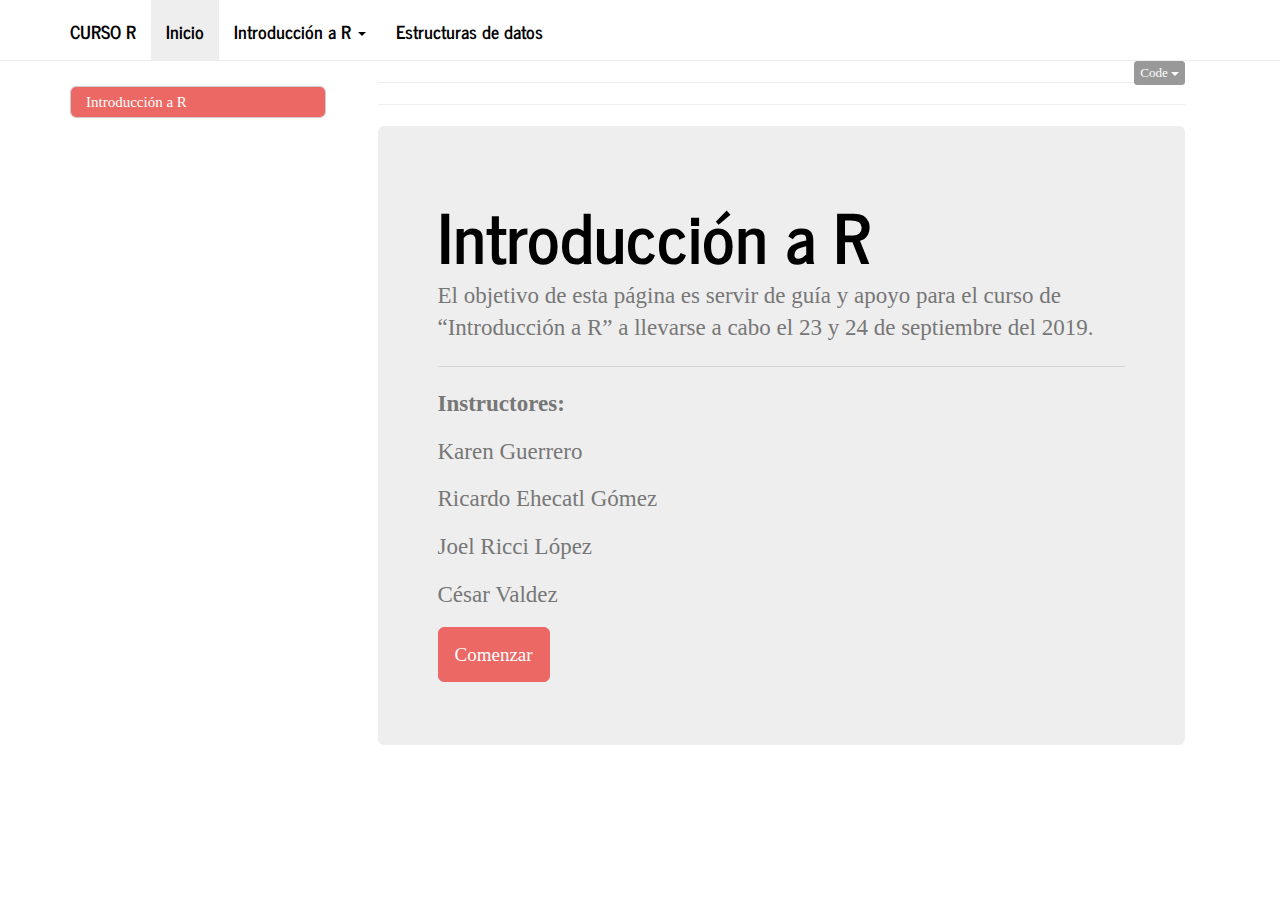
<file: docs/index.html>
<!DOCTYPE html>

<html xmlns="http://www.w3.org/1999/xhtml">

<head>

<meta charset="utf-8" />
<meta http-equiv="Content-Type" content="text/html; charset=utf-8" />
<meta name="generator" content="pandoc" />
<meta http-equiv="X-UA-Compatible" content="IE=EDGE" />




<title>index.utf8.md</title>

<script src="site_libs/jquery-1.11.3/jquery.min.js"></script>
<meta name="viewport" content="width=device-width, initial-scale=1" />
<link href="site_libs/bootstrap-3.3.5/css/journal.min.css" rel="stylesheet" />
<script src="site_libs/bootstrap-3.3.5/js/bootstrap.min.js"></script>
<script src="site_libs/bootstrap-3.3.5/shim/html5shiv.min.js"></script>
<script src="site_libs/bootstrap-3.3.5/shim/respond.min.js"></script>
<script src="site_libs/jqueryui-1.11.4/jquery-ui.min.js"></script>
<link href="site_libs/tocify-1.9.1/jquery.tocify.css" rel="stylesheet" />
<script src="site_libs/tocify-1.9.1/jquery.tocify.js"></script>
<script src="site_libs/navigation-1.1/tabsets.js"></script>
<script src="site_libs/navigation-1.1/codefolding.js"></script>
<script src="site_libs/navigation-1.1/sourceembed.js"></script>




<style type="text/css">
h1 {
  font-size: 34px;
}
h1.title {
  font-size: 38px;
}
h2 {
  font-size: 30px;
}
h3 {
  font-size: 24px;
}
h4 {
  font-size: 18px;
}
h5 {
  font-size: 16px;
}
h6 {
  font-size: 12px;
}
.table th:not([align]) {
  text-align: left;
}
#rmd-source-code {
  display: none;
}
</style>

<link rel="stylesheet" href="styles.css" type="text/css" />



<style type = "text/css">
.main-container {
  max-width: 940px;
  margin-left: auto;
  margin-right: auto;
}
code {
  color: inherit;
  background-color: rgba(0, 0, 0, 0.04);
}
img {
  max-width:100%;
}
.tabbed-pane {
  padding-top: 12px;
}
.html-widget {
  margin-bottom: 20px;
}
button.code-folding-btn:focus {
  outline: none;
}
summary {
  display: list-item;
}
</style>


<style type="text/css">
/* padding for bootstrap navbar */
body {
  padding-top: 61px;
  padding-bottom: 40px;
}
/* offset scroll position for anchor links (for fixed navbar)  */
.section h1 {
  padding-top: 66px;
  margin-top: -66px;
}
.section h2 {
  padding-top: 66px;
  margin-top: -66px;
}
.section h3 {
  padding-top: 66px;
  margin-top: -66px;
}
.section h4 {
  padding-top: 66px;
  margin-top: -66px;
}
.section h5 {
  padding-top: 66px;
  margin-top: -66px;
}
.section h6 {
  padding-top: 66px;
  margin-top: -66px;
}
.dropdown-submenu {
  position: relative;
}
.dropdown-submenu>.dropdown-menu {
  top: 0;
  left: 100%;
  margin-top: -6px;
  margin-left: -1px;
  border-radius: 0 6px 6px 6px;
}
.dropdown-submenu:hover>.dropdown-menu {
  display: block;
}
.dropdown-submenu>a:after {
  display: block;
  content: " ";
  float: right;
  width: 0;
  height: 0;
  border-color: transparent;
  border-style: solid;
  border-width: 5px 0 5px 5px;
  border-left-color: #cccccc;
  margin-top: 5px;
  margin-right: -10px;
}
.dropdown-submenu:hover>a:after {
  border-left-color: #ffffff;
}
.dropdown-submenu.pull-left {
  float: none;
}
.dropdown-submenu.pull-left>.dropdown-menu {
  left: -100%;
  margin-left: 10px;
  border-radius: 6px 0 6px 6px;
}
</style>

<script>
// manage active state of menu based on current page
$(document).ready(function () {
  // active menu anchor
  href = window.location.pathname
  href = href.substr(href.lastIndexOf('/') + 1)
  if (href === "")
    href = "index.html";
  var menuAnchor = $('a[href="' + href + '"]');

  // mark it active
  menuAnchor.parent().addClass('active');

  // if it's got a parent navbar menu mark it active as well
  menuAnchor.closest('li.dropdown').addClass('active');
});
</script>

<!-- tabsets -->

<style type="text/css">
.tabset-dropdown > .nav-tabs {
  display: inline-table;
  max-height: 500px;
  min-height: 44px;
  overflow-y: auto;
  background: white;
  border: 1px solid #ddd;
  border-radius: 4px;
}

.tabset-dropdown > .nav-tabs > li.active:before {
  content: "";
  font-family: 'Glyphicons Halflings';
  display: inline-block;
  padding: 10px;
  border-right: 1px solid #ddd;
}

.tabset-dropdown > .nav-tabs.nav-tabs-open > li.active:before {
  content: "&#xe258;";
  border: none;
}

.tabset-dropdown > .nav-tabs.nav-tabs-open:before {
  content: "";
  font-family: 'Glyphicons Halflings';
  display: inline-block;
  padding: 10px;
  border-right: 1px solid #ddd;
}

.tabset-dropdown > .nav-tabs > li.active {
  display: block;
}

.tabset-dropdown > .nav-tabs > li > a,
.tabset-dropdown > .nav-tabs > li > a:focus,
.tabset-dropdown > .nav-tabs > li > a:hover {
  border: none;
  display: inline-block;
  border-radius: 4px;
}

.tabset-dropdown > .nav-tabs.nav-tabs-open > li {
  display: block;
  float: none;
}

.tabset-dropdown > .nav-tabs > li {
  display: none;
}
</style>

<!-- code folding -->
<style type="text/css">
.code-folding-btn { margin-bottom: 4px; }
</style>



<style type="text/css">

#TOC {
  margin: 25px 0px 20px 0px;
}
@media (max-width: 768px) {
#TOC {
  position: relative;
  width: 100%;
}
}


.toc-content {
  padding-left: 30px;
  padding-right: 40px;
}

div.main-container {
  max-width: 1200px;
}

div.tocify {
  width: 20%;
  max-width: 260px;
  max-height: 85%;
}

@media (min-width: 768px) and (max-width: 991px) {
  div.tocify {
    width: 25%;
  }
}

@media (max-width: 767px) {
  div.tocify {
    width: 100%;
    max-width: none;
  }
}

.tocify ul, .tocify li {
  line-height: 20px;
}

.tocify-subheader .tocify-item {
  font-size: 0.90em;
}

.tocify .list-group-item {
  border-radius: 0px;
}


</style>



</head>

<body>


<div class="container-fluid main-container">


<!-- setup 3col/9col grid for toc_float and main content  -->
<div class="row-fluid">
<div class="col-xs-12 col-sm-4 col-md-3">
<div id="TOC" class="tocify">
</div>
</div>

<div class="toc-content col-xs-12 col-sm-8 col-md-9">




<div class="navbar navbar-default  navbar-fixed-top" role="navigation">
  <div class="container">
    <div class="navbar-header">
      <button type="button" class="navbar-toggle collapsed" data-toggle="collapse" data-target="#navbar">
        <span class="icon-bar"></span>
        <span class="icon-bar"></span>
        <span class="icon-bar"></span>
      </button>
      <a class="navbar-brand" href="index.html">Curso R</a>
    </div>
    <div id="navbar" class="navbar-collapse collapse">
      <ul class="nav navbar-nav">
        <li>
  <a href="index.html">Inicio</a>
</li>
<li class="dropdown">
  <a href="#" class="dropdown-toggle" data-toggle="dropdown" role="button" aria-expanded="false">
    Introducción a R
     
    <span class="caret"></span>
  </a>
  <ul class="dropdown-menu" role="menu">
    <li>
      <a href="intro_R_p1.html">Parte 1</a>
    </li>
    <li>
      <a href="intro_R_p2.html">Parte 2</a>
    </li>
    <li>
      <a href="intro_R_p3.html">Parte 3</a>
    </li>
  </ul>
</li>
<li>
  <a href="estructuras_de_datos.html">Estructuras de datos</a>
</li>
      </ul>
      <ul class="nav navbar-nav navbar-right">
        
      </ul>
    </div><!--/.nav-collapse -->
  </div><!--/.container -->
</div><!--/.navbar -->

<div class="fluid-row" id="header">

<div class="btn-group pull-right">
<button type="button" class="btn btn-default btn-xs dropdown-toggle" data-toggle="dropdown" aria-haspopup="true" aria-expanded="false"><span>Code</span> <span class="caret"></span></button>
<ul class="dropdown-menu" style="min-width: 50px;">
<li><a id="rmd-download-source" href="#">Download Rmd</a></li>
</ul>
</div>




</div>


<hr />
<hr />
<div class="jumbotron">
<h1 class="display-3">
Introducción a R
</h1>
<p class="lead">
El objetivo de esta página es servir de guía y apoyo para el curso de “Introducción a R” a llevarse a cabo el 23 y 24 de septiembre del 2019.
</p>
<hr class="my-4">
<p>
<strong>Instructores:</strong>
</p>
<p>
Karen Guerrero
</p>
<p>
Ricardo Ehecatl Gómez
</p>
<p>
Joel Ricci López
</p>
<p>
César Valdez
</p>
<p class="lead">
<a class="btn btn-primary btn-lg" href="./intro_R_p2.html" role="button">Comenzar</a>
</p>
</div>

<div id="rmd-source-code">[base64]</div>


</div>
</div>

</div>

<script>

// add bootstrap table styles to pandoc tables
function bootstrapStylePandocTables() {
  $('tr.header').parent('thead').parent('table').addClass('table table-condensed');
}
$(document).ready(function () {
  bootstrapStylePandocTables();
});


</script>

<!-- tabsets -->

<script>
$(document).ready(function () {
  window.buildTabsets("TOC");
});

$(document).ready(function () {
  $('.tabset-dropdown > .nav-tabs > li').click(function () {
    $(this).parent().toggleClass('nav-tabs-open')
  });
});
</script>

<!-- code folding -->
<script>
$(document).ready(function () {
  window.initializeSourceEmbed("index.Rmd");
});
</script>

<script>
$(document).ready(function ()  {

    // move toc-ignore selectors from section div to header
    $('div.section.toc-ignore')
        .removeClass('toc-ignore')
        .children('h1,h2,h3,h4,h5').addClass('toc-ignore');

    // establish options
    var options = {
      selectors: "h1,h2,h3",
      theme: "bootstrap3",
      context: '.toc-content',
      hashGenerator: function (text) {
        return text.replace(/[.\\/?&!#<>]/g, '').replace(/\s/g, '_').toLowerCase();
      },
      ignoreSelector: ".toc-ignore",
      scrollTo: 0
    };
    options.showAndHide = true;
    options.smoothScroll = true;

    // tocify
    var toc = $("#TOC").tocify(options).data("toc-tocify");
});
</script>

<!-- dynamically load mathjax for compatibility with self-contained -->
<script>
  (function () {
    var script = document.createElement("script");
    script.type = "text/javascript";
    script.src  = "https://mathjax.rstudio.com/latest/MathJax.js?config=TeX-AMS-MML_HTMLorMML";
    document.getElementsByTagName("head")[0].appendChild(script);
  })();
</script>

</body>
</html>
</file>
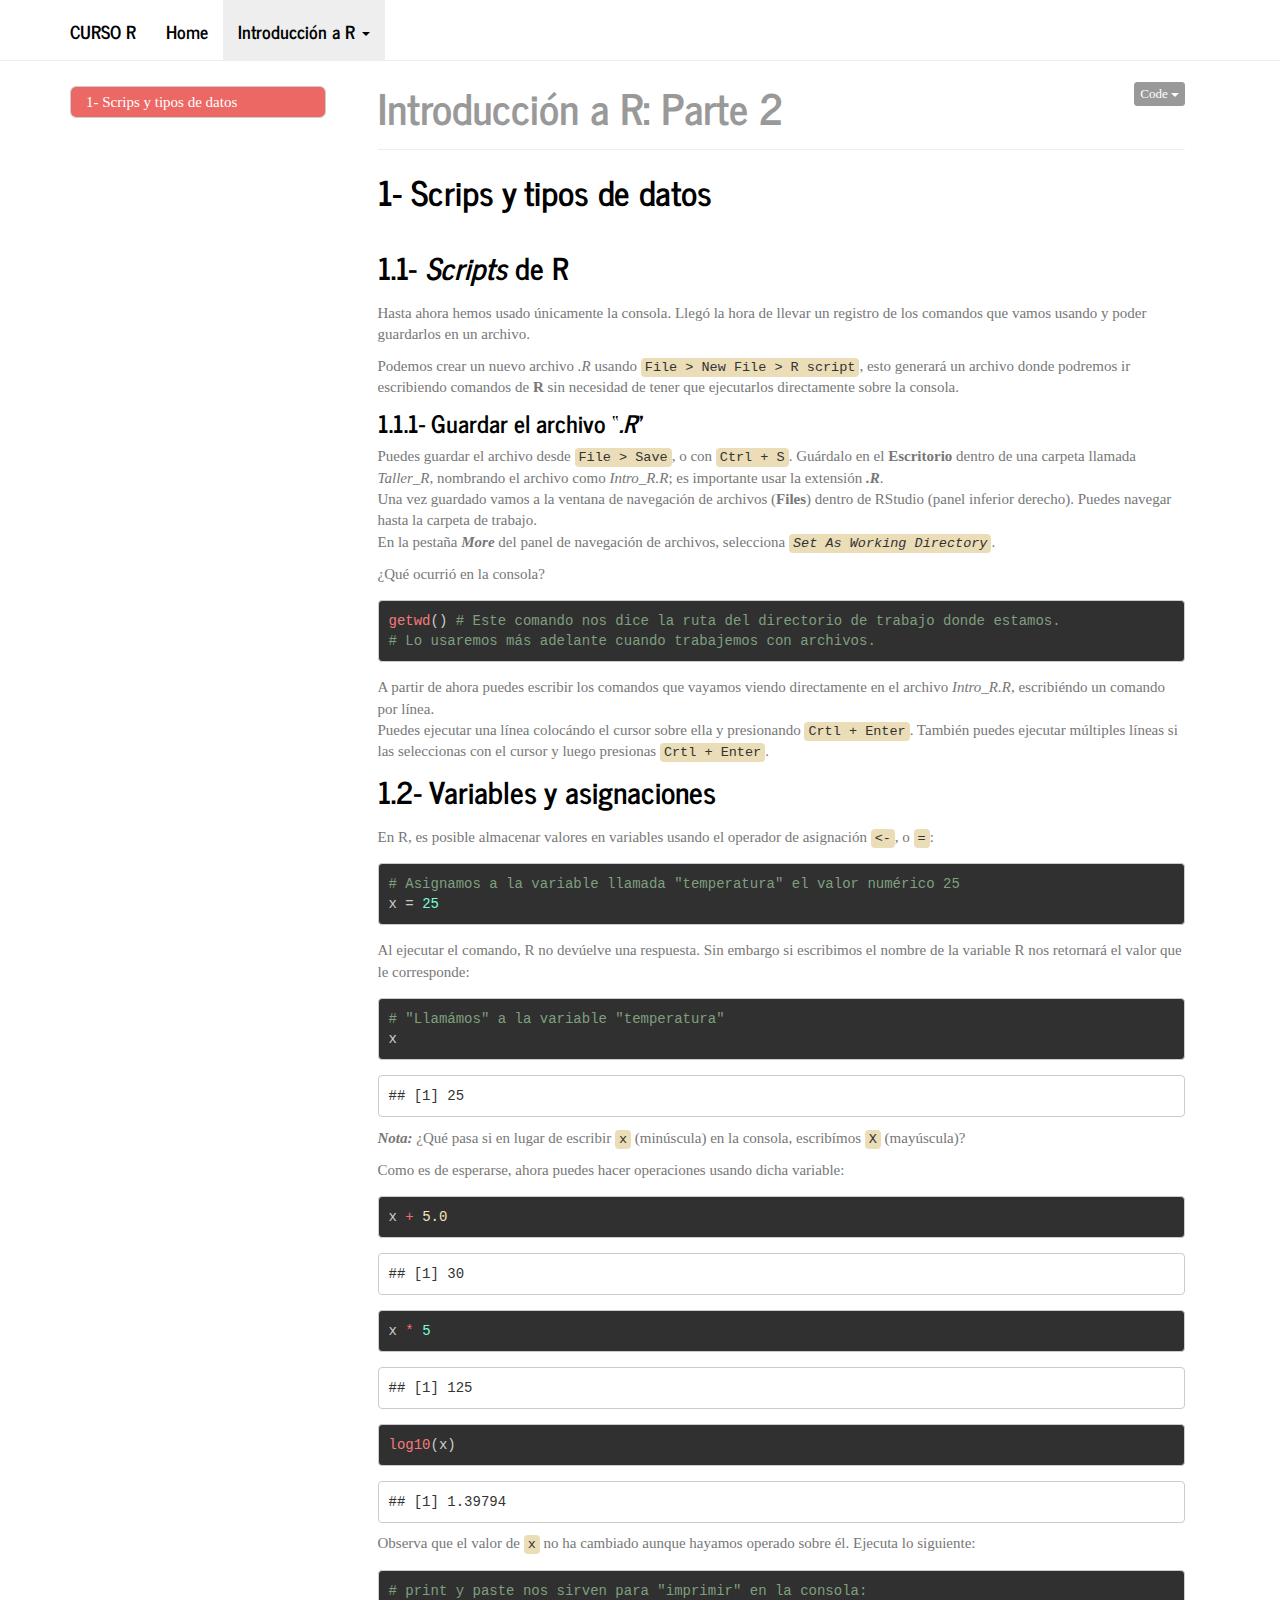
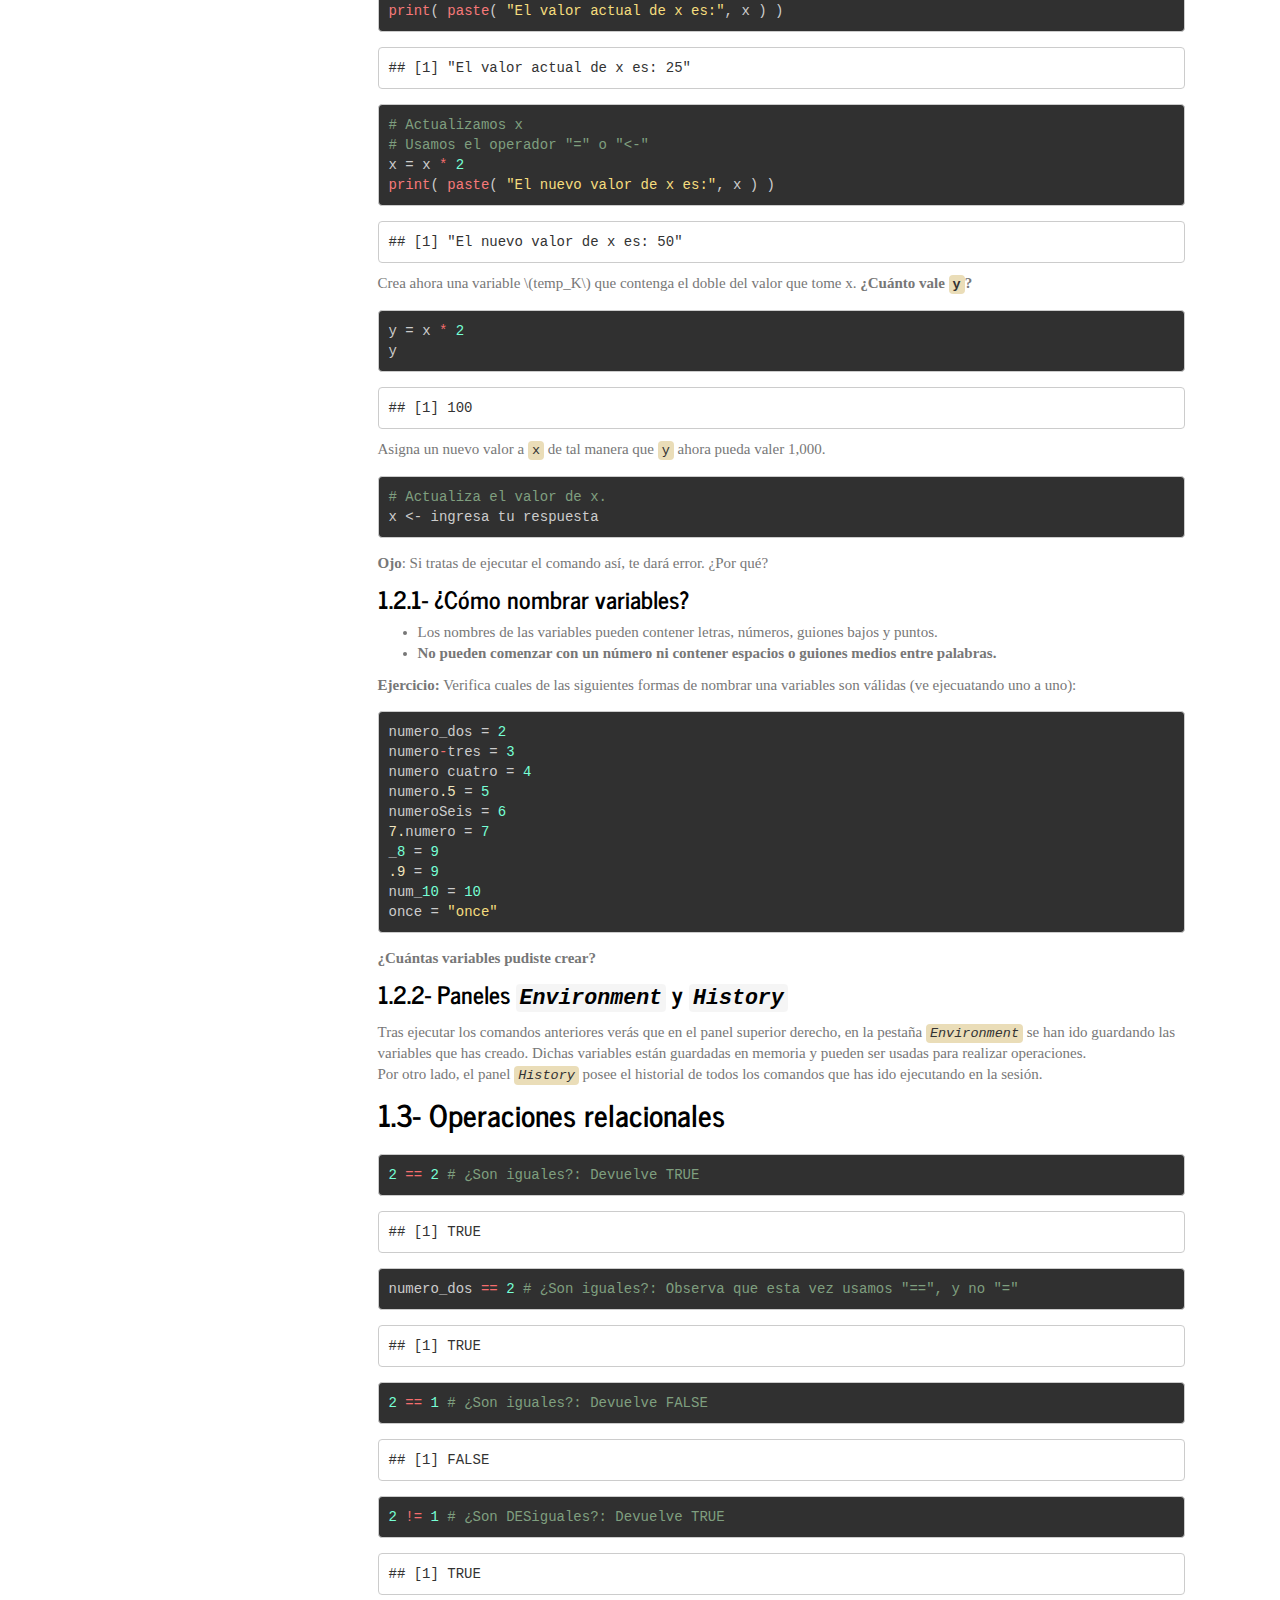
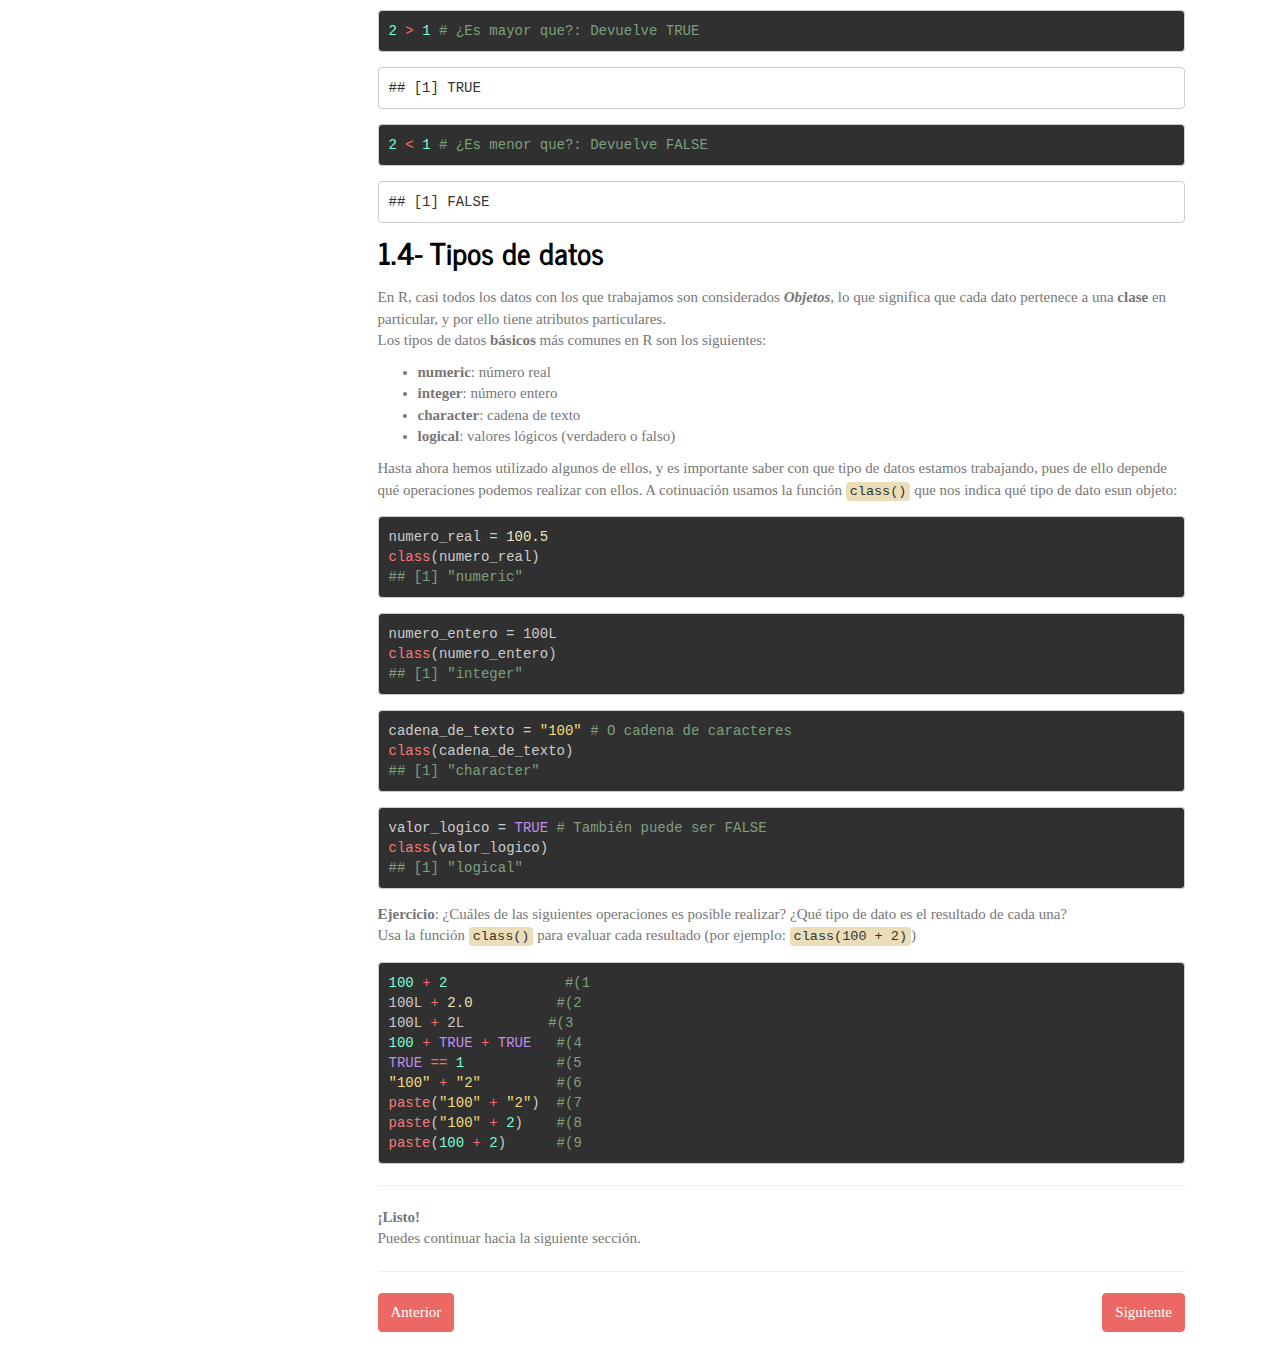
<file: docs/intro_R_p2.html>
<!DOCTYPE html>

<html xmlns="http://www.w3.org/1999/xhtml">

<head>

<meta charset="utf-8" />
<meta http-equiv="Content-Type" content="text/html; charset=utf-8" />
<meta name="generator" content="pandoc" />
<meta http-equiv="X-UA-Compatible" content="IE=EDGE" />




<title>Introducción a R: Parte 2</title>

<script src="site_libs/jquery-1.11.3/jquery.min.js"></script>
<meta name="viewport" content="width=device-width, initial-scale=1" />
<link href="site_libs/bootstrap-3.3.5/css/journal.min.css" rel="stylesheet" />
<script src="site_libs/bootstrap-3.3.5/js/bootstrap.min.js"></script>
<script src="site_libs/bootstrap-3.3.5/shim/html5shiv.min.js"></script>
<script src="site_libs/bootstrap-3.3.5/shim/respond.min.js"></script>
<script src="site_libs/jqueryui-1.11.4/jquery-ui.min.js"></script>
<link href="site_libs/tocify-1.9.1/jquery.tocify.css" rel="stylesheet" />
<script src="site_libs/tocify-1.9.1/jquery.tocify.js"></script>
<script src="site_libs/navigation-1.1/tabsets.js"></script>
<script src="site_libs/navigation-1.1/codefolding.js"></script>
<script src="site_libs/navigation-1.1/sourceembed.js"></script>


<style type="text/css">code{white-space: pre;}</style>
<style type="text/css" data-origin="pandoc">
a.sourceLine { display: inline-block; line-height: 1.25; }
a.sourceLine { pointer-events: none; color: inherit; text-decoration: inherit; }
a.sourceLine:empty { height: 1.2em; }
.sourceCode { overflow: visible; }
code.sourceCode { white-space: pre; position: relative; }
div.sourceCode { margin: 1em 0; }
pre.sourceCode { margin: 0; }
@media screen {
div.sourceCode { overflow: auto; }
}
@media print {
code.sourceCode { white-space: pre-wrap; }
a.sourceLine { text-indent: -1em; padding-left: 1em; }
}
pre.numberSource a.sourceLine
  { position: relative; left: -4em; }
pre.numberSource a.sourceLine::before
  { content: attr(data-line-number);
    position: relative; left: -1em; text-align: right; vertical-align: baseline;
    border: none; pointer-events: all; display: inline-block;
    -webkit-touch-callout: none; -webkit-user-select: none;
    -khtml-user-select: none; -moz-user-select: none;
    -ms-user-select: none; user-select: none;
    padding: 0 4px; width: 4em;
  }
pre.numberSource { margin-left: 3em;  padding-left: 4px; }
div.sourceCode
  { color: #cccccc; background-color: #303030; }
@media screen {
a.sourceLine::before { text-decoration: underline; }
}
code span.al { color: #ffcfaf; } /* Alert */
code span.an { color: #7f9f7f; font-weight: bold; } /* Annotation */
code span.at { } /* Attribute */
code span.bn { color: #dca3a3; } /* BaseN */
code span.bu { } /* BuiltIn */
code span.cf { color: #f0dfaf; } /* ControlFlow */
code span.ch { color: #dca3a3; } /* Char */
code span.cn { color: #dca3a3; font-weight: bold; } /* Constant */
code span.co { color: #7f9f7f; } /* Comment */
code span.cv { color: #7f9f7f; font-weight: bold; } /* CommentVar */
code span.do { color: #7f9f7f; } /* Documentation */
code span.dt { color: #dfdfbf; } /* DataType */
code span.dv { color: #dcdccc; } /* DecVal */
code span.er { color: #c3bf9f; } /* Error */
code span.ex { } /* Extension */
code span.fl { color: #c0bed1; } /* Float */
code span.fu { color: #efef8f; } /* Function */
code span.im { } /* Import */
code span.in { color: #7f9f7f; font-weight: bold; } /* Information */
code span.kw { color: #f0dfaf; } /* Keyword */
code span.op { color: #f0efd0; } /* Operator */
code span.ot { color: #efef8f; } /* Other */
code span.pp { color: #ffcfaf; font-weight: bold; } /* Preprocessor */
code span.sc { color: #dca3a3; } /* SpecialChar */
code span.ss { color: #cc9393; } /* SpecialString */
code span.st { color: #cc9393; } /* String */
code span.va { } /* Variable */
code span.vs { color: #cc9393; } /* VerbatimString */
code span.wa { color: #7f9f7f; font-weight: bold; } /* Warning */

</style>
<script>
// apply pandoc div.sourceCode style to pre.sourceCode instead
(function() {
  var sheets = document.styleSheets;
  for (var i = 0; i < sheets.length; i++) {
    if (sheets[i].ownerNode.dataset["origin"] !== "pandoc") continue;
    try { var rules = sheets[i].cssRules; } catch (e) { continue; }
    for (var j = 0; j < rules.length; j++) {
      var rule = rules[j];
      // check if there is a div.sourceCode rule
      if (rule.type !== rule.STYLE_RULE || rule.selectorText !== "div.sourceCode") continue;
      var style = rule.style.cssText;
      // check if color or background-color is set
      if (rule.style.color === '' && rule.style.backgroundColor === '') continue;
      // replace div.sourceCode by a pre.sourceCode rule
      sheets[i].deleteRule(j);
      sheets[i].insertRule('pre.sourceCode{' + style + '}', j);
    }
  }
})();
</script>
<style type="text/css">
  pre:not([class]) {
    background-color: white;
  }
</style>


<style type="text/css">
h1 {
  font-size: 34px;
}
h1.title {
  font-size: 38px;
}
h2 {
  font-size: 30px;
}
h3 {
  font-size: 24px;
}
h4 {
  font-size: 18px;
}
h5 {
  font-size: 16px;
}
h6 {
  font-size: 12px;
}
.table th:not([align]) {
  text-align: left;
}
#rmd-source-code {
  display: none;
}
</style>

<link rel="stylesheet" href="styles.css" type="text/css" />



<style type = "text/css">
.main-container {
  max-width: 940px;
  margin-left: auto;
  margin-right: auto;
}
code {
  color: inherit;
  background-color: rgba(0, 0, 0, 0.04);
}
img {
  max-width:100%;
}
.tabbed-pane {
  padding-top: 12px;
}
.html-widget {
  margin-bottom: 20px;
}
button.code-folding-btn:focus {
  outline: none;
}
summary {
  display: list-item;
}
</style>


<style type="text/css">
/* padding for bootstrap navbar */
body {
  padding-top: 61px;
  padding-bottom: 40px;
}
/* offset scroll position for anchor links (for fixed navbar)  */
.section h1 {
  padding-top: 66px;
  margin-top: -66px;
}
.section h2 {
  padding-top: 66px;
  margin-top: -66px;
}
.section h3 {
  padding-top: 66px;
  margin-top: -66px;
}
.section h4 {
  padding-top: 66px;
  margin-top: -66px;
}
.section h5 {
  padding-top: 66px;
  margin-top: -66px;
}
.section h6 {
  padding-top: 66px;
  margin-top: -66px;
}
.dropdown-submenu {
  position: relative;
}
.dropdown-submenu>.dropdown-menu {
  top: 0;
  left: 100%;
  margin-top: -6px;
  margin-left: -1px;
  border-radius: 0 6px 6px 6px;
}
.dropdown-submenu:hover>.dropdown-menu {
  display: block;
}
.dropdown-submenu>a:after {
  display: block;
  content: " ";
  float: right;
  width: 0;
  height: 0;
  border-color: transparent;
  border-style: solid;
  border-width: 5px 0 5px 5px;
  border-left-color: #cccccc;
  margin-top: 5px;
  margin-right: -10px;
}
.dropdown-submenu:hover>a:after {
  border-left-color: #ffffff;
}
.dropdown-submenu.pull-left {
  float: none;
}
.dropdown-submenu.pull-left>.dropdown-menu {
  left: -100%;
  margin-left: 10px;
  border-radius: 6px 0 6px 6px;
}
</style>

<script>
// manage active state of menu based on current page
$(document).ready(function () {
  // active menu anchor
  href = window.location.pathname
  href = href.substr(href.lastIndexOf('/') + 1)
  if (href === "")
    href = "index.html";
  var menuAnchor = $('a[href="' + href + '"]');

  // mark it active
  menuAnchor.parent().addClass('active');

  // if it's got a parent navbar menu mark it active as well
  menuAnchor.closest('li.dropdown').addClass('active');
});
</script>

<!-- tabsets -->

<style type="text/css">
.tabset-dropdown > .nav-tabs {
  display: inline-table;
  max-height: 500px;
  min-height: 44px;
  overflow-y: auto;
  background: white;
  border: 1px solid #ddd;
  border-radius: 4px;
}

.tabset-dropdown > .nav-tabs > li.active:before {
  content: "";
  font-family: 'Glyphicons Halflings';
  display: inline-block;
  padding: 10px;
  border-right: 1px solid #ddd;
}

.tabset-dropdown > .nav-tabs.nav-tabs-open > li.active:before {
  content: "&#xe258;";
  border: none;
}

.tabset-dropdown > .nav-tabs.nav-tabs-open:before {
  content: "";
  font-family: 'Glyphicons Halflings';
  display: inline-block;
  padding: 10px;
  border-right: 1px solid #ddd;
}

.tabset-dropdown > .nav-tabs > li.active {
  display: block;
}

.tabset-dropdown > .nav-tabs > li > a,
.tabset-dropdown > .nav-tabs > li > a:focus,
.tabset-dropdown > .nav-tabs > li > a:hover {
  border: none;
  display: inline-block;
  border-radius: 4px;
}

.tabset-dropdown > .nav-tabs.nav-tabs-open > li {
  display: block;
  float: none;
}

.tabset-dropdown > .nav-tabs > li {
  display: none;
}
</style>

<!-- code folding -->
<style type="text/css">
.code-folding-btn { margin-bottom: 4px; }
</style>



<style type="text/css">

#TOC {
  margin: 25px 0px 20px 0px;
}
@media (max-width: 768px) {
#TOC {
  position: relative;
  width: 100%;
}
}


.toc-content {
  padding-left: 30px;
  padding-right: 40px;
}

div.main-container {
  max-width: 1200px;
}

div.tocify {
  width: 20%;
  max-width: 260px;
  max-height: 85%;
}

@media (min-width: 768px) and (max-width: 991px) {
  div.tocify {
    width: 25%;
  }
}

@media (max-width: 767px) {
  div.tocify {
    width: 100%;
    max-width: none;
  }
}

.tocify ul, .tocify li {
  line-height: 20px;
}

.tocify-subheader .tocify-item {
  font-size: 0.90em;
}

.tocify .list-group-item {
  border-radius: 0px;
}


</style>



</head>

<body>


<div class="container-fluid main-container">


<!-- setup 3col/9col grid for toc_float and main content  -->
<div class="row-fluid">
<div class="col-xs-12 col-sm-4 col-md-3">
<div id="TOC" class="tocify">
</div>
</div>

<div class="toc-content col-xs-12 col-sm-8 col-md-9">




<div class="navbar navbar-default  navbar-fixed-top" role="navigation">
  <div class="container">
    <div class="navbar-header">
      <button type="button" class="navbar-toggle collapsed" data-toggle="collapse" data-target="#navbar">
        <span class="icon-bar"></span>
        <span class="icon-bar"></span>
        <span class="icon-bar"></span>
      </button>
      <a class="navbar-brand" href="index.html">Curso R</a>
    </div>
    <div id="navbar" class="navbar-collapse collapse">
      <ul class="nav navbar-nav">
        <li>
  <a href="index.html">Home</a>
</li>
<li class="dropdown">
  <a href="#" class="dropdown-toggle" data-toggle="dropdown" role="button" aria-expanded="false">
    Introducción a R
     
    <span class="caret"></span>
  </a>
  <ul class="dropdown-menu" role="menu">
    <li>
      <a href="intro_R_p1.html">Parte 1</a>
    </li>
    <li>
      <a href="intro_R_p2.html">Parte 2</a>
    </li>
    <li>
      <a href="intro_R_p3.html">Parte 3</a>
    </li>
  </ul>
</li>
      </ul>
      <ul class="nav navbar-nav navbar-right">
        
      </ul>
    </div><!--/.nav-collapse -->
  </div><!--/.container -->
</div><!--/.navbar -->

<div class="fluid-row" id="header">

<div class="btn-group pull-right">
<button type="button" class="btn btn-default btn-xs dropdown-toggle" data-toggle="dropdown" aria-haspopup="true" aria-expanded="false"><span>Code</span> <span class="caret"></span></button>
<ul class="dropdown-menu" style="min-width: 50px;">
<li><a id="rmd-download-source" href="#">Download Rmd</a></li>
</ul>
</div>



<h1 class="title toc-ignore">Introducción a R: Parte 2</h1>

</div>


<hr />
<div id="scrips-y-tipos-de-datos" class="section level1">
<h1><span class="header-section-number">1</span> Scrips y tipos de datos</h1>
<div id="scripts-de-r" class="section level2">
<h2><span class="header-section-number">1.1</span> <em>Scripts</em> de R</h2>
<p>Hasta ahora hemos usado únicamente la consola. Llegó la hora de llevar un registro de los comandos que vamos usando y poder guardarlos en un archivo.</p>
<p>Podemos crear un nuevo archivo <em>.R</em> usando <code>File &gt; New File &gt; R script</code>, esto generará un archivo donde podremos ir escribiendo comandos de <strong>R</strong> sin necesidad de tener que ejecutarlos directamente sobre la consola.</p>
<div id="guardar-el-archivo-.r" class="section level3">
<h3><span class="header-section-number">1.1.1</span> Guardar el archivo “<em>.R</em>”</h3>
<p>Puedes guardar el archivo desde <code>File &gt; Save</code>, o con <code>Ctrl + S</code>. Guárdalo en el <strong>Escritorio</strong> dentro de una carpeta llamada <em>Taller_R</em>, nombrando el archivo como <em>Intro_R.R</em>; es importante usar la extensión <strong><em>.R</em></strong>.<br />
Una vez guardado vamos a la ventana de navegación de archivos (<strong>Files</strong>) dentro de RStudio (panel inferior derecho). Puedes navegar hasta la carpeta de trabajo.<br />
En la pestaña <strong><em>More</em></strong> del panel de navegación de archivos, selecciona <em><code>Set As Working Directory</code></em>.</p>
<p>¿Qué ocurrió en la consola?</p>
<div class="sourceCode" id="cb1"><pre class="sourceCode r"><code class="sourceCode r"><a class="sourceLine" id="cb1-1" data-line-number="1"><span class="kw">getwd</span>() <span class="co"># Este comando nos dice la ruta del directorio de trabajo donde estamos.</span></a>
<a class="sourceLine" id="cb1-2" data-line-number="2"><span class="co"># Lo usaremos más adelante cuando trabajemos con archivos.</span></a></code></pre></div>
<p>A partir de ahora puedes escribir los comandos que vayamos viendo directamente en el archivo <em>Intro_R.R</em>, escribiéndo un comando por línea.<br />
Puedes ejecutar una línea colocándo el cursor sobre ella y presionando <code>Crtl + Enter</code>. También puedes ejecutar múltiples líneas si las seleccionas con el cursor y luego presionas <code>Crtl + Enter</code>.</p>
</div>
</div>
<div id="variables-y-asignaciones" class="section level2">
<h2><span class="header-section-number">1.2</span> Variables y asignaciones</h2>
<p>En R, es posible almacenar valores en variables usando el operador de asignación <code>&lt;-</code>, o <code>=</code>:</p>
<div class="sourceCode" id="cb2"><pre class="sourceCode r"><code class="sourceCode r"><a class="sourceLine" id="cb2-1" data-line-number="1"><span class="co"># Asignamos a la variable llamada &quot;temperatura&quot; el valor numérico 25</span></a>
<a class="sourceLine" id="cb2-2" data-line-number="2">x =<span class="st"> </span><span class="dv">25</span></a></code></pre></div>
<p>Al ejecutar el comando, R no devúelve una respuesta. Sin embargo si escribimos el nombre de la variable R nos retornará el valor que le corresponde:</p>
<div class="sourceCode" id="cb3"><pre class="sourceCode r"><code class="sourceCode r"><a class="sourceLine" id="cb3-1" data-line-number="1"><span class="co"># &quot;Llamámos&quot; a la variable &quot;temperatura&quot;</span></a>
<a class="sourceLine" id="cb3-2" data-line-number="2">x</a></code></pre></div>
<pre><code>## [1] 25</code></pre>
<p><strong><em>Nota:</em></strong> ¿Qué pasa si en lugar de escribir <code>x</code> (minúscula) en la consola, escribímos <code>X</code> (mayúscula)?</p>
<p>Como es de esperarse, ahora puedes hacer operaciones usando dicha variable:</p>
<div class="sourceCode" id="cb5"><pre class="sourceCode r"><code class="sourceCode r"><a class="sourceLine" id="cb5-1" data-line-number="1">x <span class="op">+</span><span class="st"> </span><span class="fl">5.0</span></a></code></pre></div>
<pre><code>## [1] 30</code></pre>
<div class="sourceCode" id="cb7"><pre class="sourceCode r"><code class="sourceCode r"><a class="sourceLine" id="cb7-1" data-line-number="1">x <span class="op">*</span><span class="st"> </span><span class="dv">5</span></a></code></pre></div>
<pre><code>## [1] 125</code></pre>
<div class="sourceCode" id="cb9"><pre class="sourceCode r"><code class="sourceCode r"><a class="sourceLine" id="cb9-1" data-line-number="1"><span class="kw">log10</span>(x)</a></code></pre></div>
<pre><code>## [1] 1.39794</code></pre>
<p>Observa que el valor de <code>x</code> no ha cambiado aunque hayamos operado sobre él. Ejecuta lo siguiente:</p>
<div class="sourceCode" id="cb11"><pre class="sourceCode r"><code class="sourceCode r"><a class="sourceLine" id="cb11-1" data-line-number="1"><span class="co"># print y paste nos sirven para &quot;imprimir&quot; en la consola:</span></a>
<a class="sourceLine" id="cb11-2" data-line-number="2"><span class="kw">print</span>( <span class="kw">paste</span>( <span class="st">&quot;El valor actual de x es:&quot;</span>, x ) )</a></code></pre></div>
<pre><code>## [1] &quot;El valor actual de x es: 25&quot;</code></pre>
<div class="sourceCode" id="cb13"><pre class="sourceCode r"><code class="sourceCode r"><a class="sourceLine" id="cb13-1" data-line-number="1"><span class="co"># Actualizamos x</span></a>
<a class="sourceLine" id="cb13-2" data-line-number="2"><span class="co"># Usamos el operador &quot;=&quot; o &quot;&lt;-&quot;</span></a>
<a class="sourceLine" id="cb13-3" data-line-number="3">x =<span class="st"> </span>x <span class="op">*</span><span class="st"> </span><span class="dv">2</span> </a>
<a class="sourceLine" id="cb13-4" data-line-number="4"><span class="kw">print</span>( <span class="kw">paste</span>( <span class="st">&quot;El nuevo valor de x es:&quot;</span>, x ) )</a></code></pre></div>
<pre><code>## [1] &quot;El nuevo valor de x es: 50&quot;</code></pre>
<p>Crea ahora una variable <span class="math inline">\(temp_K\)</span> que contenga el doble del valor que tome x. <strong>¿Cuánto vale <code>y</code>?</strong></p>
<div class="sourceCode" id="cb15"><pre class="sourceCode r"><code class="sourceCode r"><a class="sourceLine" id="cb15-1" data-line-number="1">y =<span class="st"> </span>x <span class="op">*</span><span class="st"> </span><span class="dv">2</span></a>
<a class="sourceLine" id="cb15-2" data-line-number="2">y</a></code></pre></div>
<pre><code>## [1] 100</code></pre>
<p>Asigna un nuevo valor a <code>x</code> de tal manera que <code>y</code> ahora pueda valer 1,000.</p>
<div class="sourceCode" id="cb17"><pre class="sourceCode r"><code class="sourceCode r"><a class="sourceLine" id="cb17-1" data-line-number="1"><span class="co"># Actualiza el valor de x.</span></a>
<a class="sourceLine" id="cb17-2" data-line-number="2">x &lt;-<span class="st"> </span>ingresa tu respuesta</a></code></pre></div>
<p><strong>Ojo</strong>: Si tratas de ejecutar el comando así, te dará error. ¿Por qué?</p>
<div id="como-nombrar-variables" class="section level3">
<h3><span class="header-section-number">1.2.1</span> ¿Cómo nombrar variables?</h3>
<ul>
<li>Los nombres de las variables pueden contener letras, números, guiones bajos y puntos.</li>
<li><strong>No pueden comenzar con un número ni contener espacios o guiones medios entre palabras.</strong></li>
</ul>
<p><strong>Ejercicio:</strong> Verifica cuales de las siguientes formas de nombrar una variables son válidas (ve ejecuatando uno a uno):</p>
<div class="sourceCode" id="cb18"><pre class="sourceCode r"><code class="sourceCode r"><a class="sourceLine" id="cb18-1" data-line-number="1">numero_dos =<span class="st"> </span><span class="dv">2</span></a>
<a class="sourceLine" id="cb18-2" data-line-number="2">numero<span class="op">-</span>tres =<span class="st"> </span><span class="dv">3</span></a>
<a class="sourceLine" id="cb18-3" data-line-number="3">numero cuatro =<span class="st"> </span><span class="dv">4</span></a>
<a class="sourceLine" id="cb18-4" data-line-number="4">numero<span class="fl">.5</span> =<span class="st"> </span><span class="dv">5</span></a>
<a class="sourceLine" id="cb18-5" data-line-number="5">numeroSeis =<span class="st"> </span><span class="dv">6</span></a>
<a class="sourceLine" id="cb18-6" data-line-number="6"><span class="fl">7.</span>numero =<span class="st"> </span><span class="dv">7</span></a>
<a class="sourceLine" id="cb18-7" data-line-number="7">_<span class="dv">8</span> =<span class="st"> </span><span class="dv">9</span></a>
<a class="sourceLine" id="cb18-8" data-line-number="8"><span class="fl">.9</span> =<span class="st"> </span><span class="dv">9</span></a>
<a class="sourceLine" id="cb18-9" data-line-number="9">num_<span class="dv">10</span> =<span class="st"> </span><span class="dv">10</span></a>
<a class="sourceLine" id="cb18-10" data-line-number="10">once =<span class="st"> &quot;once&quot;</span></a></code></pre></div>
<p><strong>¿Cuántas variables pudiste crear?</strong></p>
</div>
<div id="paneles-environment-y-history" class="section level3">
<h3><span class="header-section-number">1.2.2</span> Paneles <em><code>Environment</code></em> y <em><code>History</code></em></h3>
<p>Tras ejecutar los comandos anteriores verás que en el panel superior derecho, en la pestaña <em><code>Environment</code></em> se han ido guardando las variables que has creado. Dichas variables están guardadas en memoria y pueden ser usadas para realizar operaciones.<br />
Por otro lado, el panel <em><code>History</code></em> posee el historial de todos los comandos que has ido ejecutando en la sesión.</p>
</div>
</div>
<div id="operaciones-relacionales" class="section level2">
<h2><span class="header-section-number">1.3</span> Operaciones relacionales</h2>
<div class="sourceCode" id="cb19"><pre class="sourceCode r"><code class="sourceCode r"><a class="sourceLine" id="cb19-1" data-line-number="1"><span class="dv">2</span> <span class="op">==</span><span class="st"> </span><span class="dv">2</span> <span class="co"># ¿Son iguales?: Devuelve TRUE</span></a></code></pre></div>
<pre><code>## [1] TRUE</code></pre>
<div class="sourceCode" id="cb21"><pre class="sourceCode r"><code class="sourceCode r"><a class="sourceLine" id="cb21-1" data-line-number="1">numero_dos <span class="op">==</span><span class="st"> </span><span class="dv">2</span> <span class="co"># ¿Son iguales?: Observa que esta vez usamos &quot;==&quot;, y no &quot;=&quot;</span></a></code></pre></div>
<pre><code>## [1] TRUE</code></pre>
<div class="sourceCode" id="cb23"><pre class="sourceCode r"><code class="sourceCode r"><a class="sourceLine" id="cb23-1" data-line-number="1"><span class="dv">2</span> <span class="op">==</span><span class="st"> </span><span class="dv">1</span> <span class="co"># ¿Son iguales?: Devuelve FALSE</span></a></code></pre></div>
<pre><code>## [1] FALSE</code></pre>
<div class="sourceCode" id="cb25"><pre class="sourceCode r"><code class="sourceCode r"><a class="sourceLine" id="cb25-1" data-line-number="1"><span class="dv">2</span> <span class="op">!=</span><span class="st"> </span><span class="dv">1</span> <span class="co"># ¿Son DESiguales?: Devuelve TRUE</span></a></code></pre></div>
<pre><code>## [1] TRUE</code></pre>
<div class="sourceCode" id="cb27"><pre class="sourceCode r"><code class="sourceCode r"><a class="sourceLine" id="cb27-1" data-line-number="1"><span class="dv">2</span> <span class="op">&gt;</span><span class="st"> </span><span class="dv">1</span> <span class="co"># ¿Es mayor que?: Devuelve TRUE</span></a></code></pre></div>
<pre><code>## [1] TRUE</code></pre>
<div class="sourceCode" id="cb29"><pre class="sourceCode r"><code class="sourceCode r"><a class="sourceLine" id="cb29-1" data-line-number="1"><span class="dv">2</span> <span class="op">&lt;</span><span class="st"> </span><span class="dv">1</span> <span class="co"># ¿Es menor que?: Devuelve FALSE</span></a></code></pre></div>
<pre><code>## [1] FALSE</code></pre>
</div>
<div id="tipos-de-datos" class="section level2">
<h2><span class="header-section-number">1.4</span> Tipos de datos</h2>
<p>En R, casi todos los datos con los que trabajamos son considerados <strong><em>Objetos</em></strong>, lo que significa que cada dato pertenece a una <strong>clase</strong> en particular, y por ello tiene atributos particulares.<br />
Los tipos de datos <strong>básicos</strong> más comunes en R son los siguientes:</p>
<ul>
<li><strong>numeric</strong>: número real</li>
<li><strong>integer</strong>: número entero</li>
<li><strong>character</strong>: cadena de texto</li>
<li><strong>logical</strong>: valores lógicos (verdadero o falso)</li>
</ul>
<p>Hasta ahora hemos utilizado algunos de ellos, y es importante saber con que tipo de datos estamos trabajando, pues de ello depende qué operaciones podemos realizar con ellos. A cotinuación usamos la función <code>class()</code> que nos indica qué tipo de dato esun objeto:</p>
<div class="sourceCode" id="cb31"><pre class="sourceCode r"><code class="sourceCode r"><a class="sourceLine" id="cb31-1" data-line-number="1">numero_real =<span class="st"> </span><span class="fl">100.5</span></a>
<a class="sourceLine" id="cb31-2" data-line-number="2"><span class="kw">class</span>(numero_real)</a>
<a class="sourceLine" id="cb31-3" data-line-number="3"><span class="co">## [1] &quot;numeric&quot;</span></a></code></pre></div>
<div class="sourceCode" id="cb32"><pre class="sourceCode r"><code class="sourceCode r"><a class="sourceLine" id="cb32-1" data-line-number="1">numero_entero =<span class="st"> </span>100L</a>
<a class="sourceLine" id="cb32-2" data-line-number="2"><span class="kw">class</span>(numero_entero)</a>
<a class="sourceLine" id="cb32-3" data-line-number="3"><span class="co">## [1] &quot;integer&quot;</span></a></code></pre></div>
<div class="sourceCode" id="cb33"><pre class="sourceCode r"><code class="sourceCode r"><a class="sourceLine" id="cb33-1" data-line-number="1">cadena_de_texto =<span class="st"> &quot;100&quot;</span> <span class="co"># O cadena de caracteres</span></a>
<a class="sourceLine" id="cb33-2" data-line-number="2"><span class="kw">class</span>(cadena_de_texto)</a>
<a class="sourceLine" id="cb33-3" data-line-number="3"><span class="co">## [1] &quot;character&quot;</span></a></code></pre></div>
<div class="sourceCode" id="cb34"><pre class="sourceCode r"><code class="sourceCode r"><a class="sourceLine" id="cb34-1" data-line-number="1">valor_logico =<span class="st"> </span><span class="ot">TRUE</span> <span class="co"># También puede ser FALSE</span></a>
<a class="sourceLine" id="cb34-2" data-line-number="2"><span class="kw">class</span>(valor_logico)</a>
<a class="sourceLine" id="cb34-3" data-line-number="3"><span class="co">## [1] &quot;logical&quot;</span></a></code></pre></div>
<p><strong>Ejercicio</strong>: ¿Cuáles de las siguientes operaciones es posible realizar? ¿Qué tipo de dato es el resultado de cada una?<br />
Usa la función <code>class()</code> para evaluar cada resultado (por ejemplo: <code>class(100 + 2)</code>)</p>
<div class="sourceCode" id="cb35"><pre class="sourceCode r"><code class="sourceCode r"><a class="sourceLine" id="cb35-1" data-line-number="1"><span class="dv">100</span> <span class="op">+</span><span class="st"> </span><span class="dv">2</span>              <span class="co">#(1</span></a>
<a class="sourceLine" id="cb35-2" data-line-number="2">100L <span class="op">+</span><span class="st"> </span><span class="fl">2.0</span>          <span class="co">#(2</span></a>
<a class="sourceLine" id="cb35-3" data-line-number="3">100L <span class="op">+</span><span class="st"> </span>2L          <span class="co">#(3</span></a>
<a class="sourceLine" id="cb35-4" data-line-number="4"><span class="dv">100</span> <span class="op">+</span><span class="st"> </span><span class="ot">TRUE</span> <span class="op">+</span><span class="st"> </span><span class="ot">TRUE</span>   <span class="co">#(4</span></a>
<a class="sourceLine" id="cb35-5" data-line-number="5"><span class="ot">TRUE</span> <span class="op">==</span><span class="st"> </span><span class="dv">1</span>           <span class="co">#(5</span></a>
<a class="sourceLine" id="cb35-6" data-line-number="6"><span class="st">&quot;100&quot;</span> <span class="op">+</span><span class="st"> &quot;2&quot;</span>         <span class="co">#(6</span></a>
<a class="sourceLine" id="cb35-7" data-line-number="7"><span class="kw">paste</span>(<span class="st">&quot;100&quot;</span> <span class="op">+</span><span class="st"> &quot;2&quot;</span>)  <span class="co">#(7</span></a>
<a class="sourceLine" id="cb35-8" data-line-number="8"><span class="kw">paste</span>(<span class="st">&quot;100&quot;</span> <span class="op">+</span><span class="st"> </span><span class="dv">2</span>)    <span class="co">#(8</span></a>
<a class="sourceLine" id="cb35-9" data-line-number="9"><span class="kw">paste</span>(<span class="dv">100</span> <span class="op">+</span><span class="st"> </span><span class="dv">2</span>)      <span class="co">#(9</span></a></code></pre></div>
<hr />
<p><strong>¡Listo!</strong><br />
Puedes continuar hacia la siguiente sección.</p>
<hr />
<button type="button" class="btn btn-primary pull-left">
Anterior
</button>
<button type="button" class="btn btn-primary pull-right">
Siguiente
</button>
</div>
</div>

<div id="rmd-source-code">[base64]/[base64]/[base64]/[base64]/UG9yIHF1w6k/CgoKIyMjIMK/Q8OzbW8gbm9tYnJhciB2YXJpYWJsZXM/[base64]/[base64]</div>


</div>
</div>

</div>

<script>

// add bootstrap table styles to pandoc tables
function bootstrapStylePandocTables() {
  $('tr.header').parent('thead').parent('table').addClass('table table-condensed');
}
$(document).ready(function () {
  bootstrapStylePandocTables();
});


</script>

<!-- tabsets -->

<script>
$(document).ready(function () {
  window.buildTabsets("TOC");
});

$(document).ready(function () {
  $('.tabset-dropdown > .nav-tabs > li').click(function () {
    $(this).parent().toggleClass('nav-tabs-open')
  });
});
</script>

<!-- code folding -->
<script>
$(document).ready(function () {
  window.initializeSourceEmbed("intro_R_p2.rmd");
});
</script>

<script>
$(document).ready(function ()  {

    // move toc-ignore selectors from section div to header
    $('div.section.toc-ignore')
        .removeClass('toc-ignore')
        .children('h1,h2,h3,h4,h5').addClass('toc-ignore');

    // establish options
    var options = {
      selectors: "h1,h2,h3",
      theme: "bootstrap3",
      context: '.toc-content',
      hashGenerator: function (text) {
        return text.replace(/[.\\/?&!#<>]/g, '').replace(/\s/g, '_').toLowerCase();
      },
      ignoreSelector: ".toc-ignore",
      scrollTo: 0
    };
    options.showAndHide = true;
    options.smoothScroll = true;

    // tocify
    var toc = $("#TOC").tocify(options).data("toc-tocify");
});
</script>

<!-- dynamically load mathjax for compatibility with self-contained -->
<script>
  (function () {
    var script = document.createElement("script");
    script.type = "text/javascript";
    script.src  = "https://mathjax.rstudio.com/latest/MathJax.js?config=TeX-AMS-MML_HTMLorMML";
    document.getElementsByTagName("head")[0].appendChild(script);
  })();
</script>

</body>
</html>
</file>
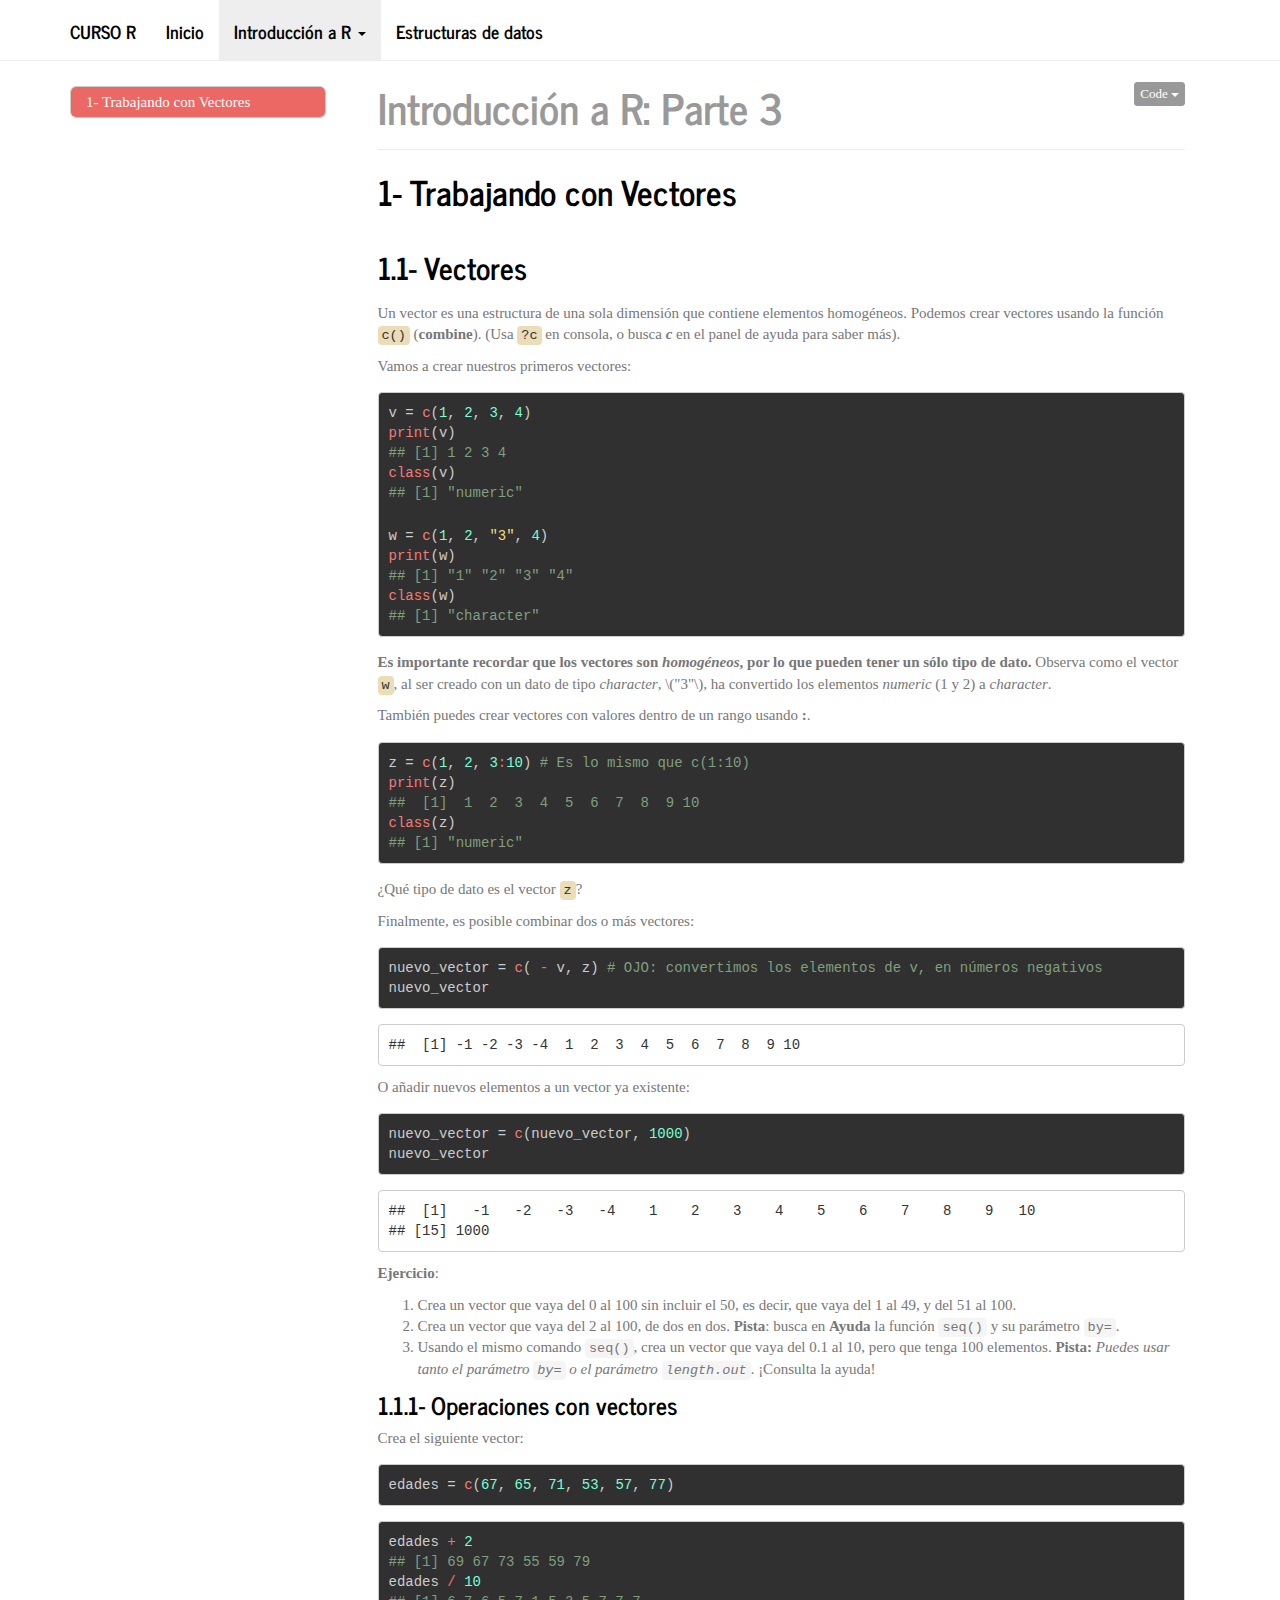
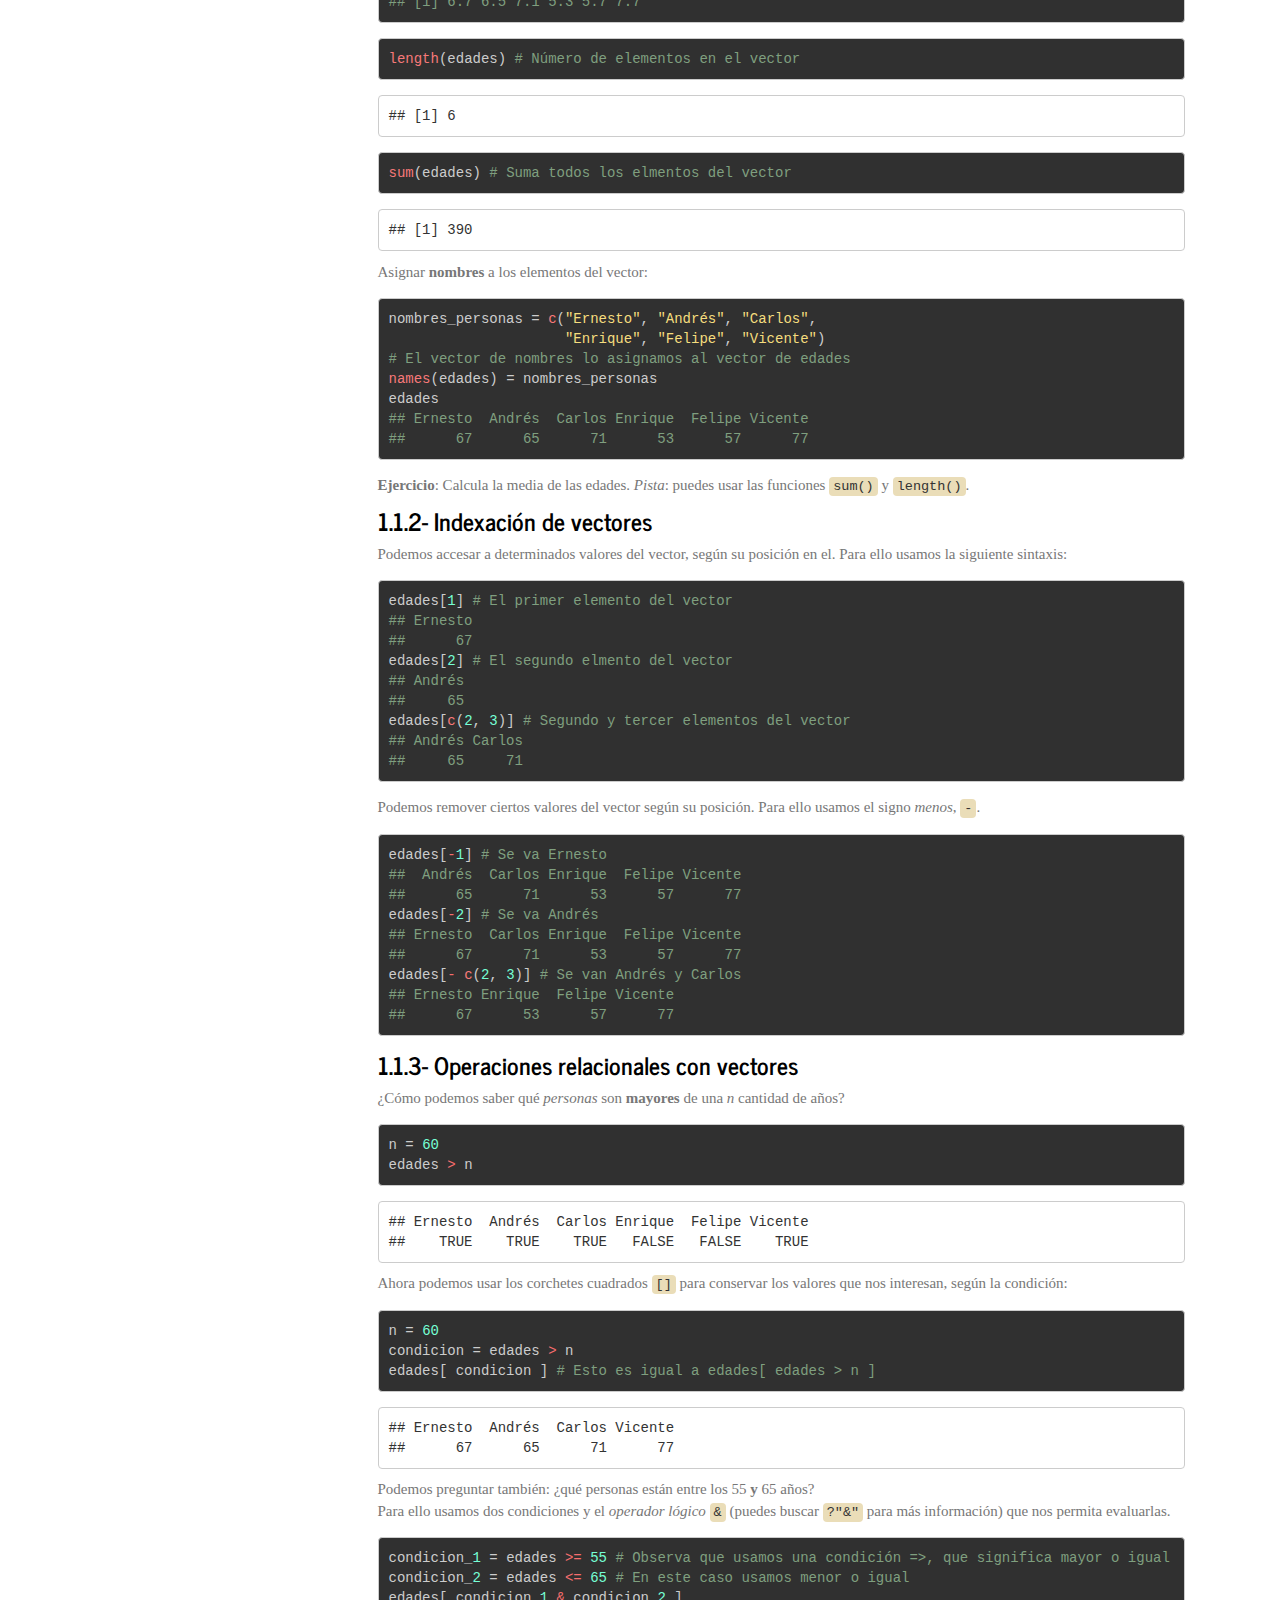
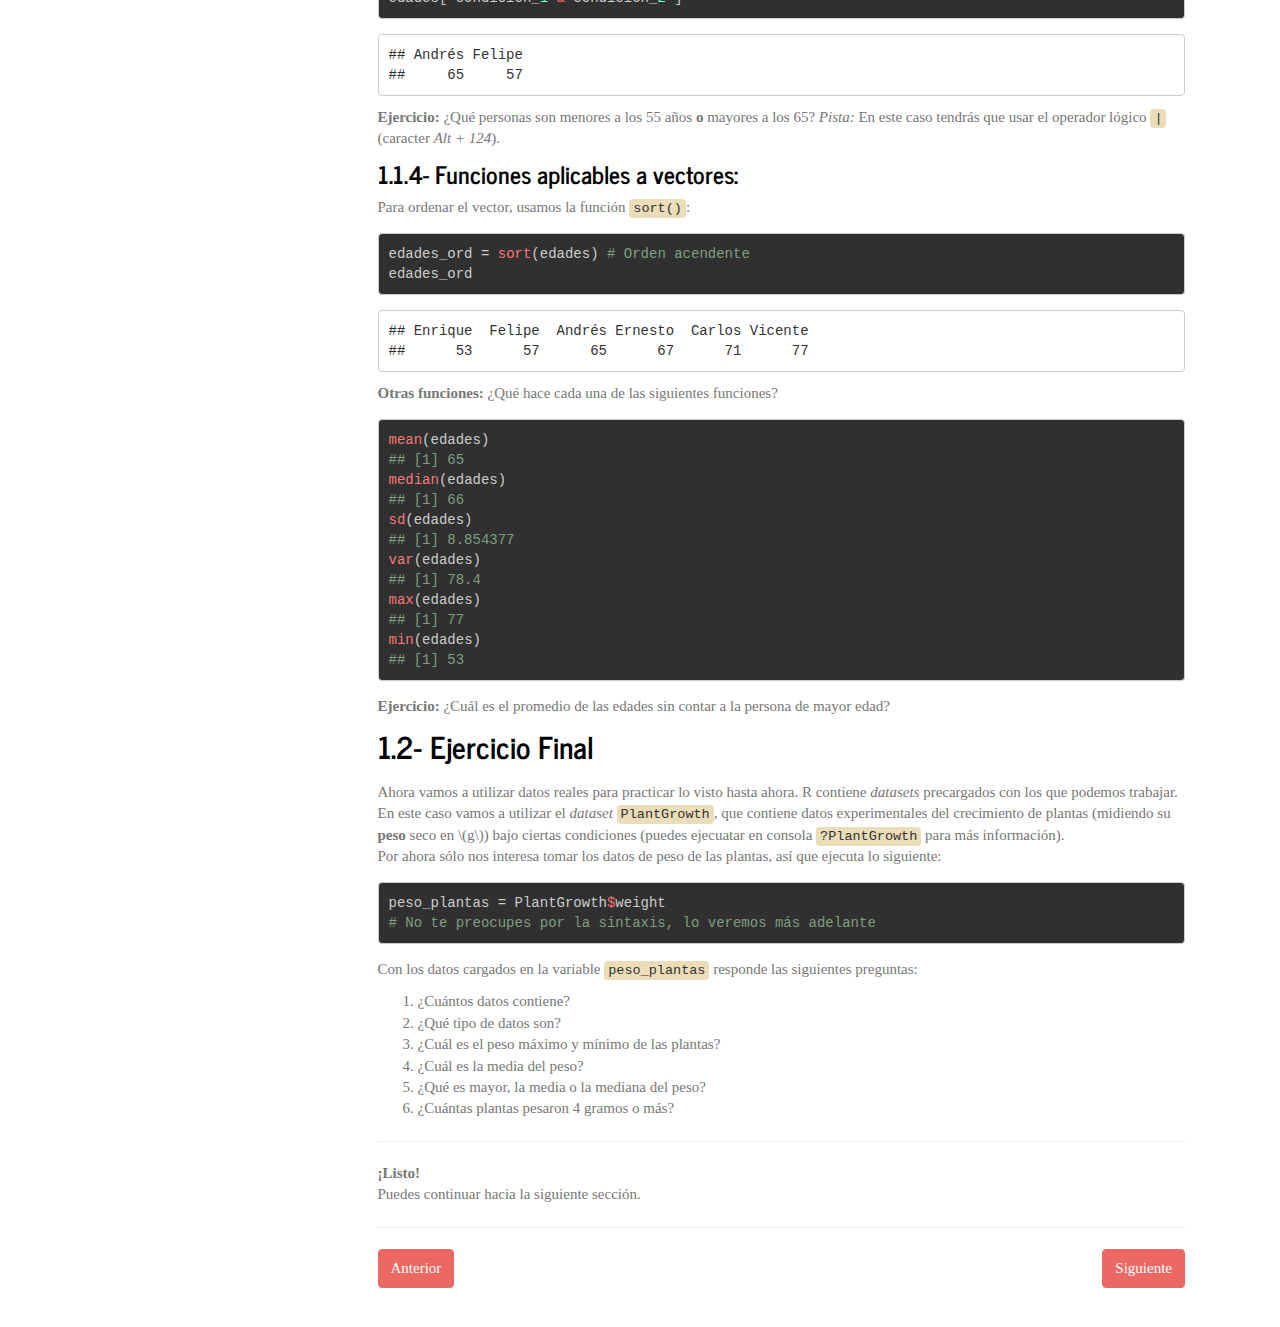
<file: docs/intro_R_p3.html>
<!DOCTYPE html>

<html xmlns="http://www.w3.org/1999/xhtml">

<head>

<meta charset="utf-8" />
<meta http-equiv="Content-Type" content="text/html; charset=utf-8" />
<meta name="generator" content="pandoc" />
<meta http-equiv="X-UA-Compatible" content="IE=EDGE" />




<title>Introducción a R: Parte 3</title>

<script src="site_libs/jquery-1.11.3/jquery.min.js"></script>
<meta name="viewport" content="width=device-width, initial-scale=1" />
<link href="site_libs/bootstrap-3.3.5/css/journal.min.css" rel="stylesheet" />
<script src="site_libs/bootstrap-3.3.5/js/bootstrap.min.js"></script>
<script src="site_libs/bootstrap-3.3.5/shim/html5shiv.min.js"></script>
<script src="site_libs/bootstrap-3.3.5/shim/respond.min.js"></script>
<script src="site_libs/jqueryui-1.11.4/jquery-ui.min.js"></script>
<link href="site_libs/tocify-1.9.1/jquery.tocify.css" rel="stylesheet" />
<script src="site_libs/tocify-1.9.1/jquery.tocify.js"></script>
<script src="site_libs/navigation-1.1/tabsets.js"></script>
<script src="site_libs/navigation-1.1/codefolding.js"></script>
<script src="site_libs/navigation-1.1/sourceembed.js"></script>


<style type="text/css">code{white-space: pre;}</style>
<style type="text/css" data-origin="pandoc">
a.sourceLine { display: inline-block; line-height: 1.25; }
a.sourceLine { pointer-events: none; color: inherit; text-decoration: inherit; }
a.sourceLine:empty { height: 1.2em; }
.sourceCode { overflow: visible; }
code.sourceCode { white-space: pre; position: relative; }
div.sourceCode { margin: 1em 0; }
pre.sourceCode { margin: 0; }
@media screen {
div.sourceCode { overflow: auto; }
}
@media print {
code.sourceCode { white-space: pre-wrap; }
a.sourceLine { text-indent: -1em; padding-left: 1em; }
}
pre.numberSource a.sourceLine
  { position: relative; left: -4em; }
pre.numberSource a.sourceLine::before
  { content: attr(data-line-number);
    position: relative; left: -1em; text-align: right; vertical-align: baseline;
    border: none; pointer-events: all; display: inline-block;
    -webkit-touch-callout: none; -webkit-user-select: none;
    -khtml-user-select: none; -moz-user-select: none;
    -ms-user-select: none; user-select: none;
    padding: 0 4px; width: 4em;
  }
pre.numberSource { margin-left: 3em;  padding-left: 4px; }
div.sourceCode
  { color: #cccccc; background-color: #303030; }
@media screen {
a.sourceLine::before { text-decoration: underline; }
}
code span.al { color: #ffcfaf; } /* Alert */
code span.an { color: #7f9f7f; font-weight: bold; } /* Annotation */
code span.at { } /* Attribute */
code span.bn { color: #dca3a3; } /* BaseN */
code span.bu { } /* BuiltIn */
code span.cf { color: #f0dfaf; } /* ControlFlow */
code span.ch { color: #dca3a3; } /* Char */
code span.cn { color: #dca3a3; font-weight: bold; } /* Constant */
code span.co { color: #7f9f7f; } /* Comment */
code span.cv { color: #7f9f7f; font-weight: bold; } /* CommentVar */
code span.do { color: #7f9f7f; } /* Documentation */
code span.dt { color: #dfdfbf; } /* DataType */
code span.dv { color: #dcdccc; } /* DecVal */
code span.er { color: #c3bf9f; } /* Error */
code span.ex { } /* Extension */
code span.fl { color: #c0bed1; } /* Float */
code span.fu { color: #efef8f; } /* Function */
code span.im { } /* Import */
code span.in { color: #7f9f7f; font-weight: bold; } /* Information */
code span.kw { color: #f0dfaf; } /* Keyword */
code span.op { color: #f0efd0; } /* Operator */
code span.ot { color: #efef8f; } /* Other */
code span.pp { color: #ffcfaf; font-weight: bold; } /* Preprocessor */
code span.sc { color: #dca3a3; } /* SpecialChar */
code span.ss { color: #cc9393; } /* SpecialString */
code span.st { color: #cc9393; } /* String */
code span.va { } /* Variable */
code span.vs { color: #cc9393; } /* VerbatimString */
code span.wa { color: #7f9f7f; font-weight: bold; } /* Warning */

</style>
<script>
// apply pandoc div.sourceCode style to pre.sourceCode instead
(function() {
  var sheets = document.styleSheets;
  for (var i = 0; i < sheets.length; i++) {
    if (sheets[i].ownerNode.dataset["origin"] !== "pandoc") continue;
    try { var rules = sheets[i].cssRules; } catch (e) { continue; }
    for (var j = 0; j < rules.length; j++) {
      var rule = rules[j];
      // check if there is a div.sourceCode rule
      if (rule.type !== rule.STYLE_RULE || rule.selectorText !== "div.sourceCode") continue;
      var style = rule.style.cssText;
      // check if color or background-color is set
      if (rule.style.color === '' && rule.style.backgroundColor === '') continue;
      // replace div.sourceCode by a pre.sourceCode rule
      sheets[i].deleteRule(j);
      sheets[i].insertRule('pre.sourceCode{' + style + '}', j);
    }
  }
})();
</script>
<style type="text/css">
  pre:not([class]) {
    background-color: white;
  }
</style>


<style type="text/css">
h1 {
  font-size: 34px;
}
h1.title {
  font-size: 38px;
}
h2 {
  font-size: 30px;
}
h3 {
  font-size: 24px;
}
h4 {
  font-size: 18px;
}
h5 {
  font-size: 16px;
}
h6 {
  font-size: 12px;
}
.table th:not([align]) {
  text-align: left;
}
#rmd-source-code {
  display: none;
}
</style>

<link rel="stylesheet" href="styles.css" type="text/css" />



<style type = "text/css">
.main-container {
  max-width: 940px;
  margin-left: auto;
  margin-right: auto;
}
code {
  color: inherit;
  background-color: rgba(0, 0, 0, 0.04);
}
img {
  max-width:100%;
}
.tabbed-pane {
  padding-top: 12px;
}
.html-widget {
  margin-bottom: 20px;
}
button.code-folding-btn:focus {
  outline: none;
}
summary {
  display: list-item;
}
</style>


<style type="text/css">
/* padding for bootstrap navbar */
body {
  padding-top: 61px;
  padding-bottom: 40px;
}
/* offset scroll position for anchor links (for fixed navbar)  */
.section h1 {
  padding-top: 66px;
  margin-top: -66px;
}
.section h2 {
  padding-top: 66px;
  margin-top: -66px;
}
.section h3 {
  padding-top: 66px;
  margin-top: -66px;
}
.section h4 {
  padding-top: 66px;
  margin-top: -66px;
}
.section h5 {
  padding-top: 66px;
  margin-top: -66px;
}
.section h6 {
  padding-top: 66px;
  margin-top: -66px;
}
.dropdown-submenu {
  position: relative;
}
.dropdown-submenu>.dropdown-menu {
  top: 0;
  left: 100%;
  margin-top: -6px;
  margin-left: -1px;
  border-radius: 0 6px 6px 6px;
}
.dropdown-submenu:hover>.dropdown-menu {
  display: block;
}
.dropdown-submenu>a:after {
  display: block;
  content: " ";
  float: right;
  width: 0;
  height: 0;
  border-color: transparent;
  border-style: solid;
  border-width: 5px 0 5px 5px;
  border-left-color: #cccccc;
  margin-top: 5px;
  margin-right: -10px;
}
.dropdown-submenu:hover>a:after {
  border-left-color: #ffffff;
}
.dropdown-submenu.pull-left {
  float: none;
}
.dropdown-submenu.pull-left>.dropdown-menu {
  left: -100%;
  margin-left: 10px;
  border-radius: 6px 0 6px 6px;
}
</style>

<script>
// manage active state of menu based on current page
$(document).ready(function () {
  // active menu anchor
  href = window.location.pathname
  href = href.substr(href.lastIndexOf('/') + 1)
  if (href === "")
    href = "index.html";
  var menuAnchor = $('a[href="' + href + '"]');

  // mark it active
  menuAnchor.parent().addClass('active');

  // if it's got a parent navbar menu mark it active as well
  menuAnchor.closest('li.dropdown').addClass('active');
});
</script>

<!-- tabsets -->

<style type="text/css">
.tabset-dropdown > .nav-tabs {
  display: inline-table;
  max-height: 500px;
  min-height: 44px;
  overflow-y: auto;
  background: white;
  border: 1px solid #ddd;
  border-radius: 4px;
}

.tabset-dropdown > .nav-tabs > li.active:before {
  content: "";
  font-family: 'Glyphicons Halflings';
  display: inline-block;
  padding: 10px;
  border-right: 1px solid #ddd;
}

.tabset-dropdown > .nav-tabs.nav-tabs-open > li.active:before {
  content: "&#xe258;";
  border: none;
}

.tabset-dropdown > .nav-tabs.nav-tabs-open:before {
  content: "";
  font-family: 'Glyphicons Halflings';
  display: inline-block;
  padding: 10px;
  border-right: 1px solid #ddd;
}

.tabset-dropdown > .nav-tabs > li.active {
  display: block;
}

.tabset-dropdown > .nav-tabs > li > a,
.tabset-dropdown > .nav-tabs > li > a:focus,
.tabset-dropdown > .nav-tabs > li > a:hover {
  border: none;
  display: inline-block;
  border-radius: 4px;
}

.tabset-dropdown > .nav-tabs.nav-tabs-open > li {
  display: block;
  float: none;
}

.tabset-dropdown > .nav-tabs > li {
  display: none;
}
</style>

<!-- code folding -->
<style type="text/css">
.code-folding-btn { margin-bottom: 4px; }
</style>



<style type="text/css">

#TOC {
  margin: 25px 0px 20px 0px;
}
@media (max-width: 768px) {
#TOC {
  position: relative;
  width: 100%;
}
}


.toc-content {
  padding-left: 30px;
  padding-right: 40px;
}

div.main-container {
  max-width: 1200px;
}

div.tocify {
  width: 20%;
  max-width: 260px;
  max-height: 85%;
}

@media (min-width: 768px) and (max-width: 991px) {
  div.tocify {
    width: 25%;
  }
}

@media (max-width: 767px) {
  div.tocify {
    width: 100%;
    max-width: none;
  }
}

.tocify ul, .tocify li {
  line-height: 20px;
}

.tocify-subheader .tocify-item {
  font-size: 0.90em;
}

.tocify .list-group-item {
  border-radius: 0px;
}


</style>



</head>

<body>


<div class="container-fluid main-container">


<!-- setup 3col/9col grid for toc_float and main content  -->
<div class="row-fluid">
<div class="col-xs-12 col-sm-4 col-md-3">
<div id="TOC" class="tocify">
</div>
</div>

<div class="toc-content col-xs-12 col-sm-8 col-md-9">




<div class="navbar navbar-default  navbar-fixed-top" role="navigation">
  <div class="container">
    <div class="navbar-header">
      <button type="button" class="navbar-toggle collapsed" data-toggle="collapse" data-target="#navbar">
        <span class="icon-bar"></span>
        <span class="icon-bar"></span>
        <span class="icon-bar"></span>
      </button>
      <a class="navbar-brand" href="index.html">Curso R</a>
    </div>
    <div id="navbar" class="navbar-collapse collapse">
      <ul class="nav navbar-nav">
        <li>
  <a href="index.html">Inicio</a>
</li>
<li class="dropdown">
  <a href="#" class="dropdown-toggle" data-toggle="dropdown" role="button" aria-expanded="false">
    Introducción a R
     
    <span class="caret"></span>
  </a>
  <ul class="dropdown-menu" role="menu">
    <li>
      <a href="intro_R_p1.html">Parte 1</a>
    </li>
    <li>
      <a href="intro_R_p2.html">Parte 2</a>
    </li>
    <li>
      <a href="intro_R_p3.html">Parte 3</a>
    </li>
  </ul>
</li>
<li>
  <a href="estructuras_de_datos.html">Estructuras de datos</a>
</li>
      </ul>
      <ul class="nav navbar-nav navbar-right">
        
      </ul>
    </div><!--/.nav-collapse -->
  </div><!--/.container -->
</div><!--/.navbar -->

<div class="fluid-row" id="header">

<div class="btn-group pull-right">
<button type="button" class="btn btn-default btn-xs dropdown-toggle" data-toggle="dropdown" aria-haspopup="true" aria-expanded="false"><span>Code</span> <span class="caret"></span></button>
<ul class="dropdown-menu" style="min-width: 50px;">
<li><a id="rmd-download-source" href="#">Download Rmd</a></li>
</ul>
</div>



<h1 class="title toc-ignore">Introducción a R: Parte 3</h1>

</div>


<hr />
<div id="trabajando-con-vectores" class="section level1">
<h1><span class="header-section-number">1</span> Trabajando con Vectores</h1>
<div id="vectores" class="section level2">
<h2><span class="header-section-number">1.1</span> Vectores</h2>
<p>Un vector es una estructura de una sola dimensión que contiene elementos homogéneos. Podemos crear vectores usando la función <code>c()</code> (<strong>combine</strong>). (Usa <code>?c</code> en consola, o busca <strong><em>c</em></strong> en el panel de ayuda para saber más).</p>
<p>Vamos a crear nuestros primeros vectores:</p>
<div class="sourceCode" id="cb1"><pre class="sourceCode r"><code class="sourceCode r"><a class="sourceLine" id="cb1-1" data-line-number="1">v =<span class="st"> </span><span class="kw">c</span>(<span class="dv">1</span>, <span class="dv">2</span>, <span class="dv">3</span>, <span class="dv">4</span>)</a>
<a class="sourceLine" id="cb1-2" data-line-number="2"><span class="kw">print</span>(v)</a>
<a class="sourceLine" id="cb1-3" data-line-number="3"><span class="co">## [1] 1 2 3 4</span></a>
<a class="sourceLine" id="cb1-4" data-line-number="4"><span class="kw">class</span>(v)</a>
<a class="sourceLine" id="cb1-5" data-line-number="5"><span class="co">## [1] &quot;numeric&quot;</span></a>
<a class="sourceLine" id="cb1-6" data-line-number="6"></a>
<a class="sourceLine" id="cb1-7" data-line-number="7">w =<span class="st"> </span><span class="kw">c</span>(<span class="dv">1</span>, <span class="dv">2</span>, <span class="st">&quot;3&quot;</span>, <span class="dv">4</span>)</a>
<a class="sourceLine" id="cb1-8" data-line-number="8"><span class="kw">print</span>(w)</a>
<a class="sourceLine" id="cb1-9" data-line-number="9"><span class="co">## [1] &quot;1&quot; &quot;2&quot; &quot;3&quot; &quot;4&quot;</span></a>
<a class="sourceLine" id="cb1-10" data-line-number="10"><span class="kw">class</span>(w)</a>
<a class="sourceLine" id="cb1-11" data-line-number="11"><span class="co">## [1] &quot;character&quot;</span></a></code></pre></div>
<p><strong>Es importante recordar que los vectores son <em>homogéneos</em>, por lo que pueden tener un sólo tipo de dato.</strong> Observa como el vector <code>w</code>, al ser creado con un dato de tipo <em>character</em>, <span class="math inline">\(&quot;3&quot;\)</span>, ha convertido los elementos <em>numeric</em> (1 y 2) a <em>character</em>.</p>
<p>También puedes crear vectores con valores dentro de un rango usando <strong>:</strong>.</p>
<div class="sourceCode" id="cb2"><pre class="sourceCode r"><code class="sourceCode r"><a class="sourceLine" id="cb2-1" data-line-number="1">z =<span class="st"> </span><span class="kw">c</span>(<span class="dv">1</span>, <span class="dv">2</span>, <span class="dv">3</span><span class="op">:</span><span class="dv">10</span>) <span class="co"># Es lo mismo que c(1:10)</span></a>
<a class="sourceLine" id="cb2-2" data-line-number="2"><span class="kw">print</span>(z)</a>
<a class="sourceLine" id="cb2-3" data-line-number="3"><span class="co">##  [1]  1  2  3  4  5  6  7  8  9 10</span></a>
<a class="sourceLine" id="cb2-4" data-line-number="4"><span class="kw">class</span>(z)</a>
<a class="sourceLine" id="cb2-5" data-line-number="5"><span class="co">## [1] &quot;numeric&quot;</span></a></code></pre></div>
<p>¿Qué tipo de dato es el vector <code>z</code>?</p>
<p>Finalmente, es posible combinar dos o más vectores:</p>
<div class="sourceCode" id="cb3"><pre class="sourceCode r"><code class="sourceCode r"><a class="sourceLine" id="cb3-1" data-line-number="1">nuevo_vector =<span class="st"> </span><span class="kw">c</span>( <span class="op">-</span><span class="st"> </span>v, z) <span class="co"># OJO: convertimos los elementos de v, en números negativos</span></a>
<a class="sourceLine" id="cb3-2" data-line-number="2">nuevo_vector</a></code></pre></div>
<pre><code>##  [1] -1 -2 -3 -4  1  2  3  4  5  6  7  8  9 10</code></pre>
<p>O añadir nuevos elementos a un vector ya existente:</p>
<div class="sourceCode" id="cb5"><pre class="sourceCode r"><code class="sourceCode r"><a class="sourceLine" id="cb5-1" data-line-number="1">nuevo_vector =<span class="st"> </span><span class="kw">c</span>(nuevo_vector, <span class="dv">1000</span>)</a>
<a class="sourceLine" id="cb5-2" data-line-number="2">nuevo_vector</a></code></pre></div>
<pre><code>##  [1]   -1   -2   -3   -4    1    2    3    4    5    6    7    8    9   10
## [15] 1000</code></pre>
<p><strong>Ejercicio</strong>:</p>
<ol style="list-style-type: decimal">
<li>Crea un vector que vaya del 0 al 100 sin incluir el 50, es decir, que vaya del 1 al 49, y del 51 al 100.</li>
<li>Crea un vector que vaya del 2 al 100, de dos en dos. <strong>Pista</strong>: busca en <strong>Ayuda</strong> la función <code>seq()</code> y su parámetro <code>by=</code>.</li>
<li>Usando el mismo comando <code>seq()</code>, crea un vector que vaya del 0.1 al 10, pero que tenga 100 elementos. <strong>Pista:</strong> <em>Puedes usar tanto el parámetro <code>by=</code> o el parámetro <code>length.out</code></em>. ¡Consulta la ayuda!</li>
</ol>
<div id="operaciones-con-vectores" class="section level3">
<h3><span class="header-section-number">1.1.1</span> Operaciones con vectores</h3>
<p>Crea el siguiente vector:</p>
<div class="sourceCode" id="cb7"><pre class="sourceCode r"><code class="sourceCode r"><a class="sourceLine" id="cb7-1" data-line-number="1">edades =<span class="st"> </span><span class="kw">c</span>(<span class="dv">67</span>, <span class="dv">65</span>, <span class="dv">71</span>, <span class="dv">53</span>, <span class="dv">57</span>, <span class="dv">77</span>)</a></code></pre></div>
<div class="sourceCode" id="cb8"><pre class="sourceCode r"><code class="sourceCode r"><a class="sourceLine" id="cb8-1" data-line-number="1">edades <span class="op">+</span><span class="st"> </span><span class="dv">2</span></a>
<a class="sourceLine" id="cb8-2" data-line-number="2"><span class="co">## [1] 69 67 73 55 59 79</span></a>
<a class="sourceLine" id="cb8-3" data-line-number="3">edades <span class="op">/</span><span class="st"> </span><span class="dv">10</span></a>
<a class="sourceLine" id="cb8-4" data-line-number="4"><span class="co">## [1] 6.7 6.5 7.1 5.3 5.7 7.7</span></a></code></pre></div>
<div class="sourceCode" id="cb9"><pre class="sourceCode r"><code class="sourceCode r"><a class="sourceLine" id="cb9-1" data-line-number="1"><span class="kw">length</span>(edades) <span class="co"># Número de elementos en el vector</span></a></code></pre></div>
<pre><code>## [1] 6</code></pre>
<div class="sourceCode" id="cb11"><pre class="sourceCode r"><code class="sourceCode r"><a class="sourceLine" id="cb11-1" data-line-number="1"><span class="kw">sum</span>(edades) <span class="co"># Suma todos los elmentos del vector</span></a></code></pre></div>
<pre><code>## [1] 390</code></pre>
<p>Asignar <strong>nombres</strong> a los elementos del vector:</p>
<div class="sourceCode" id="cb13"><pre class="sourceCode r"><code class="sourceCode r"><a class="sourceLine" id="cb13-1" data-line-number="1">nombres_personas =<span class="st"> </span><span class="kw">c</span>(<span class="st">&quot;Ernesto&quot;</span>, <span class="st">&quot;Andrés&quot;</span>, <span class="st">&quot;Carlos&quot;</span>, </a>
<a class="sourceLine" id="cb13-2" data-line-number="2">                     <span class="st">&quot;Enrique&quot;</span>, <span class="st">&quot;Felipe&quot;</span>, <span class="st">&quot;Vicente&quot;</span>)</a>
<a class="sourceLine" id="cb13-3" data-line-number="3"><span class="co"># El vector de nombres lo asignamos al vector de edades</span></a>
<a class="sourceLine" id="cb13-4" data-line-number="4"><span class="kw">names</span>(edades) =<span class="st"> </span>nombres_personas</a>
<a class="sourceLine" id="cb13-5" data-line-number="5">edades</a>
<a class="sourceLine" id="cb13-6" data-line-number="6"><span class="co">## Ernesto  Andrés  Carlos Enrique  Felipe Vicente </span></a>
<a class="sourceLine" id="cb13-7" data-line-number="7"><span class="co">##      67      65      71      53      57      77</span></a></code></pre></div>
<p><strong>Ejercicio</strong>: Calcula la media de las edades. <em>Pista</em>: puedes usar las funciones <code>sum()</code> y <code>length()</code>.</p>
</div>
<div id="indexacion-de-vectores" class="section level3">
<h3><span class="header-section-number">1.1.2</span> Indexación de vectores</h3>
<p>Podemos accesar a determinados valores del vector, según su posición en el. Para ello usamos la siguiente sintaxis:</p>
<div class="sourceCode" id="cb14"><pre class="sourceCode r"><code class="sourceCode r"><a class="sourceLine" id="cb14-1" data-line-number="1">edades[<span class="dv">1</span>] <span class="co"># El primer elemento del vector</span></a>
<a class="sourceLine" id="cb14-2" data-line-number="2"><span class="co">## Ernesto </span></a>
<a class="sourceLine" id="cb14-3" data-line-number="3"><span class="co">##      67</span></a>
<a class="sourceLine" id="cb14-4" data-line-number="4">edades[<span class="dv">2</span>] <span class="co"># El segundo elmento del vector</span></a>
<a class="sourceLine" id="cb14-5" data-line-number="5"><span class="co">## Andrés </span></a>
<a class="sourceLine" id="cb14-6" data-line-number="6"><span class="co">##     65</span></a>
<a class="sourceLine" id="cb14-7" data-line-number="7">edades[<span class="kw">c</span>(<span class="dv">2</span>, <span class="dv">3</span>)] <span class="co"># Segundo y tercer elementos del vector</span></a>
<a class="sourceLine" id="cb14-8" data-line-number="8"><span class="co">## Andrés Carlos </span></a>
<a class="sourceLine" id="cb14-9" data-line-number="9"><span class="co">##     65     71</span></a></code></pre></div>
<p>Podemos remover ciertos valores del vector según su posición. Para ello usamos el signo <em>menos</em>, <code>-</code>.</p>
<div class="sourceCode" id="cb15"><pre class="sourceCode r"><code class="sourceCode r"><a class="sourceLine" id="cb15-1" data-line-number="1">edades[<span class="op">-</span><span class="dv">1</span>] <span class="co"># Se va Ernesto</span></a>
<a class="sourceLine" id="cb15-2" data-line-number="2"><span class="co">##  Andrés  Carlos Enrique  Felipe Vicente </span></a>
<a class="sourceLine" id="cb15-3" data-line-number="3"><span class="co">##      65      71      53      57      77</span></a>
<a class="sourceLine" id="cb15-4" data-line-number="4">edades[<span class="op">-</span><span class="dv">2</span>] <span class="co"># Se va Andrés</span></a>
<a class="sourceLine" id="cb15-5" data-line-number="5"><span class="co">## Ernesto  Carlos Enrique  Felipe Vicente </span></a>
<a class="sourceLine" id="cb15-6" data-line-number="6"><span class="co">##      67      71      53      57      77</span></a>
<a class="sourceLine" id="cb15-7" data-line-number="7">edades[<span class="op">-</span><span class="st"> </span><span class="kw">c</span>(<span class="dv">2</span>, <span class="dv">3</span>)] <span class="co"># Se van Andrés y Carlos</span></a>
<a class="sourceLine" id="cb15-8" data-line-number="8"><span class="co">## Ernesto Enrique  Felipe Vicente </span></a>
<a class="sourceLine" id="cb15-9" data-line-number="9"><span class="co">##      67      53      57      77</span></a></code></pre></div>
</div>
<div id="operaciones-relacionales-con-vectores" class="section level3">
<h3><span class="header-section-number">1.1.3</span> Operaciones relacionales con vectores</h3>
<p>¿Cómo podemos saber qué <em>personas</em> son <strong>mayores</strong> de una <em>n</em> cantidad de años?</p>
<div class="sourceCode" id="cb16"><pre class="sourceCode r"><code class="sourceCode r"><a class="sourceLine" id="cb16-1" data-line-number="1">n =<span class="st"> </span><span class="dv">60</span></a>
<a class="sourceLine" id="cb16-2" data-line-number="2">edades <span class="op">&gt;</span><span class="st"> </span>n</a></code></pre></div>
<pre><code>## Ernesto  Andrés  Carlos Enrique  Felipe Vicente 
##    TRUE    TRUE    TRUE   FALSE   FALSE    TRUE</code></pre>
<p>Ahora podemos usar los corchetes cuadrados <code>[]</code> para conservar los valores que nos interesan, según la condición:</p>
<div class="sourceCode" id="cb18"><pre class="sourceCode r"><code class="sourceCode r"><a class="sourceLine" id="cb18-1" data-line-number="1">n =<span class="st"> </span><span class="dv">60</span></a>
<a class="sourceLine" id="cb18-2" data-line-number="2">condicion =<span class="st"> </span>edades <span class="op">&gt;</span><span class="st"> </span>n</a>
<a class="sourceLine" id="cb18-3" data-line-number="3">edades[ condicion ] <span class="co"># Esto es igual a edades[ edades &gt; n ]</span></a></code></pre></div>
<pre><code>## Ernesto  Andrés  Carlos Vicente 
##      67      65      71      77</code></pre>
<p>Podemos preguntar también: ¿qué personas están entre los 55 <strong>y</strong> 65 años?<br />
Para ello usamos dos condiciones y el <em>operador lógico</em> <code>&amp;</code> (puedes buscar <code>?&quot;&amp;&quot;</code> para más información) que nos permita evaluarlas.</p>
<div class="sourceCode" id="cb20"><pre class="sourceCode r"><code class="sourceCode r"><a class="sourceLine" id="cb20-1" data-line-number="1">condicion_<span class="dv">1</span> =<span class="st"> </span>edades <span class="op">&gt;=</span><span class="st"> </span><span class="dv">55</span> <span class="co"># Observa que usamos una condición =&gt;, que significa mayor o igual</span></a>
<a class="sourceLine" id="cb20-2" data-line-number="2">condicion_<span class="dv">2</span> =<span class="st"> </span>edades <span class="op">&lt;=</span><span class="st"> </span><span class="dv">65</span> <span class="co"># En este caso usamos menor o igual</span></a>
<a class="sourceLine" id="cb20-3" data-line-number="3">edades[ condicion_<span class="dv">1</span> <span class="op">&amp;</span><span class="st"> </span>condicion_<span class="dv">2</span> ]</a></code></pre></div>
<pre><code>## Andrés Felipe 
##     65     57</code></pre>
<p><strong>Ejercicio:</strong> ¿Qué personas son menores a los 55 años <strong>o</strong> mayores a los 65? <em>Pista:</em> En este caso tendrás que usar el operador lógico <code>|</code> (caracter <em>Alt + 124</em>).</p>
</div>
<div id="funciones-aplicables-a-vectores" class="section level3">
<h3><span class="header-section-number">1.1.4</span> Funciones aplicables a vectores:</h3>
<p>Para ordenar el vector, usamos la función <code>sort()</code>:</p>
<div class="sourceCode" id="cb22"><pre class="sourceCode r"><code class="sourceCode r"><a class="sourceLine" id="cb22-1" data-line-number="1">edades_ord =<span class="st"> </span><span class="kw">sort</span>(edades) <span class="co"># Orden acendente</span></a>
<a class="sourceLine" id="cb22-2" data-line-number="2">edades_ord </a></code></pre></div>
<pre><code>## Enrique  Felipe  Andrés Ernesto  Carlos Vicente 
##      53      57      65      67      71      77</code></pre>
<p><strong>Otras funciones:</strong> ¿Qué hace cada una de las siguientes funciones?</p>
<div class="sourceCode" id="cb24"><pre class="sourceCode r"><code class="sourceCode r"><a class="sourceLine" id="cb24-1" data-line-number="1"><span class="kw">mean</span>(edades)</a>
<a class="sourceLine" id="cb24-2" data-line-number="2"><span class="co">## [1] 65</span></a>
<a class="sourceLine" id="cb24-3" data-line-number="3"><span class="kw">median</span>(edades)</a>
<a class="sourceLine" id="cb24-4" data-line-number="4"><span class="co">## [1] 66</span></a>
<a class="sourceLine" id="cb24-5" data-line-number="5"><span class="kw">sd</span>(edades)</a>
<a class="sourceLine" id="cb24-6" data-line-number="6"><span class="co">## [1] 8.854377</span></a>
<a class="sourceLine" id="cb24-7" data-line-number="7"><span class="kw">var</span>(edades)</a>
<a class="sourceLine" id="cb24-8" data-line-number="8"><span class="co">## [1] 78.4</span></a>
<a class="sourceLine" id="cb24-9" data-line-number="9"><span class="kw">max</span>(edades)</a>
<a class="sourceLine" id="cb24-10" data-line-number="10"><span class="co">## [1] 77</span></a>
<a class="sourceLine" id="cb24-11" data-line-number="11"><span class="kw">min</span>(edades)</a>
<a class="sourceLine" id="cb24-12" data-line-number="12"><span class="co">## [1] 53</span></a></code></pre></div>
<p><strong>Ejercicio:</strong> ¿Cuál es el promedio de las edades sin contar a la persona de mayor edad?</p>
</div>
</div>
<div id="ejercicio-final" class="section level2">
<h2><span class="header-section-number">1.2</span> Ejercicio Final</h2>
<p>Ahora vamos a utilizar datos reales para practicar lo visto hasta ahora. R contiene <em>datasets</em> precargados con los que podemos trabajar. En este caso vamos a utilizar el <em>dataset</em> <code>PlantGrowth</code>, que contiene datos experimentales del crecimiento de plantas (midiendo su <strong>peso</strong> seco en <span class="math inline">\(g\)</span>) bajo ciertas condiciones (puedes ejecuatar en consola <code>?PlantGrowth</code> para más información).<br />
Por ahora sólo nos interesa tomar los datos de peso de las plantas, así que ejecuta lo siguiente:</p>
<div class="sourceCode" id="cb25"><pre class="sourceCode r"><code class="sourceCode r"><a class="sourceLine" id="cb25-1" data-line-number="1">peso_plantas =<span class="st"> </span>PlantGrowth<span class="op">$</span>weight</a>
<a class="sourceLine" id="cb25-2" data-line-number="2"><span class="co"># No te preocupes por la sintaxis, lo veremos más adelante</span></a></code></pre></div>
<p>Con los datos cargados en la variable <code>peso_plantas</code> responde las siguientes preguntas:</p>
<ol style="list-style-type: decimal">
<li>¿Cuántos datos contiene?</li>
<li>¿Qué tipo de datos son?</li>
<li>¿Cuál es el peso máximo y mínimo de las plantas?</li>
<li>¿Cuál es la media del peso?</li>
<li>¿Qué es mayor, la media o la mediana del peso?</li>
<li>¿Cuántas plantas pesaron 4 gramos o más?</li>
</ol>
<hr />
<p><strong>¡Listo!</strong><br />
Puedes continuar hacia la siguiente sección.</p>
<hr />
<button type="button" class="btn btn-primary pull-left">
<a href="./intro_R_p2.html" style="color:inherit"> Anterior </a>
</button>
<button type="button" class="btn btn-primary pull-right">
<a href="./estructuras_de_datos.html" style="color:inherit"> Siguiente </a>
</button>
</div>
</div>

<div id="rmd-source-code">[base64]/Q8OzbW8gcG9kZW1vcyBzYWJlciBxdcOpICpwZXJzb25hcyogc29uICoqbWF5b3JlcyoqIGRlIHVuYSAqbiogY2FudGlkYWQgZGUgYcOxb3M/[base64]/ICAKUGFyYSBlbGxvIHVzYW1vcyBkb3MgY29uZGljaW9uZXMgeSBlbCAqb3BlcmFkb3IgbMOzZ2ljbyogYCZgIChwdWVkZXMgYnVzY2FyIGA/[base64]/[base64]/CjQuIMK/Q3XDoWwgZXMgbGEgbWVkaWEgZGVsIHBlc28/CjUuIMK/UXXDqSBlcyBtYXlvciwgbGEgbWVkaWEgbyBsYSBtZWRpYW5hIGRlbCBwZXNvPwo2LiDCv0N1w6FudGFzIHBsYW50YXMgcGVzYXJvbiA0IGdyYW1vcyBvIG3DoXM/[base64]</div>


</div>
</div>

</div>

<script>

// add bootstrap table styles to pandoc tables
function bootstrapStylePandocTables() {
  $('tr.header').parent('thead').parent('table').addClass('table table-condensed');
}
$(document).ready(function () {
  bootstrapStylePandocTables();
});


</script>

<!-- tabsets -->

<script>
$(document).ready(function () {
  window.buildTabsets("TOC");
});

$(document).ready(function () {
  $('.tabset-dropdown > .nav-tabs > li').click(function () {
    $(this).parent().toggleClass('nav-tabs-open')
  });
});
</script>

<!-- code folding -->
<script>
$(document).ready(function () {
  window.initializeSourceEmbed("intro_R_p3.Rmd");
});
</script>

<script>
$(document).ready(function ()  {

    // move toc-ignore selectors from section div to header
    $('div.section.toc-ignore')
        .removeClass('toc-ignore')
        .children('h1,h2,h3,h4,h5').addClass('toc-ignore');

    // establish options
    var options = {
      selectors: "h1,h2,h3",
      theme: "bootstrap3",
      context: '.toc-content',
      hashGenerator: function (text) {
        return text.replace(/[.\\/?&!#<>]/g, '').replace(/\s/g, '_').toLowerCase();
      },
      ignoreSelector: ".toc-ignore",
      scrollTo: 0
    };
    options.showAndHide = true;
    options.smoothScroll = true;

    // tocify
    var toc = $("#TOC").tocify(options).data("toc-tocify");
});
</script>

<!-- dynamically load mathjax for compatibility with self-contained -->
<script>
  (function () {
    var script = document.createElement("script");
    script.type = "text/javascript";
    script.src  = "https://mathjax.rstudio.com/latest/MathJax.js?config=TeX-AMS-MML_HTMLorMML";
    document.getElementsByTagName("head")[0].appendChild(script);
  })();
</script>

</body>
</html>
</file>
<file: docs/styles.css>
code span.op {
  color: #f56d6d;
}

code span.st {
    color: #f5dd7e;
}

code span.ot {
    color: #be8fef;
}

code span.kw {
  color: #f77979;
}

code span.dv {
  color: #76ffd5;
}

code span.fl {
  color: #f1e5bd;
}

p code {
  color: #333;
  background-color: #eaddb8;
}

div h1.title {
    font-size: 42px;
    color: #999;
}

.header-section-number::after {
  content: "-";
}

.section h1 {
  padding: 80px 0px 30px;
  margin-top: 0px;
}

.section h2 {
    padding: 80px 0px 20px;
    margin-top: -66px;
}

.section h2 {
    padding: 80px 0px 10px;
    margin-top: -66px;
}

ul .tocify ul, .tocify li {
    line-height: 20px;
    background-color: #EFEFEF;
    color: #333;
}

div.main-container {
    max-width: 1350px;
}
</file>
<file: docs/site_libs/bootstrap-3.3.5/css/journal.min.css>
@font-face {
  font-family: 'News Cycle';
  font-style: normal;
  font-weight: 400;
  src: url(fonts/NewsCycle.ttf) format('truetype');
}
@font-face {
  font-family: 'News Cycle';
  font-style: normal;
  font-weight: 700;
  src: url(fonts/NewsCycleBold.ttf) format('truetype');
}

/*!
 * bootswatch v3.3.6
 * Homepage: http://bootswatch.com
 * Copyright 2012-2015 Thomas Park
 * Licensed under MIT
 * Based on Bootstrap
*//*!
 * Bootstrap v3.3.6 (http://getbootstrap.com)
 * Copyright 2011-2015 Twitter, Inc.
 * Licensed under MIT (https://github.com/twbs/bootstrap/blob/master/LICENSE)
 *//*! normalize.css v3.0.3 | MIT License | github.com/necolas/normalize.css */html{font-family:sans-serif;-ms-text-size-adjust:100%;-webkit-text-size-adjust:100%}body{margin:0}article,aside,details,figcaption,figure,footer,header,hgroup,main,menu,nav,section,summary{display:block}audio,canvas,progress,video{display:inline-block;vertical-align:baseline}audio:not([controls]){display:none;height:0}[hidden],template{display:none}a{background-color:transparent}a:active,a:hover{outline:0}abbr[title]{border-bottom:1px dotted}b,strong{font-weight:bold}dfn{font-style:italic}h1{font-size:2em;margin:0.67em 0}mark{background:#ff0;color:#000}small{font-size:80%}sub,sup{font-size:75%;line-height:0;position:relative;vertical-align:baseline}sup{top:-0.5em}sub{bottom:-0.25em}img{border:0}svg:not(:root){overflow:hidden}figure{margin:1em 40px}hr{-webkit-box-sizing:content-box;-moz-box-sizing:content-box;box-sizing:content-box;height:0}pre{overflow:auto}code,kbd,pre,samp{font-family:monospace, monospace;font-size:1em}button,input,optgroup,select,textarea{color:inherit;font:inherit;margin:0}button{overflow:visible}button,select{text-transform:none}button,html input[type="button"],input[type="reset"],input[type="submit"]{-webkit-appearance:button;cursor:pointer}button[disabled],html input[disabled]{cursor:default}button::-moz-focus-inner,input::-moz-focus-inner{border:0;padding:0}input{line-height:normal}input[type="checkbox"],input[type="radio"]{-webkit-box-sizing:border-box;-moz-box-sizing:border-box;box-sizing:border-box;padding:0}input[type="number"]::-webkit-inner-spin-button,input[type="number"]::-webkit-outer-spin-button{height:auto}input[type="search"]{-webkit-appearance:textfield;-webkit-box-sizing:content-box;-moz-box-sizing:content-box;box-sizing:content-box}input[type="search"]::-webkit-search-cancel-button,input[type="search"]::-webkit-search-decoration{-webkit-appearance:none}fieldset{border:1px solid #c0c0c0;margin:0 2px;padding:0.35em 0.625em 0.75em}legend{border:0;padding:0}textarea{overflow:auto}optgroup{font-weight:bold}table{border-collapse:collapse;border-spacing:0}td,th{padding:0}/*! Source: https://github.com/h5bp/html5-boilerplate/blob/master/src/css/main.css */@media print{*,*:before,*:after{background:transparent !important;color:#000 !important;-webkit-box-shadow:none !important;box-shadow:none !important;text-shadow:none !important}a,a:visited{text-decoration:underline}a[href]:after{content:" (" attr(href) ")"}abbr[title]:after{content:" (" attr(title) ")"}a[href^="#"]:after,a[href^="javascript:"]:after{content:""}pre,blockquote{border:1px solid #999;page-break-inside:avoid}thead{display:table-header-group}tr,img{page-break-inside:avoid}img{max-width:100% !important}p,h2,h3{orphans:3;widows:3}h2,h3{page-break-after:avoid}.navbar{display:none}.btn>.caret,.dropup>.btn>.caret{border-top-color:#000 !important}.label{border:1px solid #000}.table{border-collapse:collapse !important}.table td,.table th{background-color:#fff !important}.table-bordered th,.table-bordered td{border:1px solid #ddd !important}}@font-face{font-family:'Glyphicons Halflings';src:url('../fonts/glyphicons-halflings-regular.eot');src:url('../fonts/glyphicons-halflings-regular.eot?#iefix') format('embedded-opentype'),url('../fonts/glyphicons-halflings-regular.woff') format('woff'),url('../fonts/glyphicons-halflings-regular.ttf') format('truetype'),url('../fonts/glyphicons-halflings-regular.svg#glyphicons_halflingsregular') format('svg')}.glyphicon{position:relative;top:1px;display:inline-block;font-family:'Glyphicons Halflings';font-style:normal;font-weight:normal;line-height:1;-webkit-font-smoothing:antialiased;-moz-osx-font-smoothing:grayscale}.glyphicon-asterisk:before{content:"\002a"}.glyphicon-plus:before{content:"\002b"}.glyphicon-euro:before,.glyphicon-eur:before{content:"\20ac"}.glyphicon-minus:before{content:"\2212"}.glyphicon-cloud:before{content:"\2601"}.glyphicon-envelope:before{content:"\2709"}.glyphicon-pencil:before{content:"\270f"}.glyphicon-glass:before{content:"\e001"}.glyphicon-music:before{content:"\e002"}.glyphicon-search:before{content:"\e003"}.glyphicon-heart:before{content:"\e005"}.glyphicon-star:before{content:"\e006"}.glyphicon-star-empty:before{content:"\e007"}.glyphicon-user:before{content:"\e008"}.glyphicon-film:before{content:"\e009"}.glyphicon-th-large:before{content:"\e010"}.glyphicon-th:before{content:"\e011"}.glyphicon-th-list:before{content:"\e012"}.glyphicon-ok:before{content:"\e013"}.glyphicon-remove:before{content:"\e014"}.glyphicon-zoom-in:before{content:"\e015"}.glyphicon-zoom-out:before{content:"\e016"}.glyphicon-off:before{content:"\e017"}.glyphicon-signal:before{content:"\e018"}.glyphicon-cog:before{content:"\e019"}.glyphicon-trash:before{content:"\e020"}.glyphicon-home:before{content:"\e021"}.glyphicon-file:before{content:"\e022"}.glyphicon-time:before{content:"\e023"}.glyphicon-road:before{content:"\e024"}.glyphicon-download-alt:before{content:"\e025"}.glyphicon-download:before{content:"\e026"}.glyphicon-upload:before{content:"\e027"}.glyphicon-inbox:before{content:"\e028"}.glyphicon-play-circle:before{content:"\e029"}.glyphicon-repeat:before{content:"\e030"}.glyphicon-refresh:before{content:"\e031"}.glyphicon-list-alt:before{content:"\e032"}.glyphicon-lock:before{content:"\e033"}.glyphicon-flag:before{content:"\e034"}.glyphicon-headphones:before{content:"\e035"}.glyphicon-volume-off:before{content:"\e036"}.glyphicon-volume-down:before{content:"\e037"}.glyphicon-volume-up:before{content:"\e038"}.glyphicon-qrcode:before{content:"\e039"}.glyphicon-barcode:before{content:"\e040"}.glyphicon-tag:before{content:"\e041"}.glyphicon-tags:before{content:"\e042"}.glyphicon-book:before{content:"\e043"}.glyphicon-bookmark:before{content:"\e044"}.glyphicon-print:before{content:"\e045"}.glyphicon-camera:before{content:"\e046"}.glyphicon-font:before{content:"\e047"}.glyphicon-bold:before{content:"\e048"}.glyphicon-italic:before{content:"\e049"}.glyphicon-text-height:before{content:"\e050"}.glyphicon-text-width:before{content:"\e051"}.glyphicon-align-left:before{content:"\e052"}.glyphicon-align-center:before{content:"\e053"}.glyphicon-align-right:before{content:"\e054"}.glyphicon-align-justify:before{content:"\e055"}.glyphicon-list:before{content:"\e056"}.glyphicon-indent-left:before{content:"\e057"}.glyphicon-indent-right:before{content:"\e058"}.glyphicon-facetime-video:before{content:"\e059"}.glyphicon-picture:before{content:"\e060"}.glyphicon-map-marker:before{content:"\e062"}.glyphicon-adjust:before{content:"\e063"}.glyphicon-tint:before{content:"\e064"}.glyphicon-edit:before{content:"\e065"}.glyphicon-share:before{content:"\e066"}.glyphicon-check:before{content:"\e067"}.glyphicon-move:before{content:"\e068"}.glyphicon-step-backward:before{content:"\e069"}.glyphicon-fast-backward:before{content:"\e070"}.glyphicon-backward:before{content:"\e071"}.glyphicon-play:before{content:"\e072"}.glyphicon-pause:before{content:"\e073"}.glyphicon-stop:before{content:"\e074"}.glyphicon-forward:before{content:"\e075"}.glyphicon-fast-forward:before{content:"\e076"}.glyphicon-step-forward:before{content:"\e077"}.glyphicon-eject:before{content:"\e078"}.glyphicon-chevron-left:before{content:"\e079"}.glyphicon-chevron-right:before{content:"\e080"}.glyphicon-plus-sign:before{content:"\e081"}.glyphicon-minus-sign:before{content:"\e082"}.glyphicon-remove-sign:before{content:"\e083"}.glyphicon-ok-sign:before{content:"\e084"}.glyphicon-question-sign:before{content:"\e085"}.glyphicon-info-sign:before{content:"\e086"}.glyphicon-screenshot:before{content:"\e087"}.glyphicon-remove-circle:before{content:"\e088"}.glyphicon-ok-circle:before{content:"\e089"}.glyphicon-ban-circle:before{content:"\e090"}.glyphicon-arrow-left:before{content:"\e091"}.glyphicon-arrow-right:before{content:"\e092"}.glyphicon-arrow-up:before{content:"\e093"}.glyphicon-arrow-down:before{content:"\e094"}.glyphicon-share-alt:before{content:"\e095"}.glyphicon-resize-full:before{content:"\e096"}.glyphicon-resize-small:before{content:"\e097"}.glyphicon-exclamation-sign:before{content:"\e101"}.glyphicon-gift:before{content:"\e102"}.glyphicon-leaf:before{content:"\e103"}.glyphicon-fire:before{content:"\e104"}.glyphicon-eye-open:before{content:"\e105"}.glyphicon-eye-close:before{content:"\e106"}.glyphicon-warning-sign:before{content:"\e107"}.glyphicon-plane:before{content:"\e108"}.glyphicon-calendar:before{content:"\e109"}.glyphicon-random:before{content:"\e110"}.glyphicon-comment:before{content:"\e111"}.glyphicon-magnet:before{content:"\e112"}.glyphicon-chevron-up:before{content:"\e113"}.glyphicon-chevron-down:before{content:"\e114"}.glyphicon-retweet:before{content:"\e115"}.glyphicon-shopping-cart:before{content:"\e116"}.glyphicon-folder-close:before{content:"\e117"}.glyphicon-folder-open:before{content:"\e118"}.glyphicon-resize-vertical:before{content:"\e119"}.glyphicon-resize-horizontal:before{content:"\e120"}.glyphicon-hdd:before{content:"\e121"}.glyphicon-bullhorn:before{content:"\e122"}.glyphicon-bell:before{content:"\e123"}.glyphicon-certificate:before{content:"\e124"}.glyphicon-thumbs-up:before{content:"\e125"}.glyphicon-thumbs-down:before{content:"\e126"}.glyphicon-hand-right:before{content:"\e127"}.glyphicon-hand-left:before{content:"\e128"}.glyphicon-hand-up:before{content:"\e129"}.glyphicon-hand-down:before{content:"\e130"}.glyphicon-circle-arrow-right:before{content:"\e131"}.glyphicon-circle-arrow-left:before{content:"\e132"}.glyphicon-circle-arrow-up:before{content:"\e133"}.glyphicon-circle-arrow-down:before{content:"\e134"}.glyphicon-globe:before{content:"\e135"}.glyphicon-wrench:before{content:"\e136"}.glyphicon-tasks:before{content:"\e137"}.glyphicon-filter:before{content:"\e138"}.glyphicon-briefcase:before{content:"\e139"}.glyphicon-fullscreen:before{content:"\e140"}.glyphicon-dashboard:before{content:"\e141"}.glyphicon-paperclip:before{content:"\e142"}.glyphicon-heart-empty:before{content:"\e143"}.glyphicon-link:before{content:"\e144"}.glyphicon-phone:before{content:"\e145"}.glyphicon-pushpin:before{content:"\e146"}.glyphicon-usd:before{content:"\e148"}.glyphicon-gbp:before{content:"\e149"}.glyphicon-sort:before{content:"\e150"}.glyphicon-sort-by-alphabet:before{content:"\e151"}.glyphicon-sort-by-alphabet-alt:before{content:"\e152"}.glyphicon-sort-by-order:before{content:"\e153"}.glyphicon-sort-by-order-alt:before{content:"\e154"}.glyphicon-sort-by-attributes:before{content:"\e155"}.glyphicon-sort-by-attributes-alt:before{content:"\e156"}.glyphicon-unchecked:before{content:"\e157"}.glyphicon-expand:before{content:"\e158"}.glyphicon-collapse-down:before{content:"\e159"}.glyphicon-collapse-up:before{content:"\e160"}.glyphicon-log-in:before{content:"\e161"}.glyphicon-flash:before{content:"\e162"}.glyphicon-log-out:before{content:"\e163"}.glyphicon-new-window:before{content:"\e164"}.glyphicon-record:before{content:"\e165"}.glyphicon-save:before{content:"\e166"}.glyphicon-open:before{content:"\e167"}.glyphicon-saved:before{content:"\e168"}.glyphicon-import:before{content:"\e169"}.glyphicon-export:before{content:"\e170"}.glyphicon-send:before{content:"\e171"}.glyphicon-floppy-disk:before{content:"\e172"}.glyphicon-floppy-saved:before{content:"\e173"}.glyphicon-floppy-remove:before{content:"\e174"}.glyphicon-floppy-save:before{content:"\e175"}.glyphicon-floppy-open:before{content:"\e176"}.glyphicon-credit-card:before{content:"\e177"}.glyphicon-transfer:before{content:"\e178"}.glyphicon-cutlery:before{content:"\e179"}.glyphicon-header:before{content:"\e180"}.glyphicon-compressed:before{content:"\e181"}.glyphicon-earphone:before{content:"\e182"}.glyphicon-phone-alt:before{content:"\e183"}.glyphicon-tower:before{content:"\e184"}.glyphicon-stats:before{content:"\e185"}.glyphicon-sd-video:before{content:"\e186"}.glyphicon-hd-video:before{content:"\e187"}.glyphicon-subtitles:before{content:"\e188"}.glyphicon-sound-stereo:before{content:"\e189"}.glyphicon-sound-dolby:before{content:"\e190"}.glyphicon-sound-5-1:before{content:"\e191"}.glyphicon-sound-6-1:before{content:"\e192"}.glyphicon-sound-7-1:before{content:"\e193"}.glyphicon-copyright-mark:before{content:"\e194"}.glyphicon-registration-mark:before{content:"\e195"}.glyphicon-cloud-download:before{content:"\e197"}.glyphicon-cloud-upload:before{content:"\e198"}.glyphicon-tree-conifer:before{content:"\e199"}.glyphicon-tree-deciduous:before{content:"\e200"}.glyphicon-cd:before{content:"\e201"}.glyphicon-save-file:before{content:"\e202"}.glyphicon-open-file:before{content:"\e203"}.glyphicon-level-up:before{content:"\e204"}.glyphicon-copy:before{content:"\e205"}.glyphicon-paste:before{content:"\e206"}.glyphicon-alert:before{content:"\e209"}.glyphicon-equalizer:before{content:"\e210"}.glyphicon-king:before{content:"\e211"}.glyphicon-queen:before{content:"\e212"}.glyphicon-pawn:before{content:"\e213"}.glyphicon-bishop:before{content:"\e214"}.glyphicon-knight:before{content:"\e215"}.glyphicon-baby-formula:before{content:"\e216"}.glyphicon-tent:before{content:"\26fa"}.glyphicon-blackboard:before{content:"\e218"}.glyphicon-bed:before{content:"\e219"}.glyphicon-apple:before{content:"\f8ff"}.glyphicon-erase:before{content:"\e221"}.glyphicon-hourglass:before{content:"\231b"}.glyphicon-lamp:before{content:"\e223"}.glyphicon-duplicate:before{content:"\e224"}.glyphicon-piggy-bank:before{content:"\e225"}.glyphicon-scissors:before{content:"\e226"}.glyphicon-bitcoin:before{content:"\e227"}.glyphicon-btc:before{content:"\e227"}.glyphicon-xbt:before{content:"\e227"}.glyphicon-yen:before{content:"\00a5"}.glyphicon-jpy:before{content:"\00a5"}.glyphicon-ruble:before{content:"\20bd"}.glyphicon-rub:before{content:"\20bd"}.glyphicon-scale:before{content:"\e230"}.glyphicon-ice-lolly:before{content:"\e231"}.glyphicon-ice-lolly-tasted:before{content:"\e232"}.glyphicon-education:before{content:"\e233"}.glyphicon-option-horizontal:before{content:"\e234"}.glyphicon-option-vertical:before{content:"\e235"}.glyphicon-menu-hamburger:before{content:"\e236"}.glyphicon-modal-window:before{content:"\e237"}.glyphicon-oil:before{content:"\e238"}.glyphicon-grain:before{content:"\e239"}.glyphicon-sunglasses:before{content:"\e240"}.glyphicon-text-size:before{content:"\e241"}.glyphicon-text-color:before{content:"\e242"}.glyphicon-text-background:before{content:"\e243"}.glyphicon-object-align-top:before{content:"\e244"}.glyphicon-object-align-bottom:before{content:"\e245"}.glyphicon-object-align-horizontal:before{content:"\e246"}.glyphicon-object-align-left:before{content:"\e247"}.glyphicon-object-align-vertical:before{content:"\e248"}.glyphicon-object-align-right:before{content:"\e249"}.glyphicon-triangle-right:before{content:"\e250"}.glyphicon-triangle-left:before{content:"\e251"}.glyphicon-triangle-bottom:before{content:"\e252"}.glyphicon-triangle-top:before{content:"\e253"}.glyphicon-console:before{content:"\e254"}.glyphicon-superscript:before{content:"\e255"}.glyphicon-subscript:before{content:"\e256"}.glyphicon-menu-left:before{content:"\e257"}.glyphicon-menu-right:before{content:"\e258"}.glyphicon-menu-down:before{content:"\e259"}.glyphicon-menu-up:before{content:"\e260"}*{-webkit-box-sizing:border-box;-moz-box-sizing:border-box;box-sizing:border-box}*:before,*:after{-webkit-box-sizing:border-box;-moz-box-sizing:border-box;box-sizing:border-box}html{font-size:10px;-webkit-tap-highlight-color:rgba(0,0,0,0)}body{font-family:Georgia,"Times New Roman",Times,serif;font-size:15px;line-height:1.42857143;color:#777777;background-color:#ffffff}input,button,select,textarea{font-family:inherit;font-size:inherit;line-height:inherit}a{color:#eb6864;text-decoration:none}a:hover,a:focus{color:#e22620;text-decoration:underline}a:focus{outline:thin dotted;outline:5px auto -webkit-focus-ring-color;outline-offset:-2px}figure{margin:0}img{vertical-align:middle}.img-responsive,.thumbnail>img,.thumbnail a>img,.carousel-inner>.item>img,.carousel-inner>.item>a>img{display:block;max-width:100%;height:auto}.img-rounded{border-radius:6px}.img-thumbnail{padding:4px;line-height:1.42857143;background-color:#ffffff;border:1px solid #dddddd;border-radius:4px;-webkit-transition:all .2s ease-in-out;-o-transition:all .2s ease-in-out;transition:all .2s ease-in-out;display:inline-block;max-width:100%;height:auto}.img-circle{border-radius:50%}hr{margin-top:21px;margin-bottom:21px;border:0;border-top:1px solid #eeeeee}.sr-only{position:absolute;width:1px;height:1px;margin:-1px;padding:0;overflow:hidden;clip:rect(0, 0, 0, 0);border:0}.sr-only-focusable:active,.sr-only-focusable:focus{position:static;width:auto;height:auto;margin:0;overflow:visible;clip:auto}[role="button"]{cursor:pointer}h1,h2,h3,h4,h5,h6,.h1,.h2,.h3,.h4,.h5,.h6{font-family:"News Cycle","Arial Narrow Bold",sans-serif;font-weight:700;line-height:1.1;color:#000000}h1 small,h2 small,h3 small,h4 small,h5 small,h6 small,.h1 small,.h2 small,.h3 small,.h4 small,.h5 small,.h6 small,h1 .small,h2 .small,h3 .small,h4 .small,h5 .small,h6 .small,.h1 .small,.h2 .small,.h3 .small,.h4 .small,.h5 .small,.h6 .small{font-weight:normal;line-height:1;color:#999999}h1,.h1,h2,.h2,h3,.h3{margin-top:21px;margin-bottom:10.5px}h1 small,.h1 small,h2 small,.h2 small,h3 small,.h3 small,h1 .small,.h1 .small,h2 .small,.h2 .small,h3 .small,.h3 .small{font-size:65%}h4,.h4,h5,.h5,h6,.h6{margin-top:10.5px;margin-bottom:10.5px}h4 small,.h4 small,h5 small,.h5 small,h6 small,.h6 small,h4 .small,.h4 .small,h5 .small,.h5 .small,h6 .small,.h6 .small{font-size:75%}h1,.h1{font-size:39px}h2,.h2{font-size:32px}h3,.h3{font-size:26px}h4,.h4{font-size:19px}h5,.h5{font-size:15px}h6,.h6{font-size:13px}p{margin:0 0 10.5px}.lead{margin-bottom:21px;font-size:17px;font-weight:300;line-height:1.4}@media (min-width:768px){.lead{font-size:22.5px}}small,.small{font-size:86%}mark,.mark{background-color:#fcf8e3;padding:.2em}.text-left{text-align:left}.text-right{text-align:right}.text-center{text-align:center}.text-justify{text-align:justify}.text-nowrap{white-space:nowrap}.text-lowercase{text-transform:lowercase}.text-uppercase{text-transform:uppercase}.text-capitalize{text-transform:capitalize}.text-muted{color:#999999}.text-primary{color:#eb6864}a.text-primary:hover,a.text-primary:focus{color:#e53c37}.text-success{color:#468847}a.text-success:hover,a.text-success:focus{color:#356635}.text-info{color:#3a87ad}a.text-info:hover,a.text-info:focus{color:#2d6987}.text-warning{color:#c09853}a.text-warning:hover,a.text-warning:focus{color:#a47e3c}.text-danger{color:#b94a48}a.text-danger:hover,a.text-danger:focus{color:#953b39}.bg-primary{color:#fff;background-color:#eb6864}a.bg-primary:hover,a.bg-primary:focus{background-color:#e53c37}.bg-success{background-color:#dff0d8}a.bg-success:hover,a.bg-success:focus{background-color:#c1e2b3}.bg-info{background-color:#d9edf7}a.bg-info:hover,a.bg-info:focus{background-color:#afd9ee}.bg-warning{background-color:#fcf8e3}a.bg-warning:hover,a.bg-warning:focus{background-color:#f7ecb5}.bg-danger{background-color:#f2dede}a.bg-danger:hover,a.bg-danger:focus{background-color:#e4b9b9}.page-header{padding-bottom:9.5px;margin:42px 0 21px;border-bottom:1px solid #eeeeee}ul,ol{margin-top:0;margin-bottom:10.5px}ul ul,ol ul,ul ol,ol ol{margin-bottom:0}.list-unstyled{padding-left:0;list-style:none}.list-inline{padding-left:0;list-style:none;margin-left:-5px}.list-inline>li{display:inline-block;padding-left:5px;padding-right:5px}dl{margin-top:0;margin-bottom:21px}dt,dd{line-height:1.42857143}dt{font-weight:bold}dd{margin-left:0}@media (min-width:768px){.dl-horizontal dt{float:left;width:160px;clear:left;text-align:right;overflow:hidden;text-overflow:ellipsis;white-space:nowrap}.dl-horizontal dd{margin-left:180px}}abbr[title],abbr[data-original-title]{cursor:help;border-bottom:1px dotted #999999}.initialism{font-size:90%;text-transform:uppercase}blockquote{padding:10.5px 21px;margin:0 0 21px;font-size:18.75px;border-left:5px solid #eeeeee}blockquote p:last-child,blockquote ul:last-child,blockquote ol:last-child{margin-bottom:0}blockquote footer,blockquote small,blockquote .small{display:block;font-size:80%;line-height:1.42857143;color:#999999}blockquote footer:before,blockquote small:before,blockquote .small:before{content:'\2014 \00A0'}.blockquote-reverse,blockquote.pull-right{padding-right:15px;padding-left:0;border-right:5px solid #eeeeee;border-left:0;text-align:right}.blockquote-reverse footer:before,blockquote.pull-right footer:before,.blockquote-reverse small:before,blockquote.pull-right small:before,.blockquote-reverse .small:before,blockquote.pull-right .small:before{content:''}.blockquote-reverse footer:after,blockquote.pull-right footer:after,.blockquote-reverse small:after,blockquote.pull-right small:after,.blockquote-reverse .small:after,blockquote.pull-right .small:after{content:'\00A0 \2014'}address{margin-bottom:21px;font-style:normal;line-height:1.42857143}code,kbd,pre,samp{font-family:monospace}code{padding:2px 4px;font-size:90%;color:#c7254e;background-color:#f9f2f4;border-radius:4px}kbd{padding:2px 4px;font-size:90%;color:#ffffff;background-color:#333333;border-radius:3px;-webkit-box-shadow:inset 0 -1px 0 rgba(0,0,0,0.25);box-shadow:inset 0 -1px 0 rgba(0,0,0,0.25)}kbd kbd{padding:0;font-size:100%;font-weight:bold;-webkit-box-shadow:none;box-shadow:none}pre{display:block;padding:10px;margin:0 0 10.5px;font-size:14px;line-height:1.42857143;word-break:break-all;word-wrap:break-word;color:#333333;background-color:#f5f5f5;border:1px solid #cccccc;border-radius:4px}pre code{padding:0;font-size:inherit;color:inherit;white-space:pre-wrap;background-color:transparent;border-radius:0}.pre-scrollable{max-height:340px;overflow-y:scroll}.container{margin-right:auto;margin-left:auto;padding-left:15px;padding-right:15px}@media (min-width:768px){.container{width:750px}}@media (min-width:992px){.container{width:970px}}@media (min-width:1200px){.container{width:1170px}}.container-fluid{margin-right:auto;margin-left:auto;padding-left:15px;padding-right:15px}.row{margin-left:-15px;margin-right:-15px}.col-xs-1,.col-sm-1,.col-md-1,.col-lg-1,.col-xs-2,.col-sm-2,.col-md-2,.col-lg-2,.col-xs-3,.col-sm-3,.col-md-3,.col-lg-3,.col-xs-4,.col-sm-4,.col-md-4,.col-lg-4,.col-xs-5,.col-sm-5,.col-md-5,.col-lg-5,.col-xs-6,.col-sm-6,.col-md-6,.col-lg-6,.col-xs-7,.col-sm-7,.col-md-7,.col-lg-7,.col-xs-8,.col-sm-8,.col-md-8,.col-lg-8,.col-xs-9,.col-sm-9,.col-md-9,.col-lg-9,.col-xs-10,.col-sm-10,.col-md-10,.col-lg-10,.col-xs-11,.col-sm-11,.col-md-11,.col-lg-11,.col-xs-12,.col-sm-12,.col-md-12,.col-lg-12{position:relative;min-height:1px;padding-left:15px;padding-right:15px}.col-xs-1,.col-xs-2,.col-xs-3,.col-xs-4,.col-xs-5,.col-xs-6,.col-xs-7,.col-xs-8,.col-xs-9,.col-xs-10,.col-xs-11,.col-xs-12{float:left}.col-xs-12{width:100%}.col-xs-11{width:91.66666667%}.col-xs-10{width:83.33333333%}.col-xs-9{width:75%}.col-xs-8{width:66.66666667%}.col-xs-7{width:58.33333333%}.col-xs-6{width:50%}.col-xs-5{width:41.66666667%}.col-xs-4{width:33.33333333%}.col-xs-3{width:25%}.col-xs-2{width:16.66666667%}.col-xs-1{width:8.33333333%}.col-xs-pull-12{right:100%}.col-xs-pull-11{right:91.66666667%}.col-xs-pull-10{right:83.33333333%}.col-xs-pull-9{right:75%}.col-xs-pull-8{right:66.66666667%}.col-xs-pull-7{right:58.33333333%}.col-xs-pull-6{right:50%}.col-xs-pull-5{right:41.66666667%}.col-xs-pull-4{right:33.33333333%}.col-xs-pull-3{right:25%}.col-xs-pull-2{right:16.66666667%}.col-xs-pull-1{right:8.33333333%}.col-xs-pull-0{right:auto}.col-xs-push-12{left:100%}.col-xs-push-11{left:91.66666667%}.col-xs-push-10{left:83.33333333%}.col-xs-push-9{left:75%}.col-xs-push-8{left:66.66666667%}.col-xs-push-7{left:58.33333333%}.col-xs-push-6{left:50%}.col-xs-push-5{left:41.66666667%}.col-xs-push-4{left:33.33333333%}.col-xs-push-3{left:25%}.col-xs-push-2{left:16.66666667%}.col-xs-push-1{left:8.33333333%}.col-xs-push-0{left:auto}.col-xs-offset-12{margin-left:100%}.col-xs-offset-11{margin-left:91.66666667%}.col-xs-offset-10{margin-left:83.33333333%}.col-xs-offset-9{margin-left:75%}.col-xs-offset-8{margin-left:66.66666667%}.col-xs-offset-7{margin-left:58.33333333%}.col-xs-offset-6{margin-left:50%}.col-xs-offset-5{margin-left:41.66666667%}.col-xs-offset-4{margin-left:33.33333333%}.col-xs-offset-3{margin-left:25%}.col-xs-offset-2{margin-left:16.66666667%}.col-xs-offset-1{margin-left:8.33333333%}.col-xs-offset-0{margin-left:0%}@media (min-width:768px){.col-sm-1,.col-sm-2,.col-sm-3,.col-sm-4,.col-sm-5,.col-sm-6,.col-sm-7,.col-sm-8,.col-sm-9,.col-sm-10,.col-sm-11,.col-sm-12{float:left}.col-sm-12{width:100%}.col-sm-11{width:91.66666667%}.col-sm-10{width:83.33333333%}.col-sm-9{width:75%}.col-sm-8{width:66.66666667%}.col-sm-7{width:58.33333333%}.col-sm-6{width:50%}.col-sm-5{width:41.66666667%}.col-sm-4{width:33.33333333%}.col-sm-3{width:25%}.col-sm-2{width:16.66666667%}.col-sm-1{width:8.33333333%}.col-sm-pull-12{right:100%}.col-sm-pull-11{right:91.66666667%}.col-sm-pull-10{right:83.33333333%}.col-sm-pull-9{right:75%}.col-sm-pull-8{right:66.66666667%}.col-sm-pull-7{right:58.33333333%}.col-sm-pull-6{right:50%}.col-sm-pull-5{right:41.66666667%}.col-sm-pull-4{right:33.33333333%}.col-sm-pull-3{right:25%}.col-sm-pull-2{right:16.66666667%}.col-sm-pull-1{right:8.33333333%}.col-sm-pull-0{right:auto}.col-sm-push-12{left:100%}.col-sm-push-11{left:91.66666667%}.col-sm-push-10{left:83.33333333%}.col-sm-push-9{left:75%}.col-sm-push-8{left:66.66666667%}.col-sm-push-7{left:58.33333333%}.col-sm-push-6{left:50%}.col-sm-push-5{left:41.66666667%}.col-sm-push-4{left:33.33333333%}.col-sm-push-3{left:25%}.col-sm-push-2{left:16.66666667%}.col-sm-push-1{left:8.33333333%}.col-sm-push-0{left:auto}.col-sm-offset-12{margin-left:100%}.col-sm-offset-11{margin-left:91.66666667%}.col-sm-offset-10{margin-left:83.33333333%}.col-sm-offset-9{margin-left:75%}.col-sm-offset-8{margin-left:66.66666667%}.col-sm-offset-7{margin-left:58.33333333%}.col-sm-offset-6{margin-left:50%}.col-sm-offset-5{margin-left:41.66666667%}.col-sm-offset-4{margin-left:33.33333333%}.col-sm-offset-3{margin-left:25%}.col-sm-offset-2{margin-left:16.66666667%}.col-sm-offset-1{margin-left:8.33333333%}.col-sm-offset-0{margin-left:0%}}@media (min-width:992px){.col-md-1,.col-md-2,.col-md-3,.col-md-4,.col-md-5,.col-md-6,.col-md-7,.col-md-8,.col-md-9,.col-md-10,.col-md-11,.col-md-12{float:left}.col-md-12{width:100%}.col-md-11{width:91.66666667%}.col-md-10{width:83.33333333%}.col-md-9{width:75%}.col-md-8{width:66.66666667%}.col-md-7{width:58.33333333%}.col-md-6{width:50%}.col-md-5{width:41.66666667%}.col-md-4{width:33.33333333%}.col-md-3{width:25%}.col-md-2{width:16.66666667%}.col-md-1{width:8.33333333%}.col-md-pull-12{right:100%}.col-md-pull-11{right:91.66666667%}.col-md-pull-10{right:83.33333333%}.col-md-pull-9{right:75%}.col-md-pull-8{right:66.66666667%}.col-md-pull-7{right:58.33333333%}.col-md-pull-6{right:50%}.col-md-pull-5{right:41.66666667%}.col-md-pull-4{right:33.33333333%}.col-md-pull-3{right:25%}.col-md-pull-2{right:16.66666667%}.col-md-pull-1{right:8.33333333%}.col-md-pull-0{right:auto}.col-md-push-12{left:100%}.col-md-push-11{left:91.66666667%}.col-md-push-10{left:83.33333333%}.col-md-push-9{left:75%}.col-md-push-8{left:66.66666667%}.col-md-push-7{left:58.33333333%}.col-md-push-6{left:50%}.col-md-push-5{left:41.66666667%}.col-md-push-4{left:33.33333333%}.col-md-push-3{left:25%}.col-md-push-2{left:16.66666667%}.col-md-push-1{left:8.33333333%}.col-md-push-0{left:auto}.col-md-offset-12{margin-left:100%}.col-md-offset-11{margin-left:91.66666667%}.col-md-offset-10{margin-left:83.33333333%}.col-md-offset-9{margin-left:75%}.col-md-offset-8{margin-left:66.66666667%}.col-md-offset-7{margin-left:58.33333333%}.col-md-offset-6{margin-left:50%}.col-md-offset-5{margin-left:41.66666667%}.col-md-offset-4{margin-left:33.33333333%}.col-md-offset-3{margin-left:25%}.col-md-offset-2{margin-left:16.66666667%}.col-md-offset-1{margin-left:8.33333333%}.col-md-offset-0{margin-left:0%}}@media (min-width:1200px){.col-lg-1,.col-lg-2,.col-lg-3,.col-lg-4,.col-lg-5,.col-lg-6,.col-lg-7,.col-lg-8,.col-lg-9,.col-lg-10,.col-lg-11,.col-lg-12{float:left}.col-lg-12{width:100%}.col-lg-11{width:91.66666667%}.col-lg-10{width:83.33333333%}.col-lg-9{width:75%}.col-lg-8{width:66.66666667%}.col-lg-7{width:58.33333333%}.col-lg-6{width:50%}.col-lg-5{width:41.66666667%}.col-lg-4{width:33.33333333%}.col-lg-3{width:25%}.col-lg-2{width:16.66666667%}.col-lg-1{width:8.33333333%}.col-lg-pull-12{right:100%}.col-lg-pull-11{right:91.66666667%}.col-lg-pull-10{right:83.33333333%}.col-lg-pull-9{right:75%}.col-lg-pull-8{right:66.66666667%}.col-lg-pull-7{right:58.33333333%}.col-lg-pull-6{right:50%}.col-lg-pull-5{right:41.66666667%}.col-lg-pull-4{right:33.33333333%}.col-lg-pull-3{right:25%}.col-lg-pull-2{right:16.66666667%}.col-lg-pull-1{right:8.33333333%}.col-lg-pull-0{right:auto}.col-lg-push-12{left:100%}.col-lg-push-11{left:91.66666667%}.col-lg-push-10{left:83.33333333%}.col-lg-push-9{left:75%}.col-lg-push-8{left:66.66666667%}.col-lg-push-7{left:58.33333333%}.col-lg-push-6{left:50%}.col-lg-push-5{left:41.66666667%}.col-lg-push-4{left:33.33333333%}.col-lg-push-3{left:25%}.col-lg-push-2{left:16.66666667%}.col-lg-push-1{left:8.33333333%}.col-lg-push-0{left:auto}.col-lg-offset-12{margin-left:100%}.col-lg-offset-11{margin-left:91.66666667%}.col-lg-offset-10{margin-left:83.33333333%}.col-lg-offset-9{margin-left:75%}.col-lg-offset-8{margin-left:66.66666667%}.col-lg-offset-7{margin-left:58.33333333%}.col-lg-offset-6{margin-left:50%}.col-lg-offset-5{margin-left:41.66666667%}.col-lg-offset-4{margin-left:33.33333333%}.col-lg-offset-3{margin-left:25%}.col-lg-offset-2{margin-left:16.66666667%}.col-lg-offset-1{margin-left:8.33333333%}.col-lg-offset-0{margin-left:0%}}table{background-color:transparent}caption{padding-top:8px;padding-bottom:8px;color:#999999;text-align:left}th{}.table{width:100%;max-width:100%;margin-bottom:21px}.table>thead>tr>th,.table>tbody>tr>th,.table>tfoot>tr>th,.table>thead>tr>td,.table>tbody>tr>td,.table>tfoot>tr>td{padding:8px;line-height:1.42857143;vertical-align:top;border-top:1px solid #dddddd}.table>thead>tr>th{vertical-align:bottom;border-bottom:2px solid #dddddd}.table>caption+thead>tr:first-child>th,.table>colgroup+thead>tr:first-child>th,.table>thead:first-child>tr:first-child>th,.table>caption+thead>tr:first-child>td,.table>colgroup+thead>tr:first-child>td,.table>thead:first-child>tr:first-child>td{border-top:0}.table>tbody+tbody{border-top:2px solid #dddddd}.table .table{background-color:#ffffff}.table-condensed>thead>tr>th,.table-condensed>tbody>tr>th,.table-condensed>tfoot>tr>th,.table-condensed>thead>tr>td,.table-condensed>tbody>tr>td,.table-condensed>tfoot>tr>td{padding:5px}.table-bordered{border:1px solid #dddddd}.table-bordered>thead>tr>th,.table-bordered>tbody>tr>th,.table-bordered>tfoot>tr>th,.table-bordered>thead>tr>td,.table-bordered>tbody>tr>td,.table-bordered>tfoot>tr>td{border:1px solid #dddddd}.table-bordered>thead>tr>th,.table-bordered>thead>tr>td{border-bottom-width:2px}.table-striped>tbody>tr:nth-of-type(odd){background-color:#f9f9f9}.table-hover>tbody>tr:hover{background-color:#f5f5f5}table col[class*="col-"]{position:static;float:none;display:table-column}table td[class*="col-"],table th[class*="col-"]{position:static;float:none;display:table-cell}.table>thead>tr>td.active,.table>tbody>tr>td.active,.table>tfoot>tr>td.active,.table>thead>tr>th.active,.table>tbody>tr>th.active,.table>tfoot>tr>th.active,.table>thead>tr.active>td,.table>tbody>tr.active>td,.table>tfoot>tr.active>td,.table>thead>tr.active>th,.table>tbody>tr.active>th,.table>tfoot>tr.active>th{background-color:#f5f5f5}.table-hover>tbody>tr>td.active:hover,.table-hover>tbody>tr>th.active:hover,.table-hover>tbody>tr.active:hover>td,.table-hover>tbody>tr:hover>.active,.table-hover>tbody>tr.active:hover>th{background-color:#e8e8e8}.table>thead>tr>td.success,.table>tbody>tr>td.success,.table>tfoot>tr>td.success,.table>thead>tr>th.success,.table>tbody>tr>th.success,.table>tfoot>tr>th.success,.table>thead>tr.success>td,.table>tbody>tr.success>td,.table>tfoot>tr.success>td,.table>thead>tr.success>th,.table>tbody>tr.success>th,.table>tfoot>tr.success>th{background-color:#dff0d8}.table-hover>tbody>tr>td.success:hover,.table-hover>tbody>tr>th.success:hover,.table-hover>tbody>tr.success:hover>td,.table-hover>tbody>tr:hover>.success,.table-hover>tbody>tr.success:hover>th{background-color:#d0e9c6}.table>thead>tr>td.info,.table>tbody>tr>td.info,.table>tfoot>tr>td.info,.table>thead>tr>th.info,.table>tbody>tr>th.info,.table>tfoot>tr>th.info,.table>thead>tr.info>td,.table>tbody>tr.info>td,.table>tfoot>tr.info>td,.table>thead>tr.info>th,.table>tbody>tr.info>th,.table>tfoot>tr.info>th{background-color:#d9edf7}.table-hover>tbody>tr>td.info:hover,.table-hover>tbody>tr>th.info:hover,.table-hover>tbody>tr.info:hover>td,.table-hover>tbody>tr:hover>.info,.table-hover>tbody>tr.info:hover>th{background-color:#c4e3f3}.table>thead>tr>td.warning,.table>tbody>tr>td.warning,.table>tfoot>tr>td.warning,.table>thead>tr>th.warning,.table>tbody>tr>th.warning,.table>tfoot>tr>th.warning,.table>thead>tr.warning>td,.table>tbody>tr.warning>td,.table>tfoot>tr.warning>td,.table>thead>tr.warning>th,.table>tbody>tr.warning>th,.table>tfoot>tr.warning>th{background-color:#fcf8e3}.table-hover>tbody>tr>td.warning:hover,.table-hover>tbody>tr>th.warning:hover,.table-hover>tbody>tr.warning:hover>td,.table-hover>tbody>tr:hover>.warning,.table-hover>tbody>tr.warning:hover>th{background-color:#faf2cc}.table>thead>tr>td.danger,.table>tbody>tr>td.danger,.table>tfoot>tr>td.danger,.table>thead>tr>th.danger,.table>tbody>tr>th.danger,.table>tfoot>tr>th.danger,.table>thead>tr.danger>td,.table>tbody>tr.danger>td,.table>tfoot>tr.danger>td,.table>thead>tr.danger>th,.table>tbody>tr.danger>th,.table>tfoot>tr.danger>th{background-color:#f2dede}.table-hover>tbody>tr>td.danger:hover,.table-hover>tbody>tr>th.danger:hover,.table-hover>tbody>tr.danger:hover>td,.table-hover>tbody>tr:hover>.danger,.table-hover>tbody>tr.danger:hover>th{background-color:#ebcccc}.table-responsive{overflow-x:auto;min-height:0.01%}@media screen and (max-width:767px){.table-responsive{width:100%;margin-bottom:15.75px;overflow-y:hidden;-ms-overflow-style:-ms-autohiding-scrollbar;border:1px solid #dddddd}.table-responsive>.table{margin-bottom:0}.table-responsive>.table>thead>tr>th,.table-responsive>.table>tbody>tr>th,.table-responsive>.table>tfoot>tr>th,.table-responsive>.table>thead>tr>td,.table-responsive>.table>tbody>tr>td,.table-responsive>.table>tfoot>tr>td{white-space:nowrap}.table-responsive>.table-bordered{border:0}.table-responsive>.table-bordered>thead>tr>th:first-child,.table-responsive>.table-bordered>tbody>tr>th:first-child,.table-responsive>.table-bordered>tfoot>tr>th:first-child,.table-responsive>.table-bordered>thead>tr>td:first-child,.table-responsive>.table-bordered>tbody>tr>td:first-child,.table-responsive>.table-bordered>tfoot>tr>td:first-child{border-left:0}.table-responsive>.table-bordered>thead>tr>th:last-child,.table-responsive>.table-bordered>tbody>tr>th:last-child,.table-responsive>.table-bordered>tfoot>tr>th:last-child,.table-responsive>.table-bordered>thead>tr>td:last-child,.table-responsive>.table-bordered>tbody>tr>td:last-child,.table-responsive>.table-bordered>tfoot>tr>td:last-child{border-right:0}.table-responsive>.table-bordered>tbody>tr:last-child>th,.table-responsive>.table-bordered>tfoot>tr:last-child>th,.table-responsive>.table-bordered>tbody>tr:last-child>td,.table-responsive>.table-bordered>tfoot>tr:last-child>td{border-bottom:0}}fieldset{padding:0;margin:0;border:0;min-width:0}legend{display:block;width:100%;padding:0;margin-bottom:21px;font-size:22.5px;line-height:inherit;color:#777777;border:0;border-bottom:1px solid #e5e5e5}label{display:inline-block;max-width:100%;margin-bottom:5px;font-weight:bold}input[type="search"]{-webkit-box-sizing:border-box;-moz-box-sizing:border-box;box-sizing:border-box}input[type="radio"],input[type="checkbox"]{margin:4px 0 0;margin-top:1px \9;line-height:normal}input[type="file"]{display:block}input[type="range"]{display:block;width:100%}select[multiple],select[size]{height:auto}input[type="file"]:focus,input[type="radio"]:focus,input[type="checkbox"]:focus{outline:thin dotted;outline:5px auto -webkit-focus-ring-color;outline-offset:-2px}output{display:block;padding-top:9px;font-size:15px;line-height:1.42857143;color:#777777}.form-control{display:block;width:100%;height:39px;padding:8px 12px;font-size:15px;line-height:1.42857143;color:#777777;background-color:#ffffff;background-image:none;border:1px solid #cccccc;border-radius:4px;-webkit-box-shadow:inset 0 1px 1px rgba(0,0,0,0.075);box-shadow:inset 0 1px 1px rgba(0,0,0,0.075);-webkit-transition:border-color ease-in-out .15s,-webkit-box-shadow ease-in-out .15s;-o-transition:border-color ease-in-out .15s,box-shadow ease-in-out .15s;transition:border-color ease-in-out .15s,box-shadow ease-in-out .15s}.form-control:focus{border-color:#66afe9;outline:0;-webkit-box-shadow:inset 0 1px 1px rgba(0,0,0,0.075),0 0 8px rgba(102,175,233,0.6);box-shadow:inset 0 1px 1px rgba(0,0,0,0.075),0 0 8px rgba(102,175,233,0.6)}.form-control::-moz-placeholder{color:#999999;opacity:1}.form-control:-ms-input-placeholder{color:#999999}.form-control::-webkit-input-placeholder{color:#999999}.form-control::-ms-expand{border:0;background-color:transparent}.form-control[disabled],.form-control[readonly],fieldset[disabled] .form-control{background-color:#eeeeee;opacity:1}.form-control[disabled],fieldset[disabled] .form-control{cursor:not-allowed}textarea.form-control{height:auto}input[type="search"]{-webkit-appearance:none}@media screen and (-webkit-min-device-pixel-ratio:0){input[type="date"].form-control,input[type="time"].form-control,input[type="datetime-local"].form-control,input[type="month"].form-control{line-height:39px}input[type="date"].input-sm,input[type="time"].input-sm,input[type="datetime-local"].input-sm,input[type="month"].input-sm,.input-group-sm input[type="date"],.input-group-sm input[type="time"],.input-group-sm input[type="datetime-local"],.input-group-sm input[type="month"]{line-height:31px}input[type="date"].input-lg,input[type="time"].input-lg,input[type="datetime-local"].input-lg,input[type="month"].input-lg,.input-group-lg input[type="date"],.input-group-lg input[type="time"],.input-group-lg input[type="datetime-local"],.input-group-lg input[type="month"]{line-height:56px}}.form-group{margin-bottom:15px}.radio,.checkbox{position:relative;display:block;margin-top:10px;margin-bottom:10px}.radio label,.checkbox label{min-height:21px;padding-left:20px;margin-bottom:0;font-weight:normal;cursor:pointer}.radio input[type="radio"],.radio-inline input[type="radio"],.checkbox input[type="checkbox"],.checkbox-inline input[type="checkbox"]{position:absolute;margin-left:-20px;margin-top:4px \9}.radio+.radio,.checkbox+.checkbox{margin-top:-5px}.radio-inline,.checkbox-inline{position:relative;display:inline-block;padding-left:20px;margin-bottom:0;vertical-align:middle;font-weight:normal;cursor:pointer}.radio-inline+.radio-inline,.checkbox-inline+.checkbox-inline{margin-top:0;margin-left:10px}input[type="radio"][disabled],input[type="checkbox"][disabled],input[type="radio"].disabled,input[type="checkbox"].disabled,fieldset[disabled] input[type="radio"],fieldset[disabled] input[type="checkbox"]{cursor:not-allowed}.radio-inline.disabled,.checkbox-inline.disabled,fieldset[disabled] .radio-inline,fieldset[disabled] .checkbox-inline{cursor:not-allowed}.radio.disabled label,.checkbox.disabled label,fieldset[disabled] .radio label,fieldset[disabled] .checkbox label{cursor:not-allowed}.form-control-static{padding-top:9px;padding-bottom:9px;margin-bottom:0;min-height:36px}.form-control-static.input-lg,.form-control-static.input-sm{padding-left:0;padding-right:0}.input-sm{height:31px;padding:5px 10px;font-size:13px;line-height:1.5;border-radius:3px}select.input-sm{height:31px;line-height:31px}textarea.input-sm,select[multiple].input-sm{height:auto}.form-group-sm .form-control{height:31px;padding:5px 10px;font-size:13px;line-height:1.5;border-radius:3px}.form-group-sm select.form-control{height:31px;line-height:31px}.form-group-sm textarea.form-control,.form-group-sm select[multiple].form-control{height:auto}.form-group-sm .form-control-static{height:31px;min-height:34px;padding:6px 10px;font-size:13px;line-height:1.5}.input-lg{height:56px;padding:14px 16px;font-size:19px;line-height:1.3333333;border-radius:6px}select.input-lg{height:56px;line-height:56px}textarea.input-lg,select[multiple].input-lg{height:auto}.form-group-lg .form-control{height:56px;padding:14px 16px;font-size:19px;line-height:1.3333333;border-radius:6px}.form-group-lg select.form-control{height:56px;line-height:56px}.form-group-lg textarea.form-control,.form-group-lg select[multiple].form-control{height:auto}.form-group-lg .form-control-static{height:56px;min-height:40px;padding:15px 16px;font-size:19px;line-height:1.3333333}.has-feedback{position:relative}.has-feedback .form-control{padding-right:48.75px}.form-control-feedback{position:absolute;top:0;right:0;z-index:2;display:block;width:39px;height:39px;line-height:39px;text-align:center;pointer-events:none}.input-lg+.form-control-feedback,.input-group-lg+.form-control-feedback,.form-group-lg .form-control+.form-control-feedback{width:56px;height:56px;line-height:56px}.input-sm+.form-control-feedback,.input-group-sm+.form-control-feedback,.form-group-sm .form-control+.form-control-feedback{width:31px;height:31px;line-height:31px}.has-success .help-block,.has-success .control-label,.has-success .radio,.has-success .checkbox,.has-success .radio-inline,.has-success .checkbox-inline,.has-success.radio label,.has-success.checkbox label,.has-success.radio-inline label,.has-success.checkbox-inline label{color:#468847}.has-success .form-control{border-color:#468847;-webkit-box-shadow:inset 0 1px 1px rgba(0,0,0,0.075);box-shadow:inset 0 1px 1px rgba(0,0,0,0.075)}.has-success .form-control:focus{border-color:#356635;-webkit-box-shadow:inset 0 1px 1px rgba(0,0,0,0.075),0 0 6px #7aba7b;box-shadow:inset 0 1px 1px rgba(0,0,0,0.075),0 0 6px #7aba7b}.has-success .input-group-addon{color:#468847;border-color:#468847;background-color:#dff0d8}.has-success .form-control-feedback{color:#468847}.has-warning .help-block,.has-warning .control-label,.has-warning .radio,.has-warning .checkbox,.has-warning .radio-inline,.has-warning .checkbox-inline,.has-warning.radio label,.has-warning.checkbox label,.has-warning.radio-inline label,.has-warning.checkbox-inline label{color:#c09853}.has-warning .form-control{border-color:#c09853;-webkit-box-shadow:inset 0 1px 1px rgba(0,0,0,0.075);box-shadow:inset 0 1px 1px rgba(0,0,0,0.075)}.has-warning .form-control:focus{border-color:#a47e3c;-webkit-box-shadow:inset 0 1px 1px rgba(0,0,0,0.075),0 0 6px #dbc59e;box-shadow:inset 0 1px 1px rgba(0,0,0,0.075),0 0 6px #dbc59e}.has-warning .input-group-addon{color:#c09853;border-color:#c09853;background-color:#fcf8e3}.has-warning .form-control-feedback{color:#c09853}.has-error .help-block,.has-error .control-label,.has-error .radio,.has-error .checkbox,.has-error .radio-inline,.has-error .checkbox-inline,.has-error.radio label,.has-error.checkbox label,.has-error.radio-inline label,.has-error.checkbox-inline label{color:#b94a48}.has-error .form-control{border-color:#b94a48;-webkit-box-shadow:inset 0 1px 1px rgba(0,0,0,0.075);box-shadow:inset 0 1px 1px rgba(0,0,0,0.075)}.has-error .form-control:focus{border-color:#953b39;-webkit-box-shadow:inset 0 1px 1px rgba(0,0,0,0.075),0 0 6px #d59392;box-shadow:inset 0 1px 1px rgba(0,0,0,0.075),0 0 6px #d59392}.has-error .input-group-addon{color:#b94a48;border-color:#b94a48;background-color:#f2dede}.has-error .form-control-feedback{color:#b94a48}.has-feedback label~.form-control-feedback{top:26px}.has-feedback label.sr-only~.form-control-feedback{top:0}.help-block{display:block;margin-top:5px;margin-bottom:10px;color:#b7b7b7}@media (min-width:768px){.form-inline .form-group{display:inline-block;margin-bottom:0;vertical-align:middle}.form-inline .form-control{display:inline-block;width:auto;vertical-align:middle}.form-inline .form-control-static{display:inline-block}.form-inline .input-group{display:inline-table;vertical-align:middle}.form-inline .input-group .input-group-addon,.form-inline .input-group .input-group-btn,.form-inline .input-group .form-control{width:auto}.form-inline .input-group>.form-control{width:100%}.form-inline .control-label{margin-bottom:0;vertical-align:middle}.form-inline .radio,.form-inline .checkbox{display:inline-block;margin-top:0;margin-bottom:0;vertical-align:middle}.form-inline .radio label,.form-inline .checkbox label{padding-left:0}.form-inline .radio input[type="radio"],.form-inline .checkbox input[type="checkbox"]{position:relative;margin-left:0}.form-inline .has-feedback .form-control-feedback{top:0}}.form-horizontal .radio,.form-horizontal .checkbox,.form-horizontal .radio-inline,.form-horizontal .checkbox-inline{margin-top:0;margin-bottom:0;padding-top:9px}.form-horizontal .radio,.form-horizontal .checkbox{min-height:30px}.form-horizontal .form-group{margin-left:-15px;margin-right:-15px}@media (min-width:768px){.form-horizontal .control-label{text-align:right;margin-bottom:0;padding-top:9px}}.form-horizontal .has-feedback .form-control-feedback{right:15px}@media (min-width:768px){.form-horizontal .form-group-lg .control-label{padding-top:15px;font-size:19px}}@media (min-width:768px){.form-horizontal .form-group-sm .control-label{padding-top:6px;font-size:13px}}.btn{display:inline-block;margin-bottom:0;font-weight:normal;text-align:center;vertical-align:middle;-ms-touch-action:manipulation;touch-action:manipulation;cursor:pointer;background-image:none;border:1px solid transparent;white-space:nowrap;padding:8px 12px;font-size:15px;line-height:1.42857143;border-radius:4px;-webkit-user-select:none;-moz-user-select:none;-ms-user-select:none;user-select:none}.btn:focus,.btn:active:focus,.btn.active:focus,.btn.focus,.btn:active.focus,.btn.active.focus{outline:thin dotted;outline:5px auto -webkit-focus-ring-color;outline-offset:-2px}.btn:hover,.btn:focus,.btn.focus{color:#ffffff;text-decoration:none}.btn:active,.btn.active{outline:0;background-image:none;-webkit-box-shadow:inset 0 3px 5px rgba(0,0,0,0.125);box-shadow:inset 0 3px 5px rgba(0,0,0,0.125)}.btn.disabled,.btn[disabled],fieldset[disabled] .btn{cursor:not-allowed;opacity:0.65;filter:alpha(opacity=65);-webkit-box-shadow:none;box-shadow:none}a.btn.disabled,fieldset[disabled] a.btn{pointer-events:none}.btn-default{color:#ffffff;background-color:#999999;border-color:#999999}.btn-default:focus,.btn-default.focus{color:#ffffff;background-color:#808080;border-color:#595959}.btn-default:hover{color:#ffffff;background-color:#808080;border-color:#7a7a7a}.btn-default:active,.btn-default.active,.open>.dropdown-toggle.btn-default{color:#ffffff;background-color:#808080;border-color:#7a7a7a}.btn-default:active:hover,.btn-default.active:hover,.open>.dropdown-toggle.btn-default:hover,.btn-default:active:focus,.btn-default.active:focus,.open>.dropdown-toggle.btn-default:focus,.btn-default:active.focus,.btn-default.active.focus,.open>.dropdown-toggle.btn-default.focus{color:#ffffff;background-color:#6e6e6e;border-color:#595959}.btn-default:active,.btn-default.active,.open>.dropdown-toggle.btn-default{background-image:none}.btn-default.disabled:hover,.btn-default[disabled]:hover,fieldset[disabled] .btn-default:hover,.btn-default.disabled:focus,.btn-default[disabled]:focus,fieldset[disabled] .btn-default:focus,.btn-default.disabled.focus,.btn-default[disabled].focus,fieldset[disabled] .btn-default.focus{background-color:#999999;border-color:#999999}.btn-default .badge{color:#999999;background-color:#ffffff}.btn-primary{color:#ffffff;background-color:#eb6864;border-color:#eb6864}.btn-primary:focus,.btn-primary.focus{color:#ffffff;background-color:#e53c37;border-color:#b81c18}.btn-primary:hover{color:#ffffff;background-color:#e53c37;border-color:#e4332e}.btn-primary:active,.btn-primary.active,.open>.dropdown-toggle.btn-primary{color:#ffffff;background-color:#e53c37;border-color:#e4332e}.btn-primary:active:hover,.btn-primary.active:hover,.open>.dropdown-toggle.btn-primary:hover,.btn-primary:active:focus,.btn-primary.active:focus,.open>.dropdown-toggle.btn-primary:focus,.btn-primary:active.focus,.btn-primary.active.focus,.open>.dropdown-toggle.btn-primary.focus{color:#ffffff;background-color:#dc221c;border-color:#b81c18}.btn-primary:active,.btn-primary.active,.open>.dropdown-toggle.btn-primary{background-image:none}.btn-primary.disabled:hover,.btn-primary[disabled]:hover,fieldset[disabled] .btn-primary:hover,.btn-primary.disabled:focus,.btn-primary[disabled]:focus,fieldset[disabled] .btn-primary:focus,.btn-primary.disabled.focus,.btn-primary[disabled].focus,fieldset[disabled] .btn-primary.focus{background-color:#eb6864;border-color:#eb6864}.btn-primary .badge{color:#eb6864;background-color:#ffffff}.btn-success{color:#ffffff;background-color:#22b24c;border-color:#22b24c}.btn-success:focus,.btn-success.focus{color:#ffffff;background-color:#1a873a;border-color:#0e471e}.btn-success:hover{color:#ffffff;background-color:#1a873a;border-color:#187f36}.btn-success:active,.btn-success.active,.open>.dropdown-toggle.btn-success{color:#ffffff;background-color:#1a873a;border-color:#187f36}.btn-success:active:hover,.btn-success.active:hover,.open>.dropdown-toggle.btn-success:hover,.btn-success:active:focus,.btn-success.active:focus,.open>.dropdown-toggle.btn-success:focus,.btn-success:active.focus,.btn-success.active.focus,.open>.dropdown-toggle.btn-success.focus{color:#ffffff;background-color:#14692d;border-color:#0e471e}.btn-success:active,.btn-success.active,.open>.dropdown-toggle.btn-success{background-image:none}.btn-success.disabled:hover,.btn-success[disabled]:hover,fieldset[disabled] .btn-success:hover,.btn-success.disabled:focus,.btn-success[disabled]:focus,fieldset[disabled] .btn-success:focus,.btn-success.disabled.focus,.btn-success[disabled].focus,fieldset[disabled] .btn-success.focus{background-color:#22b24c;border-color:#22b24c}.btn-success .badge{color:#22b24c;background-color:#ffffff}.btn-info{color:#ffffff;background-color:#336699;border-color:#336699}.btn-info:focus,.btn-info.focus{color:#ffffff;background-color:#264c73;border-color:#132639}.btn-info:hover{color:#ffffff;background-color:#264c73;border-color:#24476b}.btn-info:active,.btn-info.active,.open>.dropdown-toggle.btn-info{color:#ffffff;background-color:#264c73;border-color:#24476b}.btn-info:active:hover,.btn-info.active:hover,.open>.dropdown-toggle.btn-info:hover,.btn-info:active:focus,.btn-info.active:focus,.open>.dropdown-toggle.btn-info:focus,.btn-info:active.focus,.btn-info.active.focus,.open>.dropdown-toggle.btn-info.focus{color:#ffffff;background-color:#1d3b58;border-color:#132639}.btn-info:active,.btn-info.active,.open>.dropdown-toggle.btn-info{background-image:none}.btn-info.disabled:hover,.btn-info[disabled]:hover,fieldset[disabled] .btn-info:hover,.btn-info.disabled:focus,.btn-info[disabled]:focus,fieldset[disabled] .btn-info:focus,.btn-info.disabled.focus,.btn-info[disabled].focus,fieldset[disabled] .btn-info.focus{background-color:#336699;border-color:#336699}.btn-info .badge{color:#336699;background-color:#ffffff}.btn-warning{color:#ffffff;background-color:#f5e625;border-color:#f5e625}.btn-warning:focus,.btn-warning.focus{color:#ffffff;background-color:#ddce0a;border-color:#948a07}.btn-warning:hover{color:#ffffff;background-color:#ddce0a;border-color:#d3c50a}.btn-warning:active,.btn-warning.active,.open>.dropdown-toggle.btn-warning{color:#ffffff;background-color:#ddce0a;border-color:#d3c50a}.btn-warning:active:hover,.btn-warning.active:hover,.open>.dropdown-toggle.btn-warning:hover,.btn-warning:active:focus,.btn-warning.active:focus,.open>.dropdown-toggle.btn-warning:focus,.btn-warning:active.focus,.btn-warning.active.focus,.open>.dropdown-toggle.btn-warning.focus{color:#ffffff;background-color:#bbae09;border-color:#948a07}.btn-warning:active,.btn-warning.active,.open>.dropdown-toggle.btn-warning{background-image:none}.btn-warning.disabled:hover,.btn-warning[disabled]:hover,fieldset[disabled] .btn-warning:hover,.btn-warning.disabled:focus,.btn-warning[disabled]:focus,fieldset[disabled] .btn-warning:focus,.btn-warning.disabled.focus,.btn-warning[disabled].focus,fieldset[disabled] .btn-warning.focus{background-color:#f5e625;border-color:#f5e625}.btn-warning .badge{color:#f5e625;background-color:#ffffff}.btn-danger{color:#ffffff;background-color:#f57a00;border-color:#f57a00}.btn-danger:focus,.btn-danger.focus{color:#ffffff;background-color:#c26100;border-color:#763b00}.btn-danger:hover{color:#ffffff;background-color:#c26100;border-color:#b85c00}.btn-danger:active,.btn-danger.active,.open>.dropdown-toggle.btn-danger{color:#ffffff;background-color:#c26100;border-color:#b85c00}.btn-danger:active:hover,.btn-danger.active:hover,.open>.dropdown-toggle.btn-danger:hover,.btn-danger:active:focus,.btn-danger.active:focus,.open>.dropdown-toggle.btn-danger:focus,.btn-danger:active.focus,.btn-danger.active.focus,.open>.dropdown-toggle.btn-danger.focus{color:#ffffff;background-color:#9e4f00;border-color:#763b00}.btn-danger:active,.btn-danger.active,.open>.dropdown-toggle.btn-danger{background-image:none}.btn-danger.disabled:hover,.btn-danger[disabled]:hover,fieldset[disabled] .btn-danger:hover,.btn-danger.disabled:focus,.btn-danger[disabled]:focus,fieldset[disabled] .btn-danger:focus,.btn-danger.disabled.focus,.btn-danger[disabled].focus,fieldset[disabled] .btn-danger.focus{background-color:#f57a00;border-color:#f57a00}.btn-danger .badge{color:#f57a00;background-color:#ffffff}.btn-link{color:#eb6864;font-weight:normal;border-radius:0}.btn-link,.btn-link:active,.btn-link.active,.btn-link[disabled],fieldset[disabled] .btn-link{background-color:transparent;-webkit-box-shadow:none;box-shadow:none}.btn-link,.btn-link:hover,.btn-link:focus,.btn-link:active{border-color:transparent}.btn-link:hover,.btn-link:focus{color:#e22620;text-decoration:underline;background-color:transparent}.btn-link[disabled]:hover,fieldset[disabled] .btn-link:hover,.btn-link[disabled]:focus,fieldset[disabled] .btn-link:focus{color:#999999;text-decoration:none}.btn-lg,.btn-group-lg>.btn{padding:14px 16px;font-size:19px;line-height:1.3333333;border-radius:6px}.btn-sm,.btn-group-sm>.btn{padding:5px 10px;font-size:13px;line-height:1.5;border-radius:3px}.btn-xs,.btn-group-xs>.btn{padding:1px 5px;font-size:13px;line-height:1.5;border-radius:3px}.btn-block{display:block;width:100%}.btn-block+.btn-block{margin-top:5px}input[type="submit"].btn-block,input[type="reset"].btn-block,input[type="button"].btn-block{width:100%}.fade{opacity:0;-webkit-transition:opacity 0.15s linear;-o-transition:opacity 0.15s linear;transition:opacity 0.15s linear}.fade.in{opacity:1}.collapse{display:none}.collapse.in{display:block}tr.collapse.in{display:table-row}tbody.collapse.in{display:table-row-group}.collapsing{position:relative;height:0;overflow:hidden;-webkit-transition-property:height, visibility;-o-transition-property:height, visibility;transition-property:height, visibility;-webkit-transition-duration:0.35s;-o-transition-duration:0.35s;transition-duration:0.35s;-webkit-transition-timing-function:ease;-o-transition-timing-function:ease;transition-timing-function:ease}.caret{display:inline-block;width:0;height:0;margin-left:2px;vertical-align:middle;border-top:4px dashed;border-top:4px solid \9;border-right:4px solid transparent;border-left:4px solid transparent}.dropup,.dropdown{position:relative}.dropdown-toggle:focus{outline:0}.dropdown-menu{position:absolute;top:100%;left:0;z-index:1000;display:none;float:left;min-width:160px;padding:5px 0;margin:2px 0 0;list-style:none;font-size:15px;text-align:left;background-color:#ffffff;border:1px solid #cccccc;border:1px solid rgba(0,0,0,0.15);border-radius:4px;-webkit-box-shadow:0 6px 12px rgba(0,0,0,0.175);box-shadow:0 6px 12px rgba(0,0,0,0.175);-webkit-background-clip:padding-box;background-clip:padding-box}.dropdown-menu.pull-right{right:0;left:auto}.dropdown-menu .divider{height:1px;margin:9.5px 0;overflow:hidden;background-color:#e5e5e5}.dropdown-menu>li>a{display:block;padding:3px 20px;clear:both;font-weight:normal;line-height:1.42857143;color:#333333;white-space:nowrap}.dropdown-menu>li>a:hover,.dropdown-menu>li>a:focus{text-decoration:none;color:#ffffff;background-color:#eb6864}.dropdown-menu>.active>a,.dropdown-menu>.active>a:hover,.dropdown-menu>.active>a:focus{color:#ffffff;text-decoration:none;outline:0;background-color:#eb6864}.dropdown-menu>.disabled>a,.dropdown-menu>.disabled>a:hover,.dropdown-menu>.disabled>a:focus{color:#999999}.dropdown-menu>.disabled>a:hover,.dropdown-menu>.disabled>a:focus{text-decoration:none;background-color:transparent;background-image:none;filter:progid:DXImageTransform.Microsoft.gradient(enabled=false);cursor:not-allowed}.open>.dropdown-menu{display:block}.open>a{outline:0}.dropdown-menu-right{left:auto;right:0}.dropdown-menu-left{left:0;right:auto}.dropdown-header{display:block;padding:3px 20px;font-size:13px;line-height:1.42857143;color:#999999;white-space:nowrap}.dropdown-backdrop{position:fixed;left:0;right:0;bottom:0;top:0;z-index:990}.pull-right>.dropdown-menu{right:0;left:auto}.dropup .caret,.navbar-fixed-bottom .dropdown .caret{border-top:0;border-bottom:4px dashed;border-bottom:4px solid \9;content:""}.dropup .dropdown-menu,.navbar-fixed-bottom .dropdown .dropdown-menu{top:auto;bottom:100%;margin-bottom:2px}@media (min-width:768px){.navbar-right .dropdown-menu{left:auto;right:0}.navbar-right .dropdown-menu-left{left:0;right:auto}}.btn-group,.btn-group-vertical{position:relative;display:inline-block;vertical-align:middle}.btn-group>.btn,.btn-group-vertical>.btn{position:relative;float:left}.btn-group>.btn:hover,.btn-group-vertical>.btn:hover,.btn-group>.btn:focus,.btn-group-vertical>.btn:focus,.btn-group>.btn:active,.btn-group-vertical>.btn:active,.btn-group>.btn.active,.btn-group-vertical>.btn.active{z-index:2}.btn-group .btn+.btn,.btn-group .btn+.btn-group,.btn-group .btn-group+.btn,.btn-group .btn-group+.btn-group{margin-left:-1px}.btn-toolbar{margin-left:-5px}.btn-toolbar .btn,.btn-toolbar .btn-group,.btn-toolbar .input-group{float:left}.btn-toolbar>.btn,.btn-toolbar>.btn-group,.btn-toolbar>.input-group{margin-left:5px}.btn-group>.btn:not(:first-child):not(:last-child):not(.dropdown-toggle){border-radius:0}.btn-group>.btn:first-child{margin-left:0}.btn-group>.btn:first-child:not(:last-child):not(.dropdown-toggle){border-bottom-right-radius:0;border-top-right-radius:0}.btn-group>.btn:last-child:not(:first-child),.btn-group>.dropdown-toggle:not(:first-child){border-bottom-left-radius:0;border-top-left-radius:0}.btn-group>.btn-group{float:left}.btn-group>.btn-group:not(:first-child):not(:last-child)>.btn{border-radius:0}.btn-group>.btn-group:first-child:not(:last-child)>.btn:last-child,.btn-group>.btn-group:first-child:not(:last-child)>.dropdown-toggle{border-bottom-right-radius:0;border-top-right-radius:0}.btn-group>.btn-group:last-child:not(:first-child)>.btn:first-child{border-bottom-left-radius:0;border-top-left-radius:0}.btn-group .dropdown-toggle:active,.btn-group.open .dropdown-toggle{outline:0}.btn-group>.btn+.dropdown-toggle{padding-left:8px;padding-right:8px}.btn-group>.btn-lg+.dropdown-toggle{padding-left:12px;padding-right:12px}.btn-group.open .dropdown-toggle{-webkit-box-shadow:inset 0 3px 5px rgba(0,0,0,0.125);box-shadow:inset 0 3px 5px rgba(0,0,0,0.125)}.btn-group.open .dropdown-toggle.btn-link{-webkit-box-shadow:none;box-shadow:none}.btn .caret{margin-left:0}.btn-lg .caret{border-width:5px 5px 0;border-bottom-width:0}.dropup .btn-lg .caret{border-width:0 5px 5px}.btn-group-vertical>.btn,.btn-group-vertical>.btn-group,.btn-group-vertical>.btn-group>.btn{display:block;float:none;width:100%;max-width:100%}.btn-group-vertical>.btn-group>.btn{float:none}.btn-group-vertical>.btn+.btn,.btn-group-vertical>.btn+.btn-group,.btn-group-vertical>.btn-group+.btn,.btn-group-vertical>.btn-group+.btn-group{margin-top:-1px;margin-left:0}.btn-group-vertical>.btn:not(:first-child):not(:last-child){border-radius:0}.btn-group-vertical>.btn:first-child:not(:last-child){border-top-right-radius:4px;border-top-left-radius:4px;border-bottom-right-radius:0;border-bottom-left-radius:0}.btn-group-vertical>.btn:last-child:not(:first-child){border-top-right-radius:0;border-top-left-radius:0;border-bottom-right-radius:4px;border-bottom-left-radius:4px}.btn-group-vertical>.btn-group:not(:first-child):not(:last-child)>.btn{border-radius:0}.btn-group-vertical>.btn-group:first-child:not(:last-child)>.btn:last-child,.btn-group-vertical>.btn-group:first-child:not(:last-child)>.dropdown-toggle{border-bottom-right-radius:0;border-bottom-left-radius:0}.btn-group-vertical>.btn-group:last-child:not(:first-child)>.btn:first-child{border-top-right-radius:0;border-top-left-radius:0}.btn-group-justified{display:table;width:100%;table-layout:fixed;border-collapse:separate}.btn-group-justified>.btn,.btn-group-justified>.btn-group{float:none;display:table-cell;width:1%}.btn-group-justified>.btn-group .btn{width:100%}.btn-group-justified>.btn-group .dropdown-menu{left:auto}[data-toggle="buttons"]>.btn input[type="radio"],[data-toggle="buttons"]>.btn-group>.btn input[type="radio"],[data-toggle="buttons"]>.btn input[type="checkbox"],[data-toggle="buttons"]>.btn-group>.btn input[type="checkbox"]{position:absolute;clip:rect(0, 0, 0, 0);pointer-events:none}.input-group{position:relative;display:table;border-collapse:separate}.input-group[class*="col-"]{float:none;padding-left:0;padding-right:0}.input-group .form-control{position:relative;z-index:2;float:left;width:100%;margin-bottom:0}.input-group .form-control:focus{z-index:3}.input-group-lg>.form-control,.input-group-lg>.input-group-addon,.input-group-lg>.input-group-btn>.btn{height:56px;padding:14px 16px;font-size:19px;line-height:1.3333333;border-radius:6px}select.input-group-lg>.form-control,select.input-group-lg>.input-group-addon,select.input-group-lg>.input-group-btn>.btn{height:56px;line-height:56px}textarea.input-group-lg>.form-control,textarea.input-group-lg>.input-group-addon,textarea.input-group-lg>.input-group-btn>.btn,select[multiple].input-group-lg>.form-control,select[multiple].input-group-lg>.input-group-addon,select[multiple].input-group-lg>.input-group-btn>.btn{height:auto}.input-group-sm>.form-control,.input-group-sm>.input-group-addon,.input-group-sm>.input-group-btn>.btn{height:31px;padding:5px 10px;font-size:13px;line-height:1.5;border-radius:3px}select.input-group-sm>.form-control,select.input-group-sm>.input-group-addon,select.input-group-sm>.input-group-btn>.btn{height:31px;line-height:31px}textarea.input-group-sm>.form-control,textarea.input-group-sm>.input-group-addon,textarea.input-group-sm>.input-group-btn>.btn,select[multiple].input-group-sm>.form-control,select[multiple].input-group-sm>.input-group-addon,select[multiple].input-group-sm>.input-group-btn>.btn{height:auto}.input-group-addon,.input-group-btn,.input-group .form-control{display:table-cell}.input-group-addon:not(:first-child):not(:last-child),.input-group-btn:not(:first-child):not(:last-child),.input-group .form-control:not(:first-child):not(:last-child){border-radius:0}.input-group-addon,.input-group-btn{width:1%;white-space:nowrap;vertical-align:middle}.input-group-addon{padding:8px 12px;font-size:15px;font-weight:normal;line-height:1;color:#777777;text-align:center;background-color:#eeeeee;border:1px solid #cccccc;border-radius:4px}.input-group-addon.input-sm{padding:5px 10px;font-size:13px;border-radius:3px}.input-group-addon.input-lg{padding:14px 16px;font-size:19px;border-radius:6px}.input-group-addon input[type="radio"],.input-group-addon input[type="checkbox"]{margin-top:0}.input-group .form-control:first-child,.input-group-addon:first-child,.input-group-btn:first-child>.btn,.input-group-btn:first-child>.btn-group>.btn,.input-group-btn:first-child>.dropdown-toggle,.input-group-btn:last-child>.btn:not(:last-child):not(.dropdown-toggle),.input-group-btn:last-child>.btn-group:not(:last-child)>.btn{border-bottom-right-radius:0;border-top-right-radius:0}.input-group-addon:first-child{border-right:0}.input-group .form-control:last-child,.input-group-addon:last-child,.input-group-btn:last-child>.btn,.input-group-btn:last-child>.btn-group>.btn,.input-group-btn:last-child>.dropdown-toggle,.input-group-btn:first-child>.btn:not(:first-child),.input-group-btn:first-child>.btn-group:not(:first-child)>.btn{border-bottom-left-radius:0;border-top-left-radius:0}.input-group-addon:last-child{border-left:0}.input-group-btn{position:relative;font-size:0;white-space:nowrap}.input-group-btn>.btn{position:relative}.input-group-btn>.btn+.btn{margin-left:-1px}.input-group-btn>.btn:hover,.input-group-btn>.btn:focus,.input-group-btn>.btn:active{z-index:2}.input-group-btn:first-child>.btn,.input-group-btn:first-child>.btn-group{margin-right:-1px}.input-group-btn:last-child>.btn,.input-group-btn:last-child>.btn-group{z-index:2;margin-left:-1px}.nav{margin-bottom:0;padding-left:0;list-style:none}.nav>li{position:relative;display:block}.nav>li>a{position:relative;display:block;padding:10px 15px}.nav>li>a:hover,.nav>li>a:focus{text-decoration:none;background-color:#eeeeee}.nav>li.disabled>a{color:#999999}.nav>li.disabled>a:hover,.nav>li.disabled>a:focus{color:#999999;text-decoration:none;background-color:transparent;cursor:not-allowed}.nav .open>a,.nav .open>a:hover,.nav .open>a:focus{background-color:#eeeeee;border-color:#eb6864}.nav .nav-divider{height:1px;margin:9.5px 0;overflow:hidden;background-color:#e5e5e5}.nav>li>a>img{max-width:none}.nav-tabs{border-bottom:1px solid #dddddd}.nav-tabs>li{float:left;margin-bottom:-1px}.nav-tabs>li>a{margin-right:2px;line-height:1.42857143;border:1px solid transparent;border-radius:4px 4px 0 0}.nav-tabs>li>a:hover{border-color:#eeeeee #eeeeee #dddddd}.nav-tabs>li.active>a,.nav-tabs>li.active>a:hover,.nav-tabs>li.active>a:focus{color:#777777;background-color:#ffffff;border:1px solid #dddddd;border-bottom-color:transparent;cursor:default}.nav-tabs.nav-justified{width:100%;border-bottom:0}.nav-tabs.nav-justified>li{float:none}.nav-tabs.nav-justified>li>a{text-align:center;margin-bottom:5px}.nav-tabs.nav-justified>.dropdown .dropdown-menu{top:auto;left:auto}@media (min-width:768px){.nav-tabs.nav-justified>li{display:table-cell;width:1%}.nav-tabs.nav-justified>li>a{margin-bottom:0}}.nav-tabs.nav-justified>li>a{margin-right:0;border-radius:4px}.nav-tabs.nav-justified>.active>a,.nav-tabs.nav-justified>.active>a:hover,.nav-tabs.nav-justified>.active>a:focus{border:1px solid #dddddd}@media (min-width:768px){.nav-tabs.nav-justified>li>a{border-bottom:1px solid #dddddd;border-radius:4px 4px 0 0}.nav-tabs.nav-justified>.active>a,.nav-tabs.nav-justified>.active>a:hover,.nav-tabs.nav-justified>.active>a:focus{border-bottom-color:#ffffff}}.nav-pills>li{float:left}.nav-pills>li>a{border-radius:4px}.nav-pills>li+li{margin-left:2px}.nav-pills>li.active>a,.nav-pills>li.active>a:hover,.nav-pills>li.active>a:focus{color:#ffffff;background-color:#eb6864}.nav-stacked>li{float:none}.nav-stacked>li+li{margin-top:2px;margin-left:0}.nav-justified{width:100%}.nav-justified>li{float:none}.nav-justified>li>a{text-align:center;margin-bottom:5px}.nav-justified>.dropdown .dropdown-menu{top:auto;left:auto}@media (min-width:768px){.nav-justified>li{display:table-cell;width:1%}.nav-justified>li>a{margin-bottom:0}}.nav-tabs-justified{border-bottom:0}.nav-tabs-justified>li>a{margin-right:0;border-radius:4px}.nav-tabs-justified>.active>a,.nav-tabs-justified>.active>a:hover,.nav-tabs-justified>.active>a:focus{border:1px solid #dddddd}@media (min-width:768px){.nav-tabs-justified>li>a{border-bottom:1px solid #dddddd;border-radius:4px 4px 0 0}.nav-tabs-justified>.active>a,.nav-tabs-justified>.active>a:hover,.nav-tabs-justified>.active>a:focus{border-bottom-color:#ffffff}}.tab-content>.tab-pane{display:none}.tab-content>.active{display:block}.nav-tabs .dropdown-menu{margin-top:-1px;border-top-right-radius:0;border-top-left-radius:0}.navbar{position:relative;min-height:60px;margin-bottom:21px;border:1px solid transparent}@media (min-width:768px){.navbar{border-radius:4px}}@media (min-width:768px){.navbar-header{float:left}}.navbar-collapse{overflow-x:visible;padding-right:15px;padding-left:15px;border-top:1px solid transparent;-webkit-box-shadow:inset 0 1px 0 rgba(255,255,255,0.1);box-shadow:inset 0 1px 0 rgba(255,255,255,0.1);-webkit-overflow-scrolling:touch}.navbar-collapse.in{overflow-y:auto}@media (min-width:768px){.navbar-collapse{width:auto;border-top:0;-webkit-box-shadow:none;box-shadow:none}.navbar-collapse.collapse{display:block !important;height:auto !important;padding-bottom:0;overflow:visible !important}.navbar-collapse.in{overflow-y:visible}.navbar-fixed-top .navbar-collapse,.navbar-static-top .navbar-collapse,.navbar-fixed-bottom .navbar-collapse{padding-left:0;padding-right:0}}.navbar-fixed-top .navbar-collapse,.navbar-fixed-bottom .navbar-collapse{max-height:340px}@media (max-device-width:480px) and (orientation:landscape){.navbar-fixed-top .navbar-collapse,.navbar-fixed-bottom .navbar-collapse{max-height:200px}}.container>.navbar-header,.container-fluid>.navbar-header,.container>.navbar-collapse,.container-fluid>.navbar-collapse{margin-right:-15px;margin-left:-15px}@media (min-width:768px){.container>.navbar-header,.container-fluid>.navbar-header,.container>.navbar-collapse,.container-fluid>.navbar-collapse{margin-right:0;margin-left:0}}.navbar-static-top{z-index:1000;border-width:0 0 1px}@media (min-width:768px){.navbar-static-top{border-radius:0}}.navbar-fixed-top,.navbar-fixed-bottom{position:fixed;right:0;left:0;z-index:1030}@media (min-width:768px){.navbar-fixed-top,.navbar-fixed-bottom{border-radius:0}}.navbar-fixed-top{top:0;border-width:0 0 1px}.navbar-fixed-bottom{bottom:0;margin-bottom:0;border-width:1px 0 0}.navbar-brand{float:left;padding:19.5px 15px;font-size:19px;line-height:21px;height:60px}.navbar-brand:hover,.navbar-brand:focus{text-decoration:none}.navbar-brand>img{display:block}@media (min-width:768px){.navbar>.container .navbar-brand,.navbar>.container-fluid .navbar-brand{margin-left:-15px}}.navbar-toggle{position:relative;float:right;margin-right:15px;padding:9px 10px;margin-top:13px;margin-bottom:13px;background-color:transparent;background-image:none;border:1px solid transparent;border-radius:4px}.navbar-toggle:focus{outline:0}.navbar-toggle .icon-bar{display:block;width:22px;height:2px;border-radius:1px}.navbar-toggle .icon-bar+.icon-bar{margin-top:4px}@media (min-width:768px){.navbar-toggle{display:none}}.navbar-nav{margin:9.75px -15px}.navbar-nav>li>a{padding-top:10px;padding-bottom:10px;line-height:21px}@media (max-width:767px){.navbar-nav .open .dropdown-menu{position:static;float:none;width:auto;margin-top:0;background-color:transparent;border:0;-webkit-box-shadow:none;box-shadow:none}.navbar-nav .open .dropdown-menu>li>a,.navbar-nav .open .dropdown-menu .dropdown-header{padding:5px 15px 5px 25px}.navbar-nav .open .dropdown-menu>li>a{line-height:21px}.navbar-nav .open .dropdown-menu>li>a:hover,.navbar-nav .open .dropdown-menu>li>a:focus{background-image:none}}@media (min-width:768px){.navbar-nav{float:left;margin:0}.navbar-nav>li{float:left}.navbar-nav>li>a{padding-top:19.5px;padding-bottom:19.5px}}.navbar-form{margin-left:-15px;margin-right:-15px;padding:10px 15px;border-top:1px solid transparent;border-bottom:1px solid transparent;-webkit-box-shadow:inset 0 1px 0 rgba(255,255,255,0.1),0 1px 0 rgba(255,255,255,0.1);box-shadow:inset 0 1px 0 rgba(255,255,255,0.1),0 1px 0 rgba(255,255,255,0.1);margin-top:10.5px;margin-bottom:10.5px}@media (min-width:768px){.navbar-form .form-group{display:inline-block;margin-bottom:0;vertical-align:middle}.navbar-form .form-control{display:inline-block;width:auto;vertical-align:middle}.navbar-form .form-control-static{display:inline-block}.navbar-form .input-group{display:inline-table;vertical-align:middle}.navbar-form .input-group .input-group-addon,.navbar-form .input-group .input-group-btn,.navbar-form .input-group .form-control{width:auto}.navbar-form .input-group>.form-control{width:100%}.navbar-form .control-label{margin-bottom:0;vertical-align:middle}.navbar-form .radio,.navbar-form .checkbox{display:inline-block;margin-top:0;margin-bottom:0;vertical-align:middle}.navbar-form .radio label,.navbar-form .checkbox label{padding-left:0}.navbar-form .radio input[type="radio"],.navbar-form .checkbox input[type="checkbox"]{position:relative;margin-left:0}.navbar-form .has-feedback .form-control-feedback{top:0}}@media (max-width:767px){.navbar-form .form-group{margin-bottom:5px}.navbar-form .form-group:last-child{margin-bottom:0}}@media (min-width:768px){.navbar-form{width:auto;border:0;margin-left:0;margin-right:0;padding-top:0;padding-bottom:0;-webkit-box-shadow:none;box-shadow:none}}.navbar-nav>li>.dropdown-menu{margin-top:0;border-top-right-radius:0;border-top-left-radius:0}.navbar-fixed-bottom .navbar-nav>li>.dropdown-menu{margin-bottom:0;border-top-right-radius:4px;border-top-left-radius:4px;border-bottom-right-radius:0;border-bottom-left-radius:0}.navbar-btn{margin-top:10.5px;margin-bottom:10.5px}.navbar-btn.btn-sm{margin-top:14.5px;margin-bottom:14.5px}.navbar-btn.btn-xs{margin-top:19px;margin-bottom:19px}.navbar-text{margin-top:19.5px;margin-bottom:19.5px}@media (min-width:768px){.navbar-text{float:left;margin-left:15px;margin-right:15px}}@media (min-width:768px){.navbar-left{float:left !important}.navbar-right{float:right !important;margin-right:-15px}.navbar-right~.navbar-right{margin-right:0}}.navbar-default{background-color:#ffffff;border-color:#eeeeee}.navbar-default .navbar-brand{color:#000000}.navbar-default .navbar-brand:hover,.navbar-default .navbar-brand:focus{color:#000000;background-color:#eeeeee}.navbar-default .navbar-text{color:#000000}.navbar-default .navbar-nav>li>a{color:#000000}.navbar-default .navbar-nav>li>a:hover,.navbar-default .navbar-nav>li>a:focus{color:#000000;background-color:#eeeeee}.navbar-default .navbar-nav>.active>a,.navbar-default .navbar-nav>.active>a:hover,.navbar-default .navbar-nav>.active>a:focus{color:#000000;background-color:#eeeeee}.navbar-default .navbar-nav>.disabled>a,.navbar-default .navbar-nav>.disabled>a:hover,.navbar-default .navbar-nav>.disabled>a:focus{color:#cccccc;background-color:transparent}.navbar-default .navbar-toggle{border-color:#dddddd}.navbar-default .navbar-toggle:hover,.navbar-default .navbar-toggle:focus{background-color:#dddddd}.navbar-default .navbar-toggle .icon-bar{background-color:#cccccc}.navbar-default .navbar-collapse,.navbar-default .navbar-form{border-color:#eeeeee}.navbar-default .navbar-nav>.open>a,.navbar-default .navbar-nav>.open>a:hover,.navbar-default .navbar-nav>.open>a:focus{background-color:#eeeeee;color:#000000}@media (max-width:767px){.navbar-default .navbar-nav .open .dropdown-menu>li>a{color:#000000}.navbar-default .navbar-nav .open .dropdown-menu>li>a:hover,.navbar-default .navbar-nav .open .dropdown-menu>li>a:focus{color:#000000;background-color:#eeeeee}.navbar-default .navbar-nav .open .dropdown-menu>.active>a,.navbar-default .navbar-nav .open .dropdown-menu>.active>a:hover,.navbar-default .navbar-nav .open .dropdown-menu>.active>a:focus{color:#000000;background-color:#eeeeee}.navbar-default .navbar-nav .open .dropdown-menu>.disabled>a,.navbar-default .navbar-nav .open .dropdown-menu>.disabled>a:hover,.navbar-default .navbar-nav .open .dropdown-menu>.disabled>a:focus{color:#cccccc;background-color:transparent}}.navbar-default .navbar-link{color:#000000}.navbar-default .navbar-link:hover{color:#000000}.navbar-default .btn-link{color:#000000}.navbar-default .btn-link:hover,.navbar-default .btn-link:focus{color:#000000}.navbar-default .btn-link[disabled]:hover,fieldset[disabled] .navbar-default .btn-link:hover,.navbar-default .btn-link[disabled]:focus,fieldset[disabled] .navbar-default .btn-link:focus{color:#cccccc}.navbar-inverse{background-color:#eb6864;border-color:#e53c37}.navbar-inverse .navbar-brand{color:#ffffff}.navbar-inverse .navbar-brand:hover,.navbar-inverse .navbar-brand:focus{color:#ffffff;background-color:#e74b47}.navbar-inverse .navbar-text{color:#ffffff}.navbar-inverse .navbar-nav>li>a{color:#ffffff}.navbar-inverse .navbar-nav>li>a:hover,.navbar-inverse .navbar-nav>li>a:focus{color:#ffffff;background-color:#e74b47}.navbar-inverse .navbar-nav>.active>a,.navbar-inverse .navbar-nav>.active>a:hover,.navbar-inverse .navbar-nav>.active>a:focus{color:#ffffff;background-color:#e74b47}.navbar-inverse .navbar-nav>.disabled>a,.navbar-inverse .navbar-nav>.disabled>a:hover,.navbar-inverse .navbar-nav>.disabled>a:focus{color:#444444;background-color:transparent}.navbar-inverse .navbar-toggle{border-color:#e53c37}.navbar-inverse .navbar-toggle:hover,.navbar-inverse .navbar-toggle:focus{background-color:#e53c37}.navbar-inverse .navbar-toggle .icon-bar{background-color:#ffffff}.navbar-inverse .navbar-collapse,.navbar-inverse .navbar-form{border-color:#e74944}.navbar-inverse .navbar-nav>.open>a,.navbar-inverse .navbar-nav>.open>a:hover,.navbar-inverse .navbar-nav>.open>a:focus{background-color:#e74b47;color:#ffffff}@media (max-width:767px){.navbar-inverse .navbar-nav .open .dropdown-menu>.dropdown-header{border-color:#e53c37}.navbar-inverse .navbar-nav .open .dropdown-menu .divider{background-color:#e53c37}.navbar-inverse .navbar-nav .open .dropdown-menu>li>a{color:#ffffff}.navbar-inverse .navbar-nav .open .dropdown-menu>li>a:hover,.navbar-inverse .navbar-nav .open .dropdown-menu>li>a:focus{color:#ffffff;background-color:#e74b47}.navbar-inverse .navbar-nav .open .dropdown-menu>.active>a,.navbar-inverse .navbar-nav .open .dropdown-menu>.active>a:hover,.navbar-inverse .navbar-nav .open .dropdown-menu>.active>a:focus{color:#ffffff;background-color:#e74b47}.navbar-inverse .navbar-nav .open .dropdown-menu>.disabled>a,.navbar-inverse .navbar-nav .open .dropdown-menu>.disabled>a:hover,.navbar-inverse .navbar-nav .open .dropdown-menu>.disabled>a:focus{color:#444444;background-color:transparent}}.navbar-inverse .navbar-link{color:#ffffff}.navbar-inverse .navbar-link:hover{color:#ffffff}.navbar-inverse .btn-link{color:#ffffff}.navbar-inverse .btn-link:hover,.navbar-inverse .btn-link:focus{color:#ffffff}.navbar-inverse .btn-link[disabled]:hover,fieldset[disabled] .navbar-inverse .btn-link:hover,.navbar-inverse .btn-link[disabled]:focus,fieldset[disabled] .navbar-inverse .btn-link:focus{color:#444444}.breadcrumb{padding:8px 15px;margin-bottom:21px;list-style:none;background-color:#f5f5f5;border-radius:4px}.breadcrumb>li{display:inline-block}.breadcrumb>li+li:before{content:"/\00a0";padding:0 5px;color:#cccccc}.breadcrumb>.active{color:#999999}.pagination{display:inline-block;padding-left:0;margin:21px 0;border-radius:4px}.pagination>li{display:inline}.pagination>li>a,.pagination>li>span{position:relative;float:left;padding:8px 12px;line-height:1.42857143;text-decoration:none;color:#eb6864;background-color:#ffffff;border:1px solid #dddddd;margin-left:-1px}.pagination>li:first-child>a,.pagination>li:first-child>span{margin-left:0;border-bottom-left-radius:4px;border-top-left-radius:4px}.pagination>li:last-child>a,.pagination>li:last-child>span{border-bottom-right-radius:4px;border-top-right-radius:4px}.pagination>li>a:hover,.pagination>li>span:hover,.pagination>li>a:focus,.pagination>li>span:focus{z-index:2;color:#e22620;background-color:#eeeeee;border-color:#dddddd}.pagination>.active>a,.pagination>.active>span,.pagination>.active>a:hover,.pagination>.active>span:hover,.pagination>.active>a:focus,.pagination>.active>span:focus{z-index:3;color:#999999;background-color:#f5f5f5;border-color:#dddddd;cursor:default}.pagination>.disabled>span,.pagination>.disabled>span:hover,.pagination>.disabled>span:focus,.pagination>.disabled>a,.pagination>.disabled>a:hover,.pagination>.disabled>a:focus{color:#999999;background-color:#ffffff;border-color:#dddddd;cursor:not-allowed}.pagination-lg>li>a,.pagination-lg>li>span{padding:14px 16px;font-size:19px;line-height:1.3333333}.pagination-lg>li:first-child>a,.pagination-lg>li:first-child>span{border-bottom-left-radius:6px;border-top-left-radius:6px}.pagination-lg>li:last-child>a,.pagination-lg>li:last-child>span{border-bottom-right-radius:6px;border-top-right-radius:6px}.pagination-sm>li>a,.pagination-sm>li>span{padding:5px 10px;font-size:13px;line-height:1.5}.pagination-sm>li:first-child>a,.pagination-sm>li:first-child>span{border-bottom-left-radius:3px;border-top-left-radius:3px}.pagination-sm>li:last-child>a,.pagination-sm>li:last-child>span{border-bottom-right-radius:3px;border-top-right-radius:3px}.pager{padding-left:0;margin:21px 0;list-style:none;text-align:center}.pager li{display:inline}.pager li>a,.pager li>span{display:inline-block;padding:5px 14px;background-color:#ffffff;border:1px solid #dddddd;border-radius:15px}.pager li>a:hover,.pager li>a:focus{text-decoration:none;background-color:#eeeeee}.pager .next>a,.pager .next>span{float:right}.pager .previous>a,.pager .previous>span{float:left}.pager .disabled>a,.pager .disabled>a:hover,.pager .disabled>a:focus,.pager .disabled>span{color:#999999;background-color:#ffffff;cursor:not-allowed}.label{display:inline;padding:.2em .6em .3em;font-size:75%;font-weight:bold;line-height:1;color:#ffffff;text-align:center;white-space:nowrap;vertical-align:baseline;border-radius:.25em}a.label:hover,a.label:focus{color:#ffffff;text-decoration:none;cursor:pointer}.label:empty{display:none}.btn .label{position:relative;top:-1px}.label-default{background-color:#999999}.label-default[href]:hover,.label-default[href]:focus{background-color:#808080}.label-primary{background-color:#eb6864}.label-primary[href]:hover,.label-primary[href]:focus{background-color:#e53c37}.label-success{background-color:#22b24c}.label-success[href]:hover,.label-success[href]:focus{background-color:#1a873a}.label-info{background-color:#336699}.label-info[href]:hover,.label-info[href]:focus{background-color:#264c73}.label-warning{background-color:#f5e625}.label-warning[href]:hover,.label-warning[href]:focus{background-color:#ddce0a}.label-danger{background-color:#f57a00}.label-danger[href]:hover,.label-danger[href]:focus{background-color:#c26100}.badge{display:inline-block;min-width:10px;padding:3px 7px;font-size:13px;font-weight:bold;color:#ffffff;line-height:1;vertical-align:middle;white-space:nowrap;text-align:center;background-color:#eb6864;border-radius:10px}.badge:empty{display:none}.btn .badge{position:relative;top:-1px}.btn-xs .badge,.btn-group-xs>.btn .badge{top:0;padding:1px 5px}a.badge:hover,a.badge:focus{color:#ffffff;text-decoration:none;cursor:pointer}.list-group-item.active>.badge,.nav-pills>.active>a>.badge{color:#eb6864;background-color:#ffffff}.list-group-item>.badge{float:right}.list-group-item>.badge+.badge{margin-right:5px}.nav-pills>li>a>.badge{margin-left:3px}.jumbotron{padding-top:30px;padding-bottom:30px;margin-bottom:30px;color:inherit;background-color:#eeeeee}.jumbotron h1,.jumbotron .h1{color:inherit}.jumbotron p{margin-bottom:15px;font-size:23px;font-weight:200}.jumbotron>hr{border-top-color:#d5d5d5}.container .jumbotron,.container-fluid .jumbotron{border-radius:6px;padding-left:15px;padding-right:15px}.jumbotron .container{max-width:100%}@media screen and (min-width:768px){.jumbotron{padding-top:48px;padding-bottom:48px}.container .jumbotron,.container-fluid .jumbotron{padding-left:60px;padding-right:60px}.jumbotron h1,.jumbotron .h1{font-size:68px}}.thumbnail{display:block;padding:4px;margin-bottom:21px;line-height:1.42857143;background-color:#ffffff;border:1px solid #dddddd;border-radius:4px;-webkit-transition:border .2s ease-in-out;-o-transition:border .2s ease-in-out;transition:border .2s ease-in-out}.thumbnail>img,.thumbnail a>img{margin-left:auto;margin-right:auto}a.thumbnail:hover,a.thumbnail:focus,a.thumbnail.active{border-color:#eb6864}.thumbnail .caption{padding:9px;color:#777777}.alert{padding:15px;margin-bottom:21px;border:1px solid transparent;border-radius:4px}.alert h4{margin-top:0;color:inherit}.alert .alert-link{font-weight:bold}.alert>p,.alert>ul{margin-bottom:0}.alert>p+p{margin-top:5px}.alert-dismissable,.alert-dismissible{padding-right:35px}.alert-dismissable .close,.alert-dismissible .close{position:relative;top:-2px;right:-21px;color:inherit}.alert-success{background-color:#dff0d8;border-color:#d6e9c6;color:#468847}.alert-success hr{border-top-color:#c9e2b3}.alert-success .alert-link{color:#356635}.alert-info{background-color:#d9edf7;border-color:#bce8f1;color:#3a87ad}.alert-info hr{border-top-color:#a6e1ec}.alert-info .alert-link{color:#2d6987}.alert-warning{background-color:#fcf8e3;border-color:#fbeed5;color:#c09853}.alert-warning hr{border-top-color:#f8e5be}.alert-warning .alert-link{color:#a47e3c}.alert-danger{background-color:#f2dede;border-color:#eed3d7;color:#b94a48}.alert-danger hr{border-top-color:#e6c1c7}.alert-danger .alert-link{color:#953b39}@-webkit-keyframes progress-bar-stripes{from{background-position:40px 0}to{background-position:0 0}}@-o-keyframes progress-bar-stripes{from{background-position:40px 0}to{background-position:0 0}}@keyframes progress-bar-stripes{from{background-position:40px 0}to{background-position:0 0}}.progress{overflow:hidden;height:21px;margin-bottom:21px;background-color:#f5f5f5;border-radius:4px;-webkit-box-shadow:inset 0 1px 2px rgba(0,0,0,0.1);box-shadow:inset 0 1px 2px rgba(0,0,0,0.1)}.progress-bar{float:left;width:0%;height:100%;font-size:13px;line-height:21px;color:#ffffff;text-align:center;background-color:#eb6864;-webkit-box-shadow:inset 0 -1px 0 rgba(0,0,0,0.15);box-shadow:inset 0 -1px 0 rgba(0,0,0,0.15);-webkit-transition:width 0.6s ease;-o-transition:width 0.6s ease;transition:width 0.6s ease}.progress-striped .progress-bar,.progress-bar-striped{background-image:-webkit-linear-gradient(45deg, rgba(255,255,255,0.15) 25%, transparent 25%, transparent 50%, rgba(255,255,255,0.15) 50%, rgba(255,255,255,0.15) 75%, transparent 75%, transparent);background-image:-o-linear-gradient(45deg, rgba(255,255,255,0.15) 25%, transparent 25%, transparent 50%, rgba(255,255,255,0.15) 50%, rgba(255,255,255,0.15) 75%, transparent 75%, transparent);background-image:linear-gradient(45deg, rgba(255,255,255,0.15) 25%, transparent 25%, transparent 50%, rgba(255,255,255,0.15) 50%, rgba(255,255,255,0.15) 75%, transparent 75%, transparent);-webkit-background-size:40px 40px;background-size:40px 40px}.progress.active .progress-bar,.progress-bar.active{-webkit-animation:progress-bar-stripes 2s linear infinite;-o-animation:progress-bar-stripes 2s linear infinite;animation:progress-bar-stripes 2s linear infinite}.progress-bar-success{background-color:#22b24c}.progress-striped .progress-bar-success{background-image:-webkit-linear-gradient(45deg, rgba(255,255,255,0.15) 25%, transparent 25%, transparent 50%, rgba(255,255,255,0.15) 50%, rgba(255,255,255,0.15) 75%, transparent 75%, transparent);background-image:-o-linear-gradient(45deg, rgba(255,255,255,0.15) 25%, transparent 25%, transparent 50%, rgba(255,255,255,0.15) 50%, rgba(255,255,255,0.15) 75%, transparent 75%, transparent);background-image:linear-gradient(45deg, rgba(255,255,255,0.15) 25%, transparent 25%, transparent 50%, rgba(255,255,255,0.15) 50%, rgba(255,255,255,0.15) 75%, transparent 75%, transparent)}.progress-bar-info{background-color:#336699}.progress-striped .progress-bar-info{background-image:-webkit-linear-gradient(45deg, rgba(255,255,255,0.15) 25%, transparent 25%, transparent 50%, rgba(255,255,255,0.15) 50%, rgba(255,255,255,0.15) 75%, transparent 75%, transparent);background-image:-o-linear-gradient(45deg, rgba(255,255,255,0.15) 25%, transparent 25%, transparent 50%, rgba(255,255,255,0.15) 50%, rgba(255,255,255,0.15) 75%, transparent 75%, transparent);background-image:linear-gradient(45deg, rgba(255,255,255,0.15) 25%, transparent 25%, transparent 50%, rgba(255,255,255,0.15) 50%, rgba(255,255,255,0.15) 75%, transparent 75%, transparent)}.progress-bar-warning{background-color:#f5e625}.progress-striped .progress-bar-warning{background-image:-webkit-linear-gradient(45deg, rgba(255,255,255,0.15) 25%, transparent 25%, transparent 50%, rgba(255,255,255,0.15) 50%, rgba(255,255,255,0.15) 75%, transparent 75%, transparent);background-image:-o-linear-gradient(45deg, rgba(255,255,255,0.15) 25%, transparent 25%, transparent 50%, rgba(255,255,255,0.15) 50%, rgba(255,255,255,0.15) 75%, transparent 75%, transparent);background-image:linear-gradient(45deg, rgba(255,255,255,0.15) 25%, transparent 25%, transparent 50%, rgba(255,255,255,0.15) 50%, rgba(255,255,255,0.15) 75%, transparent 75%, transparent)}.progress-bar-danger{background-color:#f57a00}.progress-striped .progress-bar-danger{background-image:-webkit-linear-gradient(45deg, rgba(255,255,255,0.15) 25%, transparent 25%, transparent 50%, rgba(255,255,255,0.15) 50%, rgba(255,255,255,0.15) 75%, transparent 75%, transparent);background-image:-o-linear-gradient(45deg, rgba(255,255,255,0.15) 25%, transparent 25%, transparent 50%, rgba(255,255,255,0.15) 50%, rgba(255,255,255,0.15) 75%, transparent 75%, transparent);background-image:linear-gradient(45deg, rgba(255,255,255,0.15) 25%, transparent 25%, transparent 50%, rgba(255,255,255,0.15) 50%, rgba(255,255,255,0.15) 75%, transparent 75%, transparent)}.media{margin-top:15px}.media:first-child{margin-top:0}.media,.media-body{zoom:1;overflow:hidden}.media-body{width:10000px}.media-object{display:block}.media-object.img-thumbnail{max-width:none}.media-right,.media>.pull-right{padding-left:10px}.media-left,.media>.pull-left{padding-right:10px}.media-left,.media-right,.media-body{display:table-cell;vertical-align:top}.media-middle{vertical-align:middle}.media-bottom{vertical-align:bottom}.media-heading{margin-top:0;margin-bottom:5px}.media-list{padding-left:0;list-style:none}.list-group{margin-bottom:20px;padding-left:0}.list-group-item{position:relative;display:block;padding:10px 15px;margin-bottom:-1px;background-color:#ffffff;border:1px solid #dddddd}.list-group-item:first-child{border-top-right-radius:4px;border-top-left-radius:4px}.list-group-item:last-child{margin-bottom:0;border-bottom-right-radius:4px;border-bottom-left-radius:4px}a.list-group-item,button.list-group-item{color:#555555}a.list-group-item .list-group-item-heading,button.list-group-item .list-group-item-heading{color:#333333}a.list-group-item:hover,button.list-group-item:hover,a.list-group-item:focus,button.list-group-item:focus{text-decoration:none;color:#555555;background-color:#f5f5f5}button.list-group-item{width:100%;text-align:left}.list-group-item.disabled,.list-group-item.disabled:hover,.list-group-item.disabled:focus{background-color:#eeeeee;color:#999999;cursor:not-allowed}.list-group-item.disabled .list-group-item-heading,.list-group-item.disabled:hover .list-group-item-heading,.list-group-item.disabled:focus .list-group-item-heading{color:inherit}.list-group-item.disabled .list-group-item-text,.list-group-item.disabled:hover .list-group-item-text,.list-group-item.disabled:focus .list-group-item-text{color:#999999}.list-group-item.active,.list-group-item.active:hover,.list-group-item.active:focus{z-index:2;color:#ffffff;background-color:#eb6864;border-color:#eb6864}.list-group-item.active .list-group-item-heading,.list-group-item.active:hover .list-group-item-heading,.list-group-item.active:focus .list-group-item-heading,.list-group-item.active .list-group-item-heading>small,.list-group-item.active:hover .list-group-item-heading>small,.list-group-item.active:focus .list-group-item-heading>small,.list-group-item.active .list-group-item-heading>.small,.list-group-item.active:hover .list-group-item-heading>.small,.list-group-item.active:focus .list-group-item-heading>.small{color:inherit}.list-group-item.active .list-group-item-text,.list-group-item.active:hover .list-group-item-text,.list-group-item.active:focus .list-group-item-text{color:#ffffff}.list-group-item-success{color:#468847;background-color:#dff0d8}a.list-group-item-success,button.list-group-item-success{color:#468847}a.list-group-item-success .list-group-item-heading,button.list-group-item-success .list-group-item-heading{color:inherit}a.list-group-item-success:hover,button.list-group-item-success:hover,a.list-group-item-success:focus,button.list-group-item-success:focus{color:#468847;background-color:#d0e9c6}a.list-group-item-success.active,button.list-group-item-success.active,a.list-group-item-success.active:hover,button.list-group-item-success.active:hover,a.list-group-item-success.active:focus,button.list-group-item-success.active:focus{color:#fff;background-color:#468847;border-color:#468847}.list-group-item-info{color:#3a87ad;background-color:#d9edf7}a.list-group-item-info,button.list-group-item-info{color:#3a87ad}a.list-group-item-info .list-group-item-heading,button.list-group-item-info .list-group-item-heading{color:inherit}a.list-group-item-info:hover,button.list-group-item-info:hover,a.list-group-item-info:focus,button.list-group-item-info:focus{color:#3a87ad;background-color:#c4e3f3}a.list-group-item-info.active,button.list-group-item-info.active,a.list-group-item-info.active:hover,button.list-group-item-info.active:hover,a.list-group-item-info.active:focus,button.list-group-item-info.active:focus{color:#fff;background-color:#3a87ad;border-color:#3a87ad}.list-group-item-warning{color:#c09853;background-color:#fcf8e3}a.list-group-item-warning,button.list-group-item-warning{color:#c09853}a.list-group-item-warning .list-group-item-heading,button.list-group-item-warning .list-group-item-heading{color:inherit}a.list-group-item-warning:hover,button.list-group-item-warning:hover,a.list-group-item-warning:focus,button.list-group-item-warning:focus{color:#c09853;background-color:#faf2cc}a.list-group-item-warning.active,button.list-group-item-warning.active,a.list-group-item-warning.active:hover,button.list-group-item-warning.active:hover,a.list-group-item-warning.active:focus,button.list-group-item-warning.active:focus{color:#fff;background-color:#c09853;border-color:#c09853}.list-group-item-danger{color:#b94a48;background-color:#f2dede}a.list-group-item-danger,button.list-group-item-danger{color:#b94a48}a.list-group-item-danger .list-group-item-heading,button.list-group-item-danger .list-group-item-heading{color:inherit}a.list-group-item-danger:hover,button.list-group-item-danger:hover,a.list-group-item-danger:focus,button.list-group-item-danger:focus{color:#b94a48;background-color:#ebcccc}a.list-group-item-danger.active,button.list-group-item-danger.active,a.list-group-item-danger.active:hover,button.list-group-item-danger.active:hover,a.list-group-item-danger.active:focus,button.list-group-item-danger.active:focus{color:#fff;background-color:#b94a48;border-color:#b94a48}.list-group-item-heading{margin-top:0;margin-bottom:5px}.list-group-item-text{margin-bottom:0;line-height:1.3}.panel{margin-bottom:21px;background-color:#ffffff;border:1px solid transparent;border-radius:4px;-webkit-box-shadow:0 1px 1px rgba(0,0,0,0.05);box-shadow:0 1px 1px rgba(0,0,0,0.05)}.panel-body{padding:15px}.panel-heading{padding:10px 15px;border-bottom:1px solid transparent;border-top-right-radius:3px;border-top-left-radius:3px}.panel-heading>.dropdown .dropdown-toggle{color:inherit}.panel-title{margin-top:0;margin-bottom:0;font-size:17px;color:inherit}.panel-title>a,.panel-title>small,.panel-title>.small,.panel-title>small>a,.panel-title>.small>a{color:inherit}.panel-footer{padding:10px 15px;background-color:#f5f5f5;border-top:1px solid #dddddd;border-bottom-right-radius:3px;border-bottom-left-radius:3px}.panel>.list-group,.panel>.panel-collapse>.list-group{margin-bottom:0}.panel>.list-group .list-group-item,.panel>.panel-collapse>.list-group .list-group-item{border-width:1px 0;border-radius:0}.panel>.list-group:first-child .list-group-item:first-child,.panel>.panel-collapse>.list-group:first-child .list-group-item:first-child{border-top:0;border-top-right-radius:3px;border-top-left-radius:3px}.panel>.list-group:last-child .list-group-item:last-child,.panel>.panel-collapse>.list-group:last-child .list-group-item:last-child{border-bottom:0;border-bottom-right-radius:3px;border-bottom-left-radius:3px}.panel>.panel-heading+.panel-collapse>.list-group .list-group-item:first-child{border-top-right-radius:0;border-top-left-radius:0}.panel-heading+.list-group .list-group-item:first-child{border-top-width:0}.list-group+.panel-footer{border-top-width:0}.panel>.table,.panel>.table-responsive>.table,.panel>.panel-collapse>.table{margin-bottom:0}.panel>.table caption,.panel>.table-responsive>.table caption,.panel>.panel-collapse>.table caption{padding-left:15px;padding-right:15px}.panel>.table:first-child,.panel>.table-responsive:first-child>.table:first-child{border-top-right-radius:3px;border-top-left-radius:3px}.panel>.table:first-child>thead:first-child>tr:first-child,.panel>.table-responsive:first-child>.table:first-child>thead:first-child>tr:first-child,.panel>.table:first-child>tbody:first-child>tr:first-child,.panel>.table-responsive:first-child>.table:first-child>tbody:first-child>tr:first-child{border-top-left-radius:3px;border-top-right-radius:3px}.panel>.table:first-child>thead:first-child>tr:first-child td:first-child,.panel>.table-responsive:first-child>.table:first-child>thead:first-child>tr:first-child td:first-child,.panel>.table:first-child>tbody:first-child>tr:first-child td:first-child,.panel>.table-responsive:first-child>.table:first-child>tbody:first-child>tr:first-child td:first-child,.panel>.table:first-child>thead:first-child>tr:first-child th:first-child,.panel>.table-responsive:first-child>.table:first-child>thead:first-child>tr:first-child th:first-child,.panel>.table:first-child>tbody:first-child>tr:first-child th:first-child,.panel>.table-responsive:first-child>.table:first-child>tbody:first-child>tr:first-child th:first-child{border-top-left-radius:3px}.panel>.table:first-child>thead:first-child>tr:first-child td:last-child,.panel>.table-responsive:first-child>.table:first-child>thead:first-child>tr:first-child td:last-child,.panel>.table:first-child>tbody:first-child>tr:first-child td:last-child,.panel>.table-responsive:first-child>.table:first-child>tbody:first-child>tr:first-child td:last-child,.panel>.table:first-child>thead:first-child>tr:first-child th:last-child,.panel>.table-responsive:first-child>.table:first-child>thead:first-child>tr:first-child th:last-child,.panel>.table:first-child>tbody:first-child>tr:first-child th:last-child,.panel>.table-responsive:first-child>.table:first-child>tbody:first-child>tr:first-child th:last-child{border-top-right-radius:3px}.panel>.table:last-child,.panel>.table-responsive:last-child>.table:last-child{border-bottom-right-radius:3px;border-bottom-left-radius:3px}.panel>.table:last-child>tbody:last-child>tr:last-child,.panel>.table-responsive:last-child>.table:last-child>tbody:last-child>tr:last-child,.panel>.table:last-child>tfoot:last-child>tr:last-child,.panel>.table-responsive:last-child>.table:last-child>tfoot:last-child>tr:last-child{border-bottom-left-radius:3px;border-bottom-right-radius:3px}.panel>.table:last-child>tbody:last-child>tr:last-child td:first-child,.panel>.table-responsive:last-child>.table:last-child>tbody:last-child>tr:last-child td:first-child,.panel>.table:last-child>tfoot:last-child>tr:last-child td:first-child,.panel>.table-responsive:last-child>.table:last-child>tfoot:last-child>tr:last-child td:first-child,.panel>.table:last-child>tbody:last-child>tr:last-child th:first-child,.panel>.table-responsive:last-child>.table:last-child>tbody:last-child>tr:last-child th:first-child,.panel>.table:last-child>tfoot:last-child>tr:last-child th:first-child,.panel>.table-responsive:last-child>.table:last-child>tfoot:last-child>tr:last-child th:first-child{border-bottom-left-radius:3px}.panel>.table:last-child>tbody:last-child>tr:last-child td:last-child,.panel>.table-responsive:last-child>.table:last-child>tbody:last-child>tr:last-child td:last-child,.panel>.table:last-child>tfoot:last-child>tr:last-child td:last-child,.panel>.table-responsive:last-child>.table:last-child>tfoot:last-child>tr:last-child td:last-child,.panel>.table:last-child>tbody:last-child>tr:last-child th:last-child,.panel>.table-responsive:last-child>.table:last-child>tbody:last-child>tr:last-child th:last-child,.panel>.table:last-child>tfoot:last-child>tr:last-child th:last-child,.panel>.table-responsive:last-child>.table:last-child>tfoot:last-child>tr:last-child th:last-child{border-bottom-right-radius:3px}.panel>.panel-body+.table,.panel>.panel-body+.table-responsive,.panel>.table+.panel-body,.panel>.table-responsive+.panel-body{border-top:1px solid #dddddd}.panel>.table>tbody:first-child>tr:first-child th,.panel>.table>tbody:first-child>tr:first-child td{border-top:0}.panel>.table-bordered,.panel>.table-responsive>.table-bordered{border:0}.panel>.table-bordered>thead>tr>th:first-child,.panel>.table-responsive>.table-bordered>thead>tr>th:first-child,.panel>.table-bordered>tbody>tr>th:first-child,.panel>.table-responsive>.table-bordered>tbody>tr>th:first-child,.panel>.table-bordered>tfoot>tr>th:first-child,.panel>.table-responsive>.table-bordered>tfoot>tr>th:first-child,.panel>.table-bordered>thead>tr>td:first-child,.panel>.table-responsive>.table-bordered>thead>tr>td:first-child,.panel>.table-bordered>tbody>tr>td:first-child,.panel>.table-responsive>.table-bordered>tbody>tr>td:first-child,.panel>.table-bordered>tfoot>tr>td:first-child,.panel>.table-responsive>.table-bordered>tfoot>tr>td:first-child{border-left:0}.panel>.table-bordered>thead>tr>th:last-child,.panel>.table-responsive>.table-bordered>thead>tr>th:last-child,.panel>.table-bordered>tbody>tr>th:last-child,.panel>.table-responsive>.table-bordered>tbody>tr>th:last-child,.panel>.table-bordered>tfoot>tr>th:last-child,.panel>.table-responsive>.table-bordered>tfoot>tr>th:last-child,.panel>.table-bordered>thead>tr>td:last-child,.panel>.table-responsive>.table-bordered>thead>tr>td:last-child,.panel>.table-bordered>tbody>tr>td:last-child,.panel>.table-responsive>.table-bordered>tbody>tr>td:last-child,.panel>.table-bordered>tfoot>tr>td:last-child,.panel>.table-responsive>.table-bordered>tfoot>tr>td:last-child{border-right:0}.panel>.table-bordered>thead>tr:first-child>td,.panel>.table-responsive>.table-bordered>thead>tr:first-child>td,.panel>.table-bordered>tbody>tr:first-child>td,.panel>.table-responsive>.table-bordered>tbody>tr:first-child>td,.panel>.table-bordered>thead>tr:first-child>th,.panel>.table-responsive>.table-bordered>thead>tr:first-child>th,.panel>.table-bordered>tbody>tr:first-child>th,.panel>.table-responsive>.table-bordered>tbody>tr:first-child>th{border-bottom:0}.panel>.table-bordered>tbody>tr:last-child>td,.panel>.table-responsive>.table-bordered>tbody>tr:last-child>td,.panel>.table-bordered>tfoot>tr:last-child>td,.panel>.table-responsive>.table-bordered>tfoot>tr:last-child>td,.panel>.table-bordered>tbody>tr:last-child>th,.panel>.table-responsive>.table-bordered>tbody>tr:last-child>th,.panel>.table-bordered>tfoot>tr:last-child>th,.panel>.table-responsive>.table-bordered>tfoot>tr:last-child>th{border-bottom:0}.panel>.table-responsive{border:0;margin-bottom:0}.panel-group{margin-bottom:21px}.panel-group .panel{margin-bottom:0;border-radius:4px}.panel-group .panel+.panel{margin-top:5px}.panel-group .panel-heading{border-bottom:0}.panel-group .panel-heading+.panel-collapse>.panel-body,.panel-group .panel-heading+.panel-collapse>.list-group{border-top:1px solid #dddddd}.panel-group .panel-footer{border-top:0}.panel-group .panel-footer+.panel-collapse .panel-body{border-bottom:1px solid #dddddd}.panel-default{border-color:#dddddd}.panel-default>.panel-heading{color:#777777;background-color:#f5f5f5;border-color:#dddddd}.panel-default>.panel-heading+.panel-collapse>.panel-body{border-top-color:#dddddd}.panel-default>.panel-heading .badge{color:#f5f5f5;background-color:#777777}.panel-default>.panel-footer+.panel-collapse>.panel-body{border-bottom-color:#dddddd}.panel-primary{border-color:#eb6864}.panel-primary>.panel-heading{color:#ffffff;background-color:#eb6864;border-color:#eb6864}.panel-primary>.panel-heading+.panel-collapse>.panel-body{border-top-color:#eb6864}.panel-primary>.panel-heading .badge{color:#eb6864;background-color:#ffffff}.panel-primary>.panel-footer+.panel-collapse>.panel-body{border-bottom-color:#eb6864}.panel-success{border-color:#22b24c}.panel-success>.panel-heading{color:#468847;background-color:#22b24c;border-color:#22b24c}.panel-success>.panel-heading+.panel-collapse>.panel-body{border-top-color:#22b24c}.panel-success>.panel-heading .badge{color:#22b24c;background-color:#468847}.panel-success>.panel-footer+.panel-collapse>.panel-body{border-bottom-color:#22b24c}.panel-info{border-color:#336699}.panel-info>.panel-heading{color:#3a87ad;background-color:#336699;border-color:#336699}.panel-info>.panel-heading+.panel-collapse>.panel-body{border-top-color:#336699}.panel-info>.panel-heading .badge{color:#336699;background-color:#3a87ad}.panel-info>.panel-footer+.panel-collapse>.panel-body{border-bottom-color:#336699}.panel-warning{border-color:#f5e625}.panel-warning>.panel-heading{color:#c09853;background-color:#f5e625;border-color:#f5e625}.panel-warning>.panel-heading+.panel-collapse>.panel-body{border-top-color:#f5e625}.panel-warning>.panel-heading .badge{color:#f5e625;background-color:#c09853}.panel-warning>.panel-footer+.panel-collapse>.panel-body{border-bottom-color:#f5e625}.panel-danger{border-color:#f57a00}.panel-danger>.panel-heading{color:#b94a48;background-color:#f57a00;border-color:#f57a00}.panel-danger>.panel-heading+.panel-collapse>.panel-body{border-top-color:#f57a00}.panel-danger>.panel-heading .badge{color:#f57a00;background-color:#b94a48}.panel-danger>.panel-footer+.panel-collapse>.panel-body{border-bottom-color:#f57a00}.embed-responsive{position:relative;display:block;height:0;padding:0;overflow:hidden}.embed-responsive .embed-responsive-item,.embed-responsive iframe,.embed-responsive embed,.embed-responsive object,.embed-responsive video{position:absolute;top:0;left:0;bottom:0;height:100%;width:100%;border:0}.embed-responsive-16by9{padding-bottom:56.25%}.embed-responsive-4by3{padding-bottom:75%}.well{min-height:20px;padding:19px;margin-bottom:20px;background-color:#f5f5f5;border:1px solid #e3e3e3;border-radius:4px;-webkit-box-shadow:inset 0 1px 1px rgba(0,0,0,0.05);box-shadow:inset 0 1px 1px rgba(0,0,0,0.05)}.well blockquote{border-color:#ddd;border-color:rgba(0,0,0,0.15)}.well-lg{padding:24px;border-radius:6px}.well-sm{padding:9px;border-radius:3px}.close{float:right;font-size:22.5px;font-weight:bold;line-height:1;color:#000000;text-shadow:0 1px 0 #ffffff;opacity:0.2;filter:alpha(opacity=20)}.close:hover,.close:focus{color:#000000;text-decoration:none;cursor:pointer;opacity:0.5;filter:alpha(opacity=50)}button.close{padding:0;cursor:pointer;background:transparent;border:0;-webkit-appearance:none}.modal-open{overflow:hidden}.modal{display:none;overflow:hidden;position:fixed;top:0;right:0;bottom:0;left:0;z-index:1050;-webkit-overflow-scrolling:touch;outline:0}.modal.fade .modal-dialog{-webkit-transform:translate(0, -25%);-ms-transform:translate(0, -25%);-o-transform:translate(0, -25%);transform:translate(0, -25%);-webkit-transition:-webkit-transform .3s ease-out;-o-transition:-o-transform .3s ease-out;transition:transform .3s ease-out}.modal.in .modal-dialog{-webkit-transform:translate(0, 0);-ms-transform:translate(0, 0);-o-transform:translate(0, 0);transform:translate(0, 0)}.modal-open .modal{overflow-x:hidden;overflow-y:auto}.modal-dialog{position:relative;width:auto;margin:10px}.modal-content{position:relative;background-color:#ffffff;border:1px solid #999999;border:1px solid rgba(0,0,0,0.2);border-radius:6px;-webkit-box-shadow:0 3px 9px rgba(0,0,0,0.5);box-shadow:0 3px 9px rgba(0,0,0,0.5);-webkit-background-clip:padding-box;background-clip:padding-box;outline:0}.modal-backdrop{position:fixed;top:0;right:0;bottom:0;left:0;z-index:1040;background-color:#000000}.modal-backdrop.fade{opacity:0;filter:alpha(opacity=0)}.modal-backdrop.in{opacity:0.5;filter:alpha(opacity=50)}.modal-header{padding:15px;border-bottom:1px solid #e5e5e5}.modal-header .close{margin-top:-2px}.modal-title{margin:0;line-height:1.42857143}.modal-body{position:relative;padding:20px}.modal-footer{padding:20px;text-align:right;border-top:1px solid #e5e5e5}.modal-footer .btn+.btn{margin-left:5px;margin-bottom:0}.modal-footer .btn-group .btn+.btn{margin-left:-1px}.modal-footer .btn-block+.btn-block{margin-left:0}.modal-scrollbar-measure{position:absolute;top:-9999px;width:50px;height:50px;overflow:scroll}@media (min-width:768px){.modal-dialog{width:600px;margin:30px auto}.modal-content{-webkit-box-shadow:0 5px 15px rgba(0,0,0,0.5);box-shadow:0 5px 15px rgba(0,0,0,0.5)}.modal-sm{width:300px}}@media (min-width:992px){.modal-lg{width:900px}}.tooltip{position:absolute;z-index:1070;display:block;font-family:Georgia,"Times New Roman",Times,serif;font-style:normal;font-weight:normal;letter-spacing:normal;line-break:auto;line-height:1.42857143;text-align:left;text-align:start;text-decoration:none;text-shadow:none;text-transform:none;white-space:normal;word-break:normal;word-spacing:normal;word-wrap:normal;font-size:13px;opacity:0;filter:alpha(opacity=0)}.tooltip.in{opacity:0.9;filter:alpha(opacity=90)}.tooltip.top{margin-top:-3px;padding:5px 0}.tooltip.right{margin-left:3px;padding:0 5px}.tooltip.bottom{margin-top:3px;padding:5px 0}.tooltip.left{margin-left:-3px;padding:0 5px}.tooltip-inner{max-width:200px;padding:3px 8px;color:#ffffff;text-align:center;background-color:#000000;border-radius:4px}.tooltip-arrow{position:absolute;width:0;height:0;border-color:transparent;border-style:solid}.tooltip.top .tooltip-arrow{bottom:0;left:50%;margin-left:-5px;border-width:5px 5px 0;border-top-color:#000000}.tooltip.top-left .tooltip-arrow{bottom:0;right:5px;margin-bottom:-5px;border-width:5px 5px 0;border-top-color:#000000}.tooltip.top-right .tooltip-arrow{bottom:0;left:5px;margin-bottom:-5px;border-width:5px 5px 0;border-top-color:#000000}.tooltip.right .tooltip-arrow{top:50%;left:0;margin-top:-5px;border-width:5px 5px 5px 0;border-right-color:#000000}.tooltip.left .tooltip-arrow{top:50%;right:0;margin-top:-5px;border-width:5px 0 5px 5px;border-left-color:#000000}.tooltip.bottom .tooltip-arrow{top:0;left:50%;margin-left:-5px;border-width:0 5px 5px;border-bottom-color:#000000}.tooltip.bottom-left .tooltip-arrow{top:0;right:5px;margin-top:-5px;border-width:0 5px 5px;border-bottom-color:#000000}.tooltip.bottom-right .tooltip-arrow{top:0;left:5px;margin-top:-5px;border-width:0 5px 5px;border-bottom-color:#000000}.popover{position:absolute;top:0;left:0;z-index:1060;display:none;max-width:276px;padding:1px;font-family:Georgia,"Times New Roman",Times,serif;font-style:normal;font-weight:normal;letter-spacing:normal;line-break:auto;line-height:1.42857143;text-align:left;text-align:start;text-decoration:none;text-shadow:none;text-transform:none;white-space:normal;word-break:normal;word-spacing:normal;word-wrap:normal;font-size:15px;background-color:#ffffff;-webkit-background-clip:padding-box;background-clip:padding-box;border:1px solid #cccccc;border:1px solid rgba(0,0,0,0.2);border-radius:6px;-webkit-box-shadow:0 5px 10px rgba(0,0,0,0.2);box-shadow:0 5px 10px rgba(0,0,0,0.2)}.popover.top{margin-top:-10px}.popover.right{margin-left:10px}.popover.bottom{margin-top:10px}.popover.left{margin-left:-10px}.popover-title{margin:0;padding:8px 14px;font-size:15px;background-color:#f7f7f7;border-bottom:1px solid #ebebeb;border-radius:5px 5px 0 0}.popover-content{padding:9px 14px}.popover>.arrow,.popover>.arrow:after{position:absolute;display:block;width:0;height:0;border-color:transparent;border-style:solid}.popover>.arrow{border-width:11px}.popover>.arrow:after{border-width:10px;content:""}.popover.top>.arrow{left:50%;margin-left:-11px;border-bottom-width:0;border-top-color:#999999;border-top-color:rgba(0,0,0,0.25);bottom:-11px}.popover.top>.arrow:after{content:" ";bottom:1px;margin-left:-10px;border-bottom-width:0;border-top-color:#ffffff}.popover.right>.arrow{top:50%;left:-11px;margin-top:-11px;border-left-width:0;border-right-color:#999999;border-right-color:rgba(0,0,0,0.25)}.popover.right>.arrow:after{content:" ";left:1px;bottom:-10px;border-left-width:0;border-right-color:#ffffff}.popover.bottom>.arrow{left:50%;margin-left:-11px;border-top-width:0;border-bottom-color:#999999;border-bottom-color:rgba(0,0,0,0.25);top:-11px}.popover.bottom>.arrow:after{content:" ";top:1px;margin-left:-10px;border-top-width:0;border-bottom-color:#ffffff}.popover.left>.arrow{top:50%;right:-11px;margin-top:-11px;border-right-width:0;border-left-color:#999999;border-left-color:rgba(0,0,0,0.25)}.popover.left>.arrow:after{content:" ";right:1px;border-right-width:0;border-left-color:#ffffff;bottom:-10px}.carousel{position:relative}.carousel-inner{position:relative;overflow:hidden;width:100%}.carousel-inner>.item{display:none;position:relative;-webkit-transition:.6s ease-in-out left;-o-transition:.6s ease-in-out left;transition:.6s ease-in-out left}.carousel-inner>.item>img,.carousel-inner>.item>a>img{line-height:1}@media all and (transform-3d),(-webkit-transform-3d){.carousel-inner>.item{-webkit-transition:-webkit-transform .6s ease-in-out;-o-transition:-o-transform .6s ease-in-out;transition:transform .6s ease-in-out;-webkit-backface-visibility:hidden;backface-visibility:hidden;-webkit-perspective:1000px;perspective:1000px}.carousel-inner>.item.next,.carousel-inner>.item.active.right{-webkit-transform:translate3d(100%, 0, 0);transform:translate3d(100%, 0, 0);left:0}.carousel-inner>.item.prev,.carousel-inner>.item.active.left{-webkit-transform:translate3d(-100%, 0, 0);transform:translate3d(-100%, 0, 0);left:0}.carousel-inner>.item.next.left,.carousel-inner>.item.prev.right,.carousel-inner>.item.active{-webkit-transform:translate3d(0, 0, 0);transform:translate3d(0, 0, 0);left:0}}.carousel-inner>.active,.carousel-inner>.next,.carousel-inner>.prev{display:block}.carousel-inner>.active{left:0}.carousel-inner>.next,.carousel-inner>.prev{position:absolute;top:0;width:100%}.carousel-inner>.next{left:100%}.carousel-inner>.prev{left:-100%}.carousel-inner>.next.left,.carousel-inner>.prev.right{left:0}.carousel-inner>.active.left{left:-100%}.carousel-inner>.active.right{left:100%}.carousel-control{position:absolute;top:0;left:0;bottom:0;width:15%;opacity:0.5;filter:alpha(opacity=50);font-size:20px;color:#ffffff;text-align:center;text-shadow:0 1px 2px rgba(0,0,0,0.6);background-color:rgba(0,0,0,0)}.carousel-control.left{background-image:-webkit-linear-gradient(left, rgba(0,0,0,0.5) 0, rgba(0,0,0,0.0001) 100%);background-image:-o-linear-gradient(left, rgba(0,0,0,0.5) 0, rgba(0,0,0,0.0001) 100%);background-image:-webkit-gradient(linear, left top, right top, from(rgba(0,0,0,0.5)), to(rgba(0,0,0,0.0001)));background-image:linear-gradient(to right, rgba(0,0,0,0.5) 0, rgba(0,0,0,0.0001) 100%);background-repeat:repeat-x;filter:progid:DXImageTransform.Microsoft.gradient(startColorstr='#80000000', endColorstr='#00000000', GradientType=1)}.carousel-control.right{left:auto;right:0;background-image:-webkit-linear-gradient(left, rgba(0,0,0,0.0001) 0, rgba(0,0,0,0.5) 100%);background-image:-o-linear-gradient(left, rgba(0,0,0,0.0001) 0, rgba(0,0,0,0.5) 100%);background-image:-webkit-gradient(linear, left top, right top, from(rgba(0,0,0,0.0001)), to(rgba(0,0,0,0.5)));background-image:linear-gradient(to right, rgba(0,0,0,0.0001) 0, rgba(0,0,0,0.5) 100%);background-repeat:repeat-x;filter:progid:DXImageTransform.Microsoft.gradient(startColorstr='#00000000', endColorstr='#80000000', GradientType=1)}.carousel-control:hover,.carousel-control:focus{outline:0;color:#ffffff;text-decoration:none;opacity:0.9;filter:alpha(opacity=90)}.carousel-control .icon-prev,.carousel-control .icon-next,.carousel-control .glyphicon-chevron-left,.carousel-control .glyphicon-chevron-right{position:absolute;top:50%;margin-top:-10px;z-index:5;display:inline-block}.carousel-control .icon-prev,.carousel-control .glyphicon-chevron-left{left:50%;margin-left:-10px}.carousel-control .icon-next,.carousel-control .glyphicon-chevron-right{right:50%;margin-right:-10px}.carousel-control .icon-prev,.carousel-control .icon-next{width:20px;height:20px;line-height:1;font-family:serif}.carousel-control .icon-prev:before{content:'\2039'}.carousel-control .icon-next:before{content:'\203a'}.carousel-indicators{position:absolute;bottom:10px;left:50%;z-index:15;width:60%;margin-left:-30%;padding-left:0;list-style:none;text-align:center}.carousel-indicators li{display:inline-block;width:10px;height:10px;margin:1px;text-indent:-999px;border:1px solid #ffffff;border-radius:10px;cursor:pointer;background-color:#000 \9;background-color:rgba(0,0,0,0)}.carousel-indicators .active{margin:0;width:12px;height:12px;background-color:#ffffff}.carousel-caption{position:absolute;left:15%;right:15%;bottom:20px;z-index:10;padding-top:20px;padding-bottom:20px;color:#ffffff;text-align:center;text-shadow:0 1px 2px rgba(0,0,0,0.6)}.carousel-caption .btn{text-shadow:none}@media screen and (min-width:768px){.carousel-control .glyphicon-chevron-left,.carousel-control .glyphicon-chevron-right,.carousel-control .icon-prev,.carousel-control .icon-next{width:30px;height:30px;margin-top:-10px;font-size:30px}.carousel-control .glyphicon-chevron-left,.carousel-control .icon-prev{margin-left:-10px}.carousel-control .glyphicon-chevron-right,.carousel-control .icon-next{margin-right:-10px}.carousel-caption{left:20%;right:20%;padding-bottom:30px}.carousel-indicators{bottom:20px}}.clearfix:before,.clearfix:after,.dl-horizontal dd:before,.dl-horizontal dd:after,.container:before,.container:after,.container-fluid:before,.container-fluid:after,.row:before,.row:after,.form-horizontal .form-group:before,.form-horizontal .form-group:after,.btn-toolbar:before,.btn-toolbar:after,.btn-group-vertical>.btn-group:before,.btn-group-vertical>.btn-group:after,.nav:before,.nav:after,.navbar:before,.navbar:after,.navbar-header:before,.navbar-header:after,.navbar-collapse:before,.navbar-collapse:after,.pager:before,.pager:after,.panel-body:before,.panel-body:after,.modal-header:before,.modal-header:after,.modal-footer:before,.modal-footer:after{content:" ";display:table}.clearfix:after,.dl-horizontal dd:after,.container:after,.container-fluid:after,.row:after,.form-horizontal .form-group:after,.btn-toolbar:after,.btn-group-vertical>.btn-group:after,.nav:after,.navbar:after,.navbar-header:after,.navbar-collapse:after,.pager:after,.panel-body:after,.modal-header:after,.modal-footer:after{clear:both}.center-block{display:block;margin-left:auto;margin-right:auto}.pull-right{float:right !important}.pull-left{float:left !important}.hide{display:none !important}.show{display:block !important}.invisible{visibility:hidden}.text-hide{font:0/0 a;color:transparent;text-shadow:none;background-color:transparent;border:0}.hidden{display:none !important}.affix{position:fixed}@-ms-viewport{width:device-width}.visible-xs,.visible-sm,.visible-md,.visible-lg{display:none !important}.visible-xs-block,.visible-xs-inline,.visible-xs-inline-block,.visible-sm-block,.visible-sm-inline,.visible-sm-inline-block,.visible-md-block,.visible-md-inline,.visible-md-inline-block,.visible-lg-block,.visible-lg-inline,.visible-lg-inline-block{display:none !important}@media (max-width:767px){.visible-xs{display:block !important}table.visible-xs{display:table !important}tr.visible-xs{display:table-row !important}th.visible-xs,td.visible-xs{display:table-cell !important}}@media (max-width:767px){.visible-xs-block{display:block !important}}@media (max-width:767px){.visible-xs-inline{display:inline !important}}@media (max-width:767px){.visible-xs-inline-block{display:inline-block !important}}@media (min-width:768px) and (max-width:991px){.visible-sm{display:block !important}table.visible-sm{display:table !important}tr.visible-sm{display:table-row !important}th.visible-sm,td.visible-sm{display:table-cell !important}}@media (min-width:768px) and (max-width:991px){.visible-sm-block{display:block !important}}@media (min-width:768px) and (max-width:991px){.visible-sm-inline{display:inline !important}}@media (min-width:768px) and (max-width:991px){.visible-sm-inline-block{display:inline-block !important}}@media (min-width:992px) and (max-width:1199px){.visible-md{display:block !important}table.visible-md{display:table !important}tr.visible-md{display:table-row !important}th.visible-md,td.visible-md{display:table-cell !important}}@media (min-width:992px) and (max-width:1199px){.visible-md-block{display:block !important}}@media (min-width:992px) and (max-width:1199px){.visible-md-inline{display:inline !important}}@media (min-width:992px) and (max-width:1199px){.visible-md-inline-block{display:inline-block !important}}@media (min-width:1200px){.visible-lg{display:block !important}table.visible-lg{display:table !important}tr.visible-lg{display:table-row !important}th.visible-lg,td.visible-lg{display:table-cell !important}}@media (min-width:1200px){.visible-lg-block{display:block !important}}@media (min-width:1200px){.visible-lg-inline{display:inline !important}}@media (min-width:1200px){.visible-lg-inline-block{display:inline-block !important}}@media (max-width:767px){.hidden-xs{display:none !important}}@media (min-width:768px) and (max-width:991px){.hidden-sm{display:none !important}}@media (min-width:992px) and (max-width:1199px){.hidden-md{display:none !important}}@media (min-width:1200px){.hidden-lg{display:none !important}}.visible-print{display:none !important}@media print{.visible-print{display:block !important}table.visible-print{display:table !important}tr.visible-print{display:table-row !important}th.visible-print,td.visible-print{display:table-cell !important}}.visible-print-block{display:none !important}@media print{.visible-print-block{display:block !important}}.visible-print-inline{display:none !important}@media print{.visible-print-inline{display:inline !important}}.visible-print-inline-block{display:none !important}@media print{.visible-print-inline-block{display:inline-block !important}}@media print{.hidden-print{display:none !important}}.navbar{font-size:18px;font-family:"News Cycle","Arial Narrow Bold",sans-serif;font-weight:700}.navbar-default .badge{background-color:#000;color:#fff}.navbar-inverse .badge{background-color:#fff;color:#eb6864}.navbar-brand{font-size:inherit;font-weight:700;text-transform:uppercase}.has-warning .help-block,.has-warning .control-label,.has-warning .radio,.has-warning .checkbox,.has-warning .radio-inline,.has-warning .checkbox-inline,.has-warning.radio label,.has-warning.checkbox label,.has-warning.radio-inline label,.has-warning.checkbox-inline label,.has-warning .form-control-feedback{color:#f57a00}.has-warning .form-control,.has-warning .form-control:focus{border-color:#f57a00}.has-error .help-block,.has-error .control-label,.has-error .radio,.has-error .checkbox,.has-error .radio-inline,.has-error .checkbox-inline,.has-error.radio label,.has-error.checkbox label,.has-error.radio-inline label,.has-error.checkbox-inline label,.has-error .form-control-feedback{color:#eb6864}.has-error .form-control,.has-error .form-control:focus{border-color:#eb6864}.has-success .help-block,.has-success .control-label,.has-success .radio,.has-success .checkbox,.has-success .radio-inline,.has-success .checkbox-inline,.has-success.radio label,.has-success.checkbox label,.has-success.radio-inline label,.has-success.checkbox-inline label,.has-success .form-control-feedback{color:#22b24c}.has-success .form-control,.has-success .form-control:focus{border-color:#22b24c}.badge{padding-bottom:4px;vertical-align:3px;font-size:10px}.jumbotron h1,.jumbotron h2,.jumbotron h3,.jumbotron h4,.jumbotron h5,.jumbotron h6{font-family:"News Cycle","Arial Narrow Bold",sans-serif;font-weight:700;color:#000}.panel-primary .panel-title,.panel-success .panel-title,.panel-warning .panel-title,.panel-danger .panel-title,.panel-info .panel-title{color:#fff}
</file>
